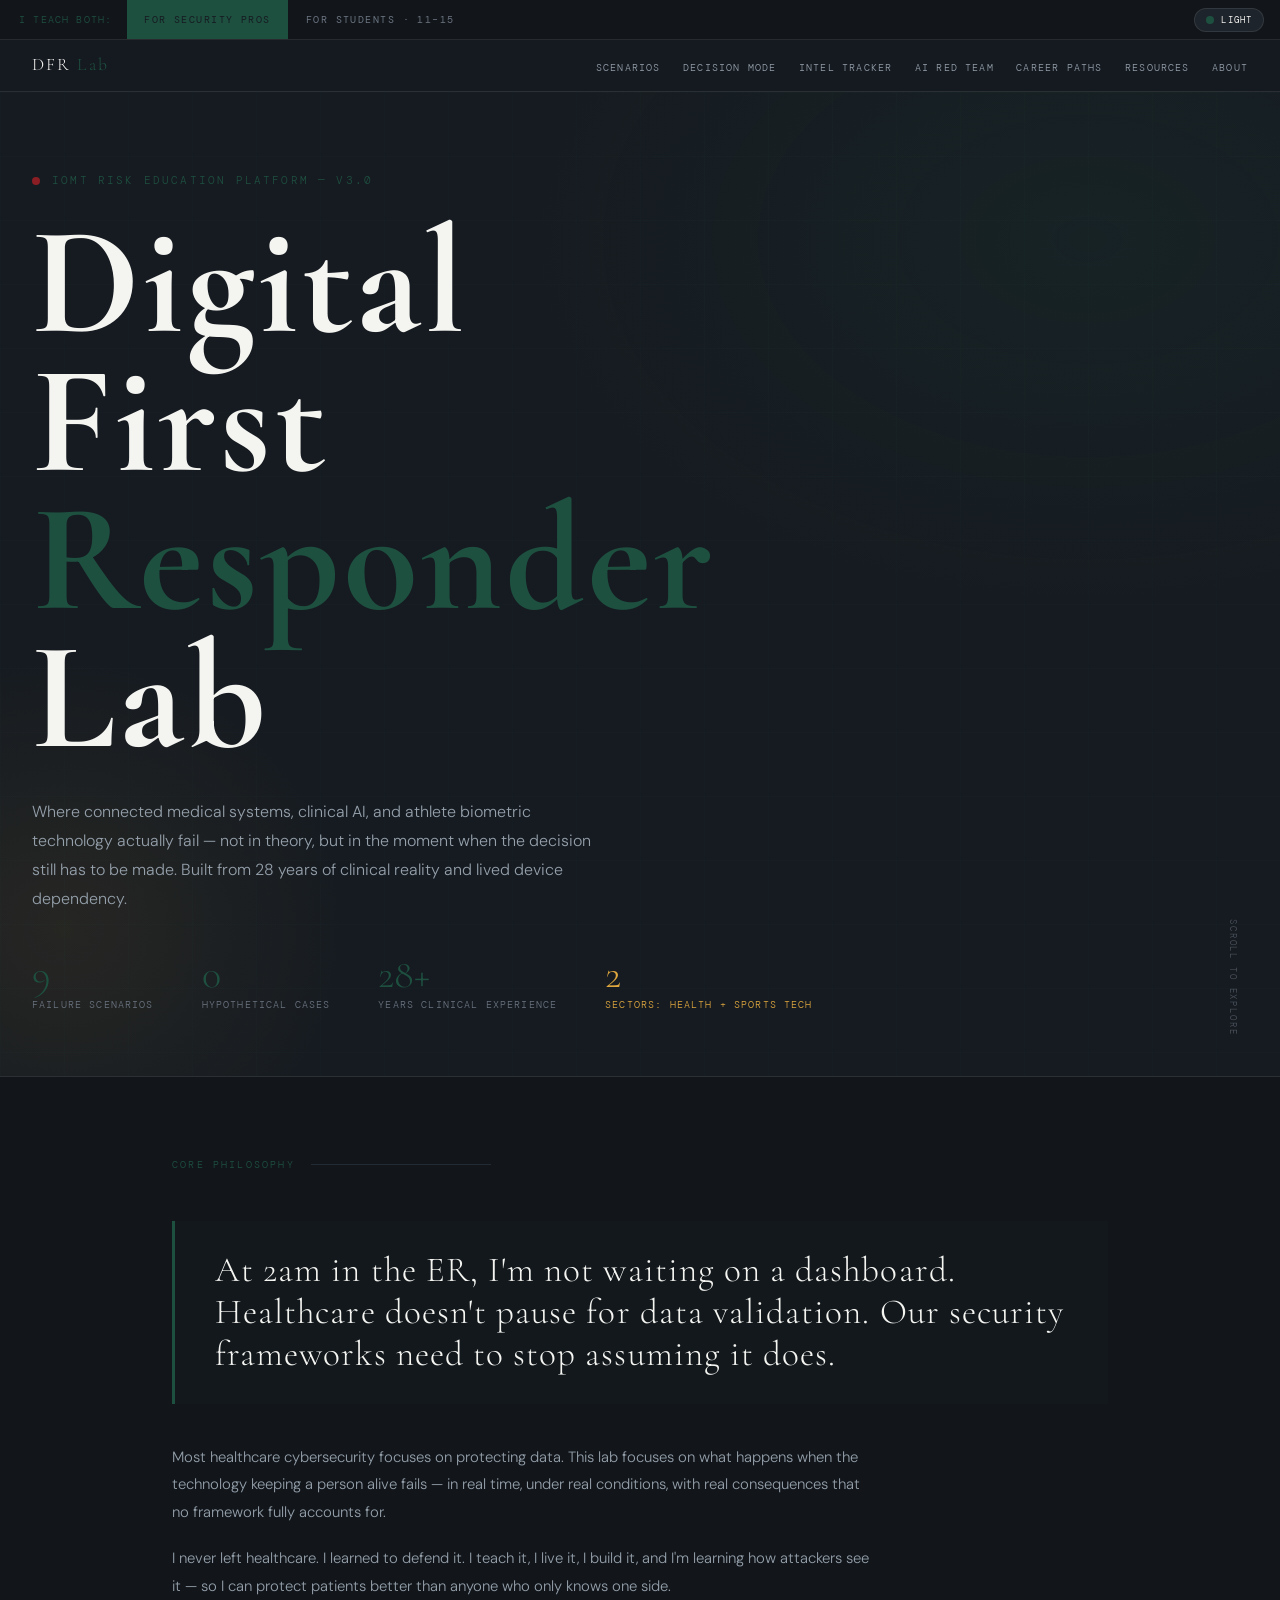
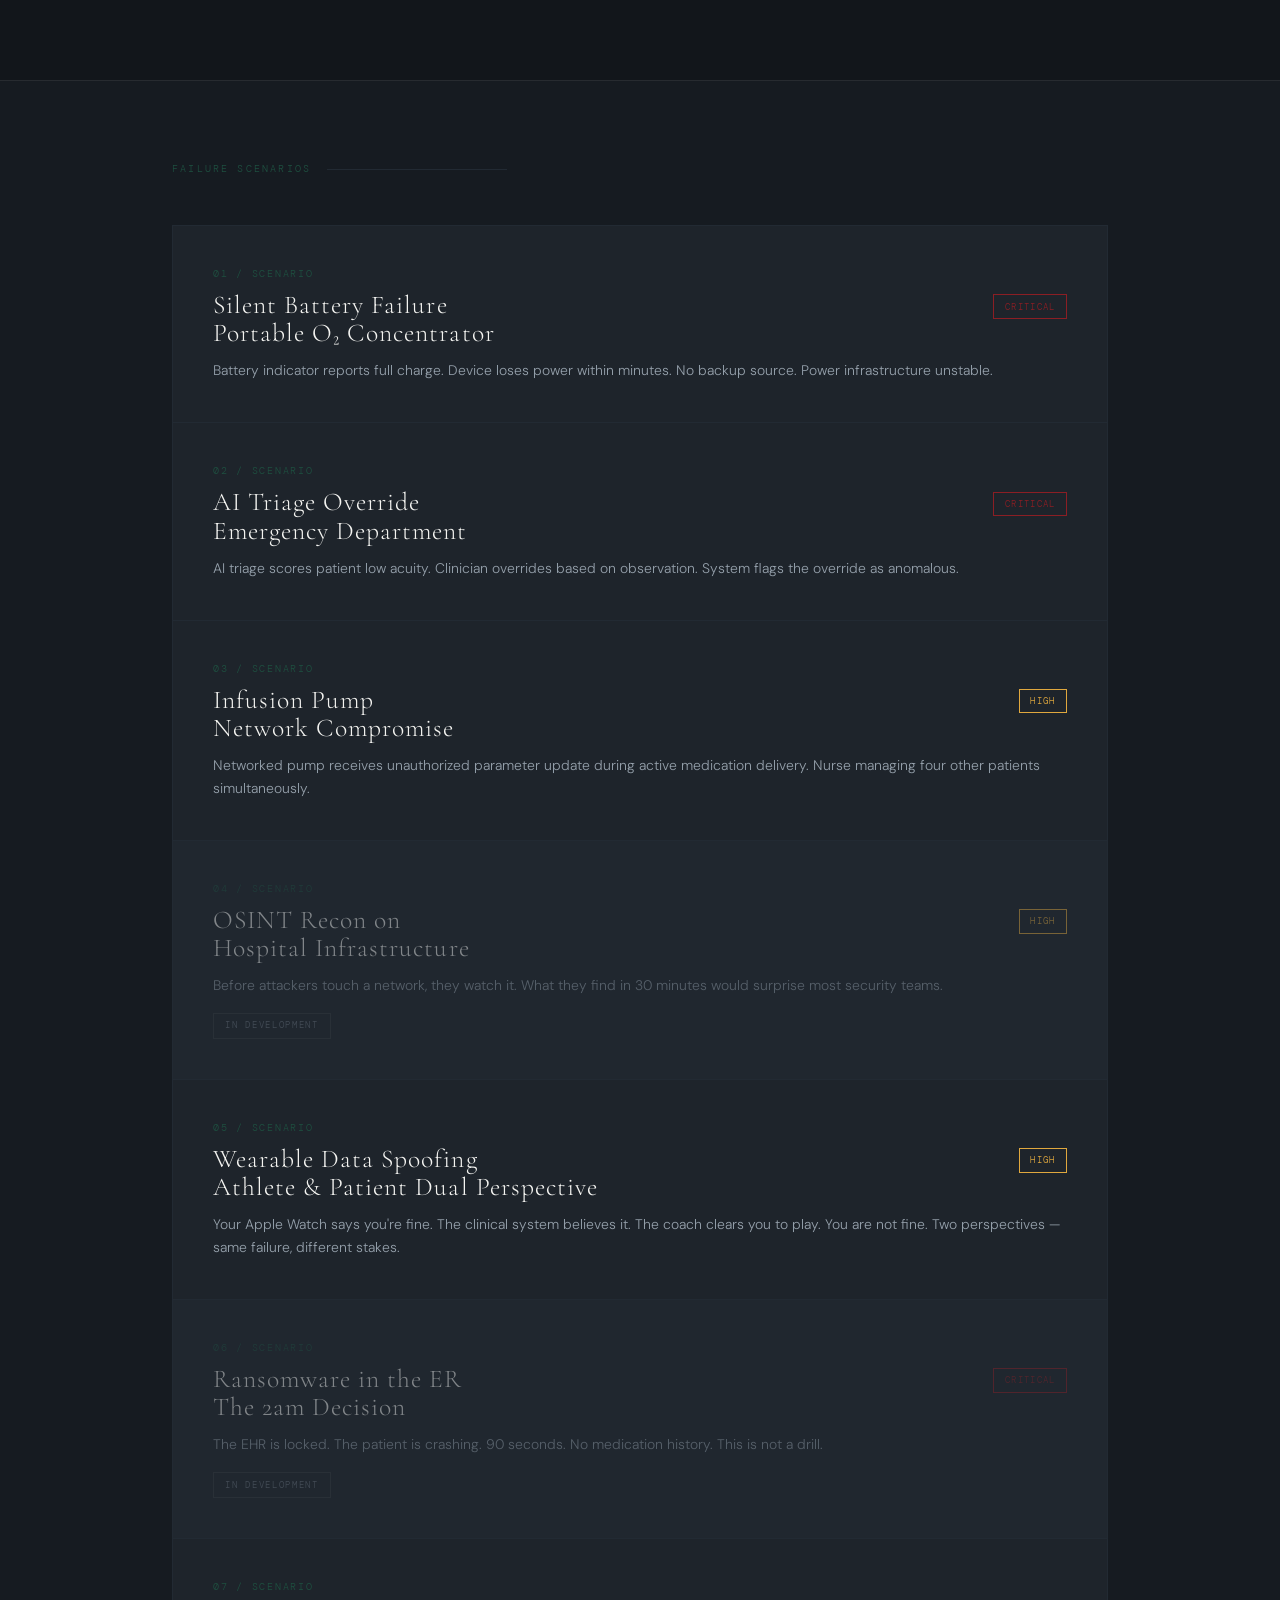
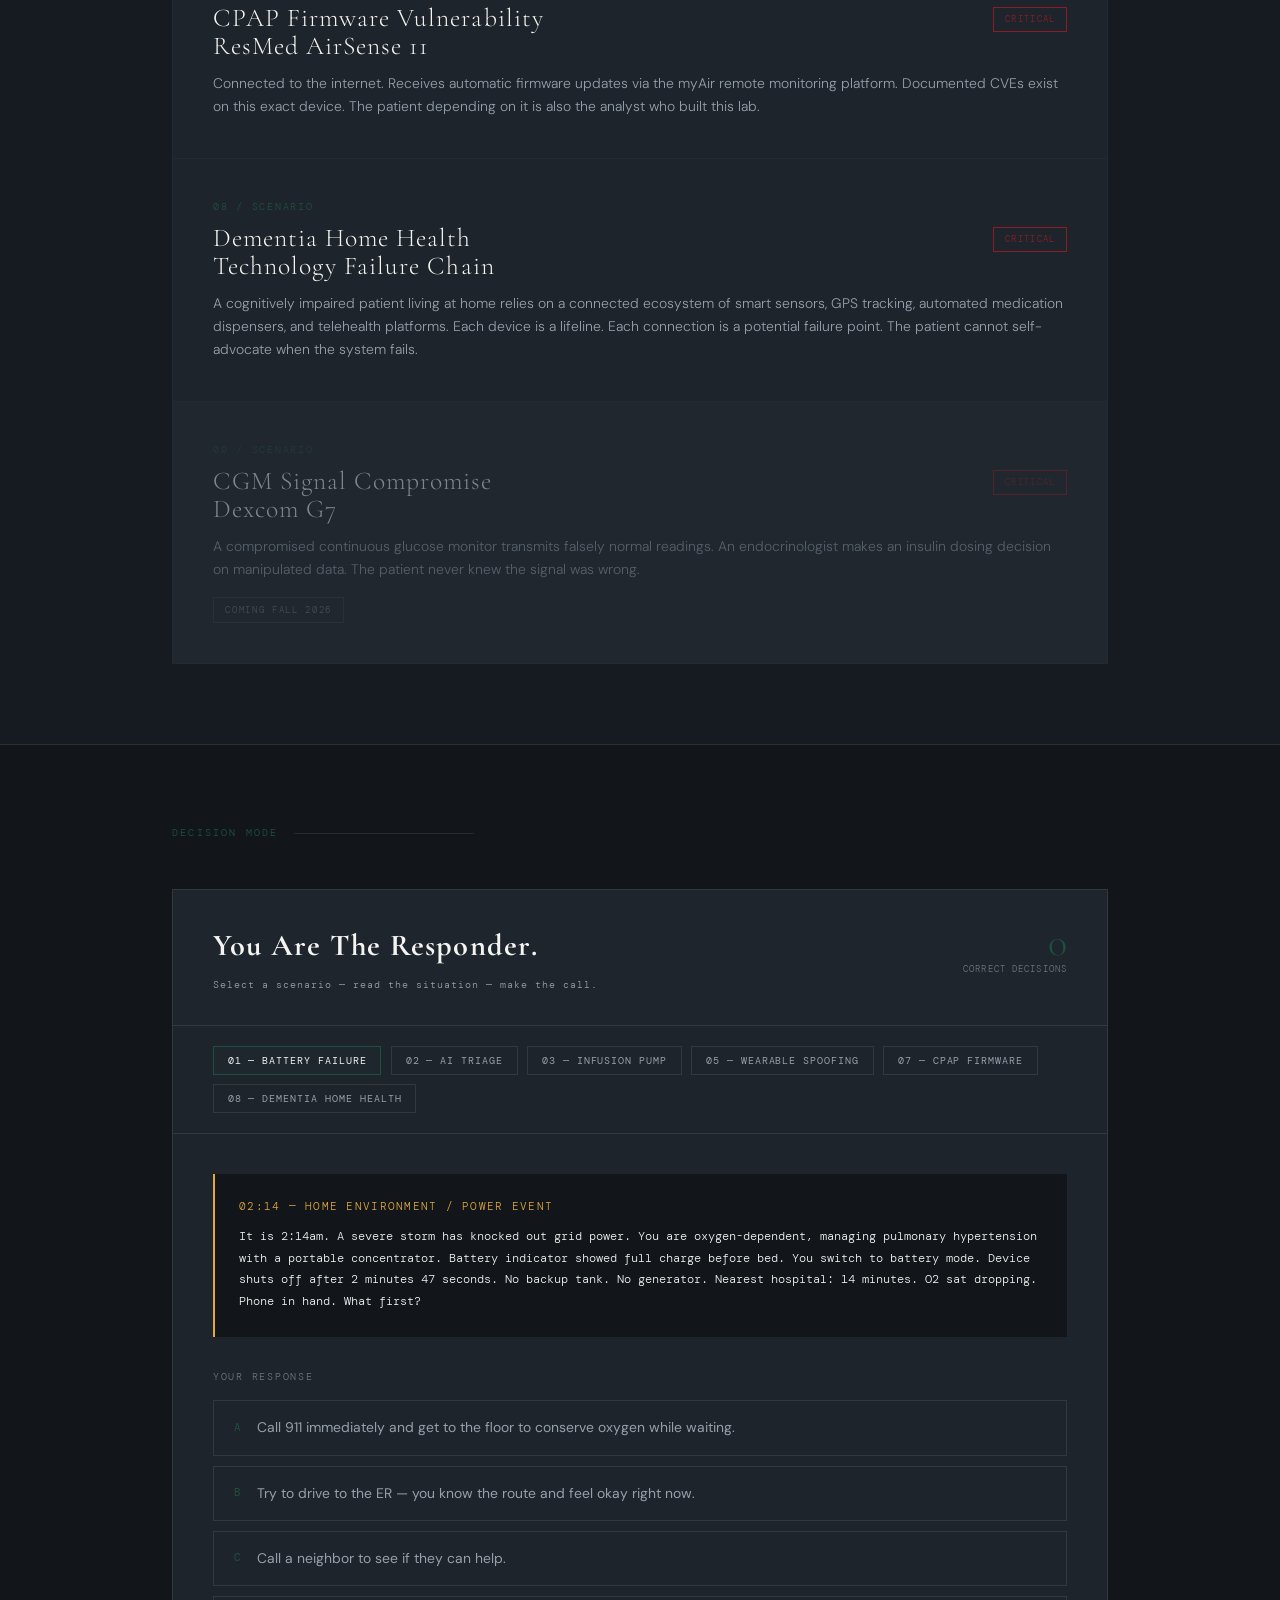
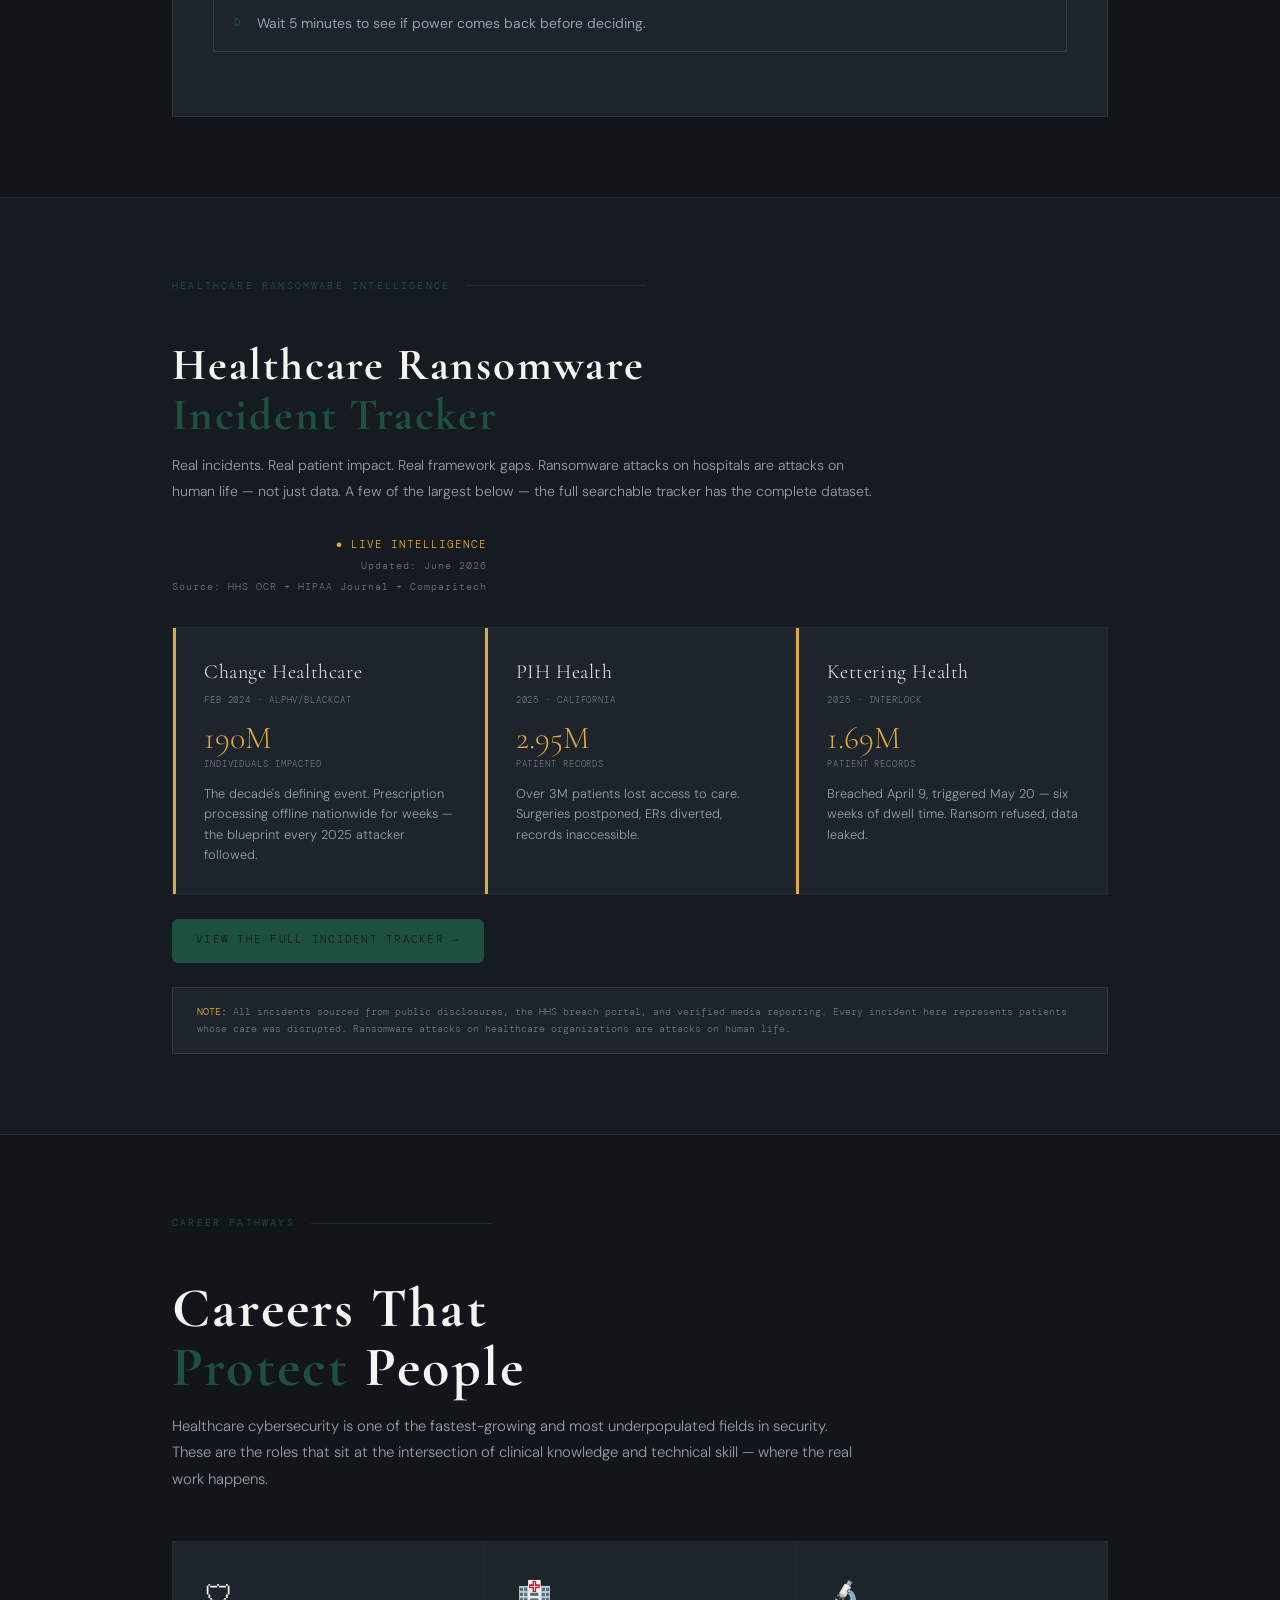
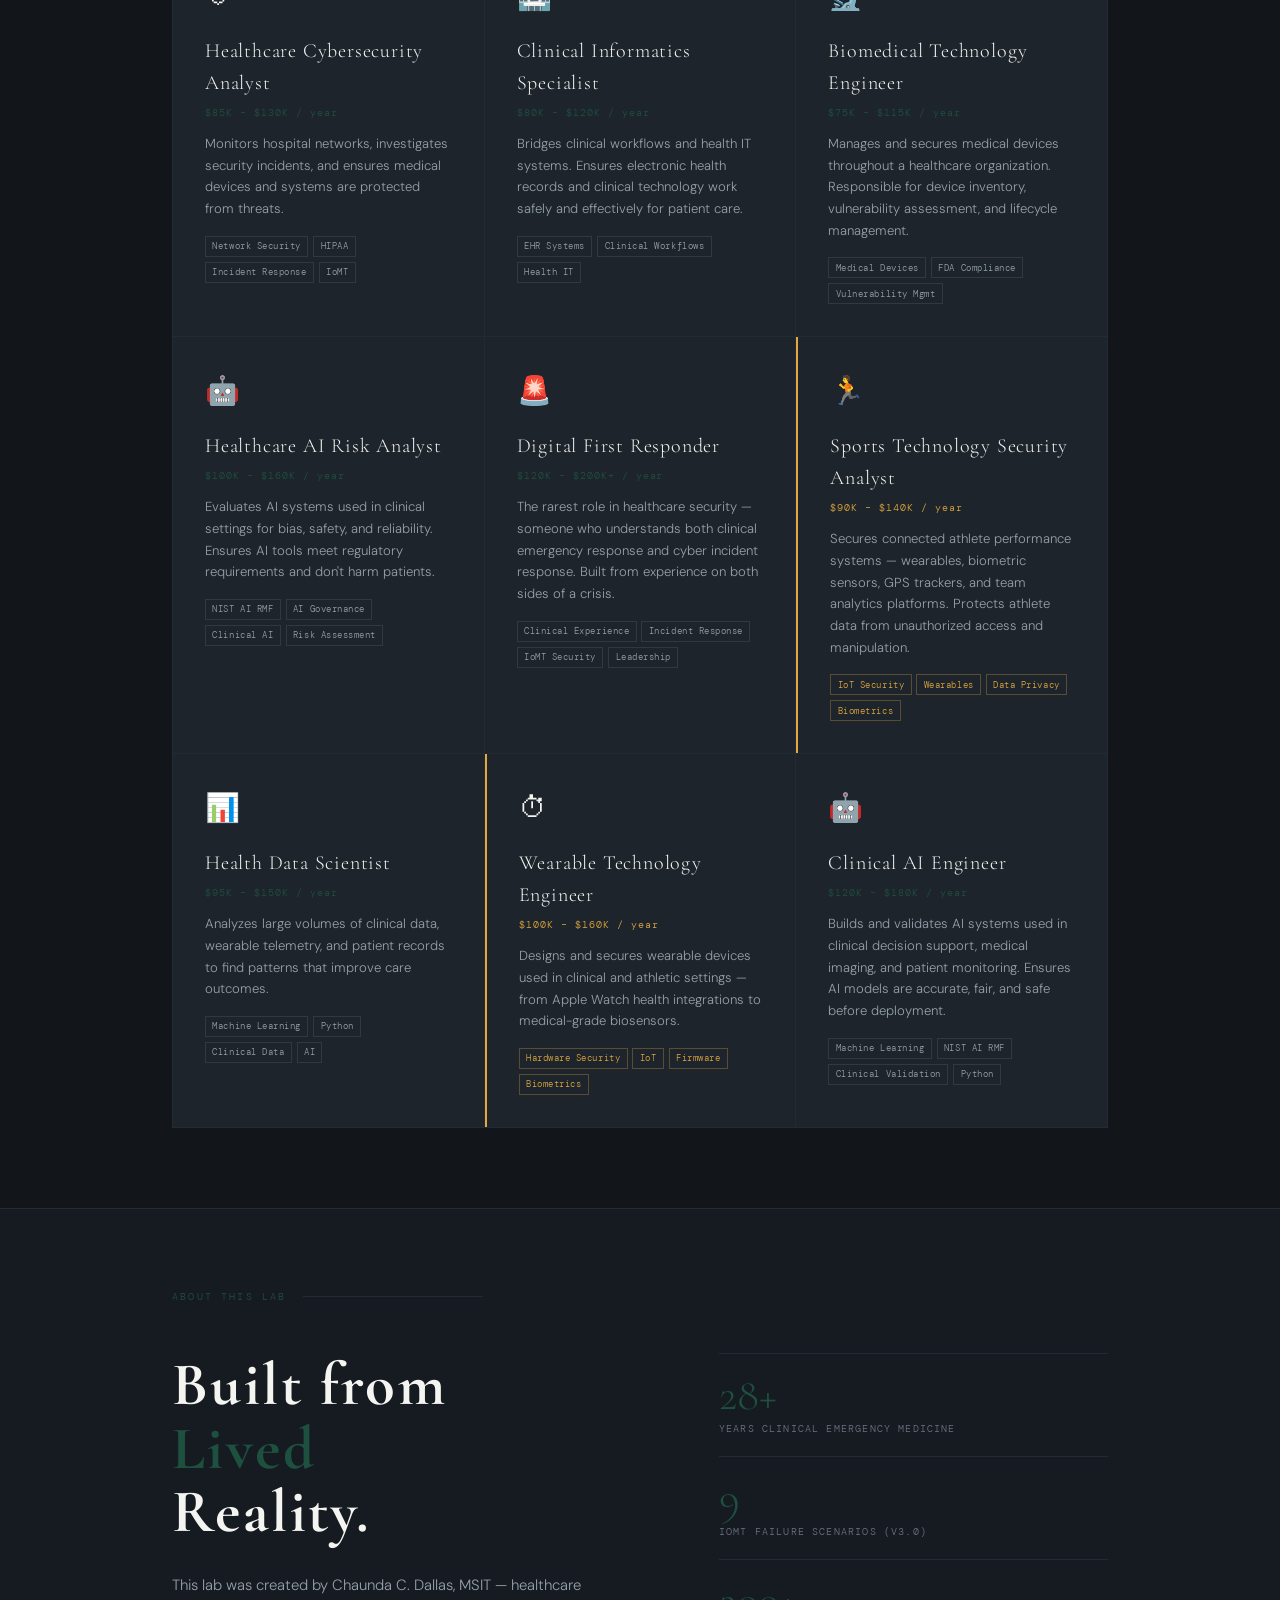
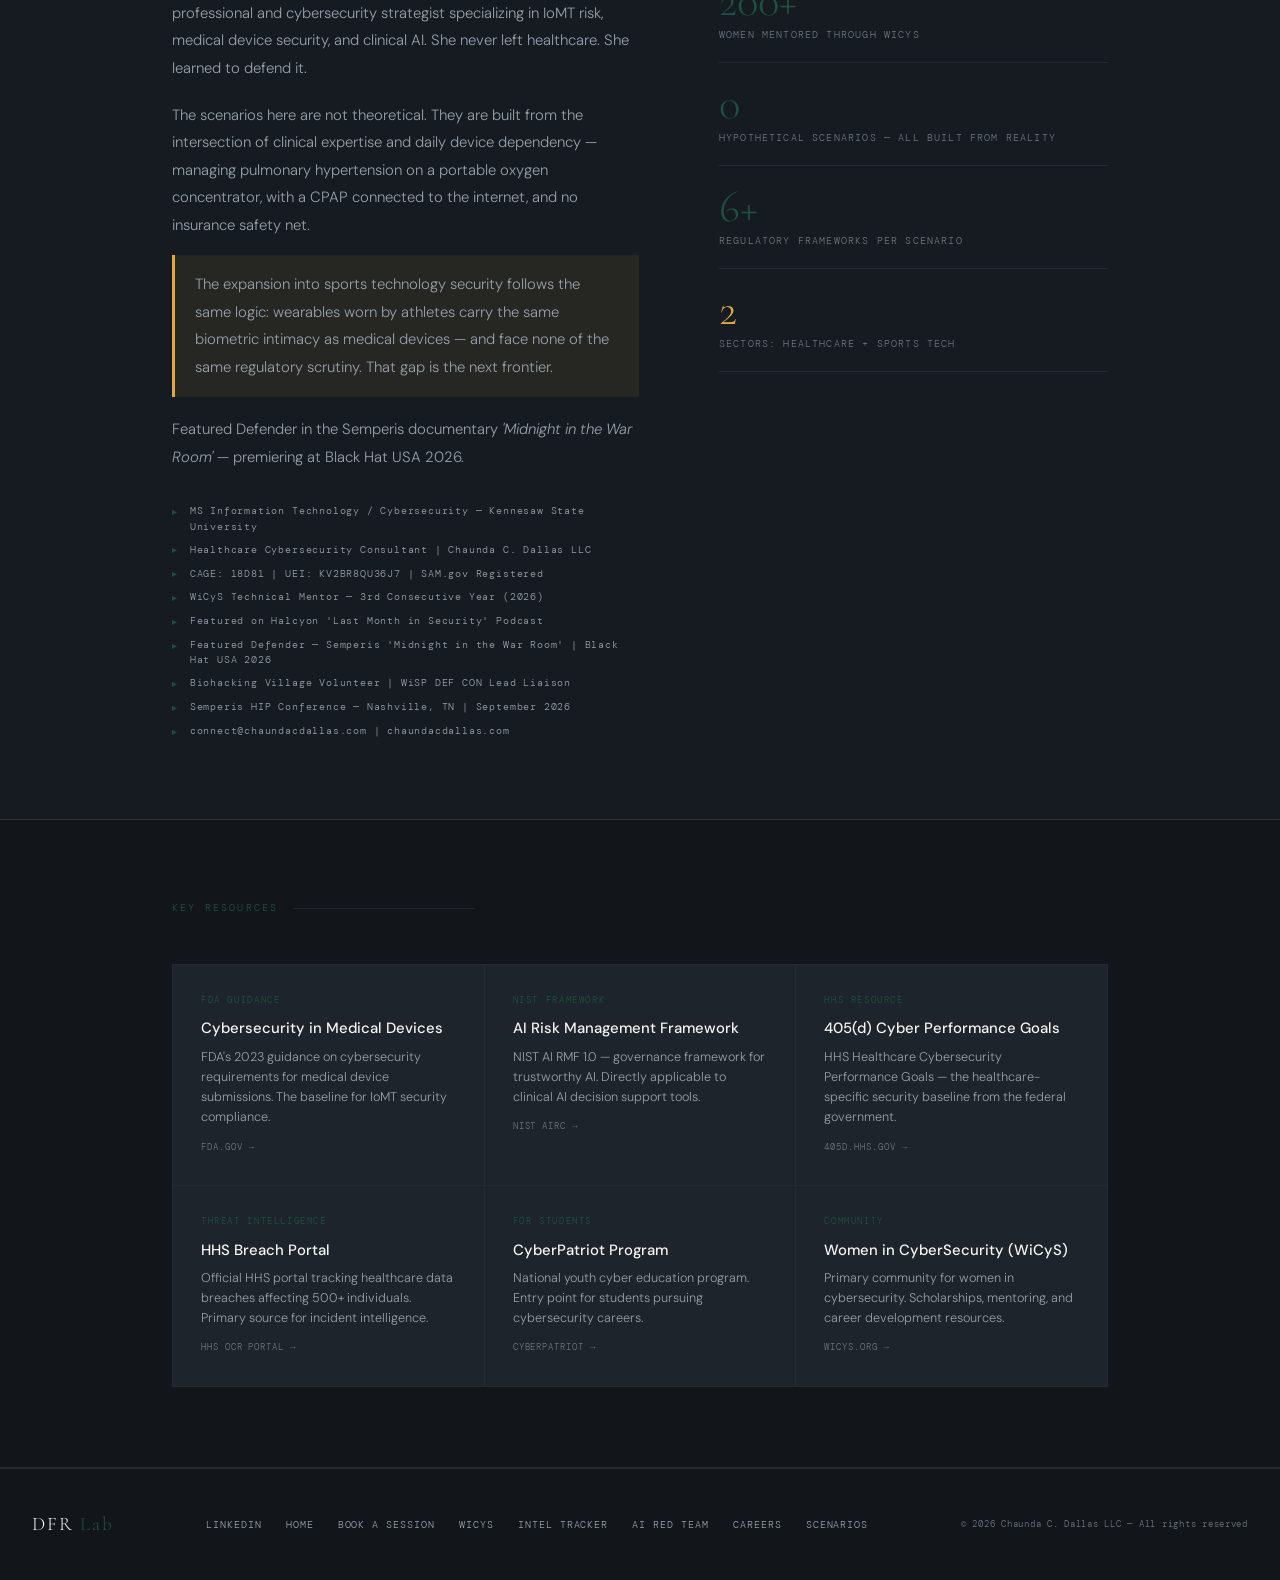
<file: index.html>
<!DOCTYPE html>
<html lang="en" data-theme="dark">
<head>
  <meta charset="UTF-8" />
  <meta name="viewport" content="width=device-width, initial-scale=1.0" />
  <title>Digital First Responder Lab | Chaunda C. Dallas</title>
  <meta name="description" content="Healthcare Cybersecurity Strategist specializing in IoMT, Medical Device Security, Clinical AI Risk, and AI Red Teaming for healthcare. Featured Defender — Midnight in the War Room, Black Hat USA 2026.">
  <link rel="preconnect" href="https://fonts.googleapis.com">
  <link rel="preconnect" href="https://fonts.gstatic.com" crossorigin>
  <link href="https://fonts.googleapis.com/css2?family=Cormorant+Garamond:wght@400;600;700&family=DM+Sans:wght@300;400;500;700&family=DM+Mono:wght@400;500&display=swap" rel="stylesheet">
  <link rel="stylesheet" href="styles.css" />
  <style>
   
    *,*::before,*::after{box-sizing:border-box;margin:0;padding:0;}
    html{scroll-behavior:smooth;}
    body{background:var(--bg);color:var(--text);font-family:var(--sans);font-weight:300;line-height:1.6;overflow-x:hidden;transition:background .25s,color .25s;}
    a{color:inherit;}
    ::selection{background:var(--emerald);color:var(--bg);}

    .mode-bar{position:fixed;top:0;left:0;right:0;z-index:200;background:var(--bg-2);border-bottom:1px solid var(--border);display:flex;align-items:center;justify-content:space-between;height:40px;padding:0 1rem;}
    .mode-group{display:flex;align-items:center;height:100%;}
    .mode-tag{font-family:var(--mono);font-size:0.6rem;letter-spacing:0.12em;text-transform:uppercase;color:var(--emerald);padding:0 0.9rem 0 0.2rem;white-space:nowrap;}
    @media(max-width:600px){.mode-tag{display:none;}}
    .mode-btn{font-family:var(--mono);font-size:0.6rem;letter-spacing:0.15em;text-transform:uppercase;padding:0 1.1rem;height:100%;border:none;background:transparent;color:var(--faint);cursor:pointer;transition:all 0.2s;}
    .mode-btn.active{background:var(--emerald);color:var(--bg);}
    .mode-btn:hover:not(.active){color:var(--text);}
    .theme-toggle{display:flex;align-items:center;gap:7px;background:var(--surface);border:1px solid var(--border);color:var(--text);border-radius:999px;padding:5px 11px;font-family:var(--mono);font-size:0.58rem;letter-spacing:0.12em;cursor:pointer;text-transform:uppercase;}
    .theme-toggle:hover{border-color:var(--emerald);}
    .theme-toggle .dot{width:8px;height:8px;border-radius:50%;background:var(--emerald);}

    nav{position:sticky;top:40px;z-index:100;background:color-mix(in srgb,var(--bg) 92%,transparent);backdrop-filter:blur(16px);border-bottom:1px solid var(--border);padding:0 2rem;display:flex;align-items:center;justify-content:space-between;height:52px;}
    .nav-brand{font-family:var(--display);font-size:1.1rem;letter-spacing:0.12em;}
    .nav-brand span{color:var(--green);}
    .nav-links{display:flex;gap:1.4rem;list-style:none;}
    .nav-links a{font-family:var(--mono);font-size:0.62rem;color:var(--dim);text-decoration:none;letter-spacing:0.12em;text-transform:uppercase;transition:color 0.2s;}
    .nav-links a:hover{color:var(--emerald);}

    .student-only{display:none;} .pro-only{display:block;}
    body.student-mode .student-only{display:block;}
    body.student-mode .pro-only{display:none;}

    header{position:relative;min-height:100vh;display:flex;flex-direction:column;justify-content:flex-end;padding:5rem 2rem 4rem;overflow:hidden;border-bottom:1px solid var(--border);margin-top:40px;}
    .hero-bg{position:absolute;inset:0;background:radial-gradient(ellipse 70% 60% at 85% 15%,color-mix(in srgb,var(--emerald) 14%,transparent) 0%,transparent 62%),radial-gradient(ellipse 40% 50% at 5% 85%,color-mix(in srgb,var(--amber) 8%,transparent) 0%,transparent 55%),var(--bg);}
    .hero-grid{position:absolute;inset:0;background-image:linear-gradient(color-mix(in srgb,var(--emerald) 6%,transparent) 1px,transparent 1px),linear-gradient(90deg,color-mix(in srgb,var(--emerald) 6%,transparent) 1px,transparent 1px);background-size:64px 64px;}
    .hero-content{position:relative;z-index:1;max-width:960px;}
    .eyebrow{font-family:var(--mono);font-size:0.68rem;letter-spacing:0.2em;color:var(--emerald);text-transform:uppercase;margin-bottom:1.5rem;display:flex;align-items:center;gap:0.75rem;}
    .pulse{display:inline-block;width:8px;height:8px;background:var(--crimson);border-radius:50%;animation:pulse 2s infinite;}
    @keyframes pulse{0%,100%{opacity:1;transform:scale(1);}50%{opacity:0.5;transform:scale(0.7);}}
    h1{font-family:var(--display);font-size:clamp(4rem,12vw,10rem);line-height:0.9;letter-spacing:0.02em;margin-bottom:2rem;}
    .accent{color:var(--emerald);}
    .hero-desc{font-size:1rem;color:var(--dim);max-width:580px;line-height:1.8;margin-bottom:2.5rem;}
    .hero-stats{display:flex;gap:3rem;flex-wrap:wrap;}
    .stat-num{font-family:var(--display);font-size:2.5rem;color:var(--emerald);line-height:1;}
    .stat-lbl{font-family:var(--mono);font-size:0.6rem;color:var(--faint);letter-spacing:0.12em;text-transform:uppercase;margin-top:0.2rem;}
    .scroll-cue{position:absolute;bottom:2.5rem;right:2.5rem;writing-mode:vertical-rl;font-family:var(--mono);font-size:0.58rem;color:var(--faint);letter-spacing:0.2em;text-transform:uppercase;z-index:1;opacity:.6;}

    section{position:relative;}
    .container{max-width:1000px;margin:0 auto;padding:5rem 2rem;}
    .eyebrow-section{font-family:var(--mono);font-size:0.62rem;letter-spacing:0.22em;color:var(--emerald);text-transform:uppercase;margin-bottom:3rem;display:flex;align-items:center;gap:1rem;}
    .eyebrow-section::after{content:'';flex:1;height:1px;background:var(--line);max-width:180px;}

    #philosophy{background:var(--bg-2);border-bottom:1px solid var(--border);}
    .statement{border-left:3px solid var(--emerald);padding:1.75rem 2.5rem;margin-bottom:2.5rem;background:color-mix(in srgb,var(--emerald) 4%,transparent);}
    .statement p{font-family:var(--display);font-size:clamp(1.4rem,3vw,2.2rem);line-height:1.2;letter-spacing:0.03em;}
    .body-text{font-size:0.93rem;color:var(--dim);line-height:1.85;max-width:700px;}
    .body-text + .body-text{margin-top:1.2rem;}
    .explainer-grid{display:grid;grid-template-columns:repeat(3,1fr);gap:1px;background:var(--line);border:1px solid var(--line);margin-top:2rem;}
    .explainer-card{background:var(--surface);padding:1.75rem;}
    .explainer-icon{font-size:2rem;margin-bottom:1rem;}
    .explainer-title{font-family:var(--display);font-size:1.2rem;letter-spacing:0.04em;margin-bottom:0.5rem;color:var(--text);}
    .explainer-desc{font-size:0.83rem;color:var(--dim);line-height:1.65;}

    /* student boxes (audience switch, palette unchanged) */
    .s-box{background:var(--surface-2);border:1px solid var(--border);border-left:2px solid var(--emerald);padding:1.25rem;margin-top:1rem;}
    .s-box-h{font-family:var(--mono);font-size:0.6rem;letter-spacing:0.15em;color:var(--emerald);text-transform:uppercase;margin-bottom:0.75rem;}
    .s-box p{font-size:0.88rem;color:var(--dim);line-height:1.7;}
    .student-banner{background:var(--surface-2);border:1px solid var(--border);border-left:3px solid var(--emerald);padding:2rem 2.5rem;margin-bottom:3rem;display:none;}
    body.student-mode .student-banner{display:block;}
    .student-banner h3{font-family:var(--display);font-size:1.5rem;letter-spacing:0.06em;color:var(--emerald);margin-bottom:0.5rem;}
    .student-banner p{font-size:0.9rem;color:var(--dim);line-height:1.7;}

    #scenarios{background:var(--bg);border-bottom:1px solid var(--border);}
    .scenarios-grid{display:grid;gap:1px;background:var(--line);border:1px solid var(--line);}
    .scenario-card{background:var(--surface);padding:2.5rem;cursor:pointer;transition:background 0.25s;position:relative;}
    .scenario-card::before{content:'';position:absolute;left:0;top:0;bottom:0;width:3px;background:var(--emerald);transform:scaleY(0);transition:transform 0.35s ease;transform-origin:bottom;}
    .scenario-card:hover{background:var(--surface-3);}
    .scenario-card:hover::before,.scenario-card.active::before{transform:scaleY(1);}
    .scenario-card.active{background:var(--surface-3);}
    .scenario-card.coming-soon{opacity:0.45;cursor:default;pointer-events:none;}
    .cs-badge{display:inline-block;margin-top:1rem;font-family:var(--mono);font-size:0.58rem;letter-spacing:0.18em;text-transform:uppercase;color:var(--faint);border:1px solid var(--border);padding:0.28rem 0.7rem;}
    .scenario-num{font-family:var(--mono);font-size:0.6rem;color:var(--emerald);letter-spacing:0.18em;margin-bottom:0.6rem;}
    .scenario-header{display:flex;align-items:flex-start;justify-content:space-between;gap:1rem;margin-bottom:0.75rem;}
    .scenario-title{font-family:var(--display);font-size:1.6rem;letter-spacing:0.04em;line-height:1.1;}
    .sev{font-family:var(--mono);font-size:0.56rem;letter-spacing:0.15em;padding:0.26rem 0.65rem;border:1px solid;text-transform:uppercase;white-space:nowrap;flex-shrink:0;margin-top:0.2rem;}
    .sev.critical{color:var(--crimson);border-color:var(--crimson);}
    .sev.high{color:var(--brass);border-color:var(--brass);}
    .scenario-desc{font-size:0.87rem;color:var(--dim);line-height:1.65;}
    .student-desc{display:none;font-size:0.95rem;color:var(--dim);line-height:1.7;margin-top:0.5rem;background:var(--surface-2);border-left:2px solid var(--emerald);padding:0.75rem 1rem;}
    body.student-mode .student-desc{display:block;}
    body.student-mode .scenario-desc{display:none;}
    .scenario-detail{display:none;margin-top:2rem;padding-top:2rem;border-top:1px solid var(--line);animation:fadeUp 0.3s ease;}
    .scenario-card.active .scenario-detail{display:block;}
    @keyframes fadeUp{from{opacity:0;transform:translateY(8px);}to{opacity:1;transform:translateY(0);}}
    .sport-bridge{background:color-mix(in srgb,var(--brass) 9%,transparent);border:1px solid color-mix(in srgb,var(--brass) 28%,transparent);padding:1.25rem 1.5rem;margin-bottom:1.5rem;}
    .sport-bridge-label{font-family:var(--mono);font-size:0.6rem;letter-spacing:0.18em;color:var(--brass);text-transform:uppercase;margin-bottom:0.6rem;}
    .sport-bridge p{font-size:0.88rem;color:var(--text);line-height:1.7;margin:0;}
    .detail-grid{display:grid;grid-template-columns:1fr 1fr;gap:2rem;margin-bottom:2rem;}
    .detail-block h4{font-family:var(--mono);font-size:0.6rem;letter-spacing:0.18em;color:var(--emerald);text-transform:uppercase;margin-bottom:1rem;}
    .chain-step{display:flex;gap:1rem;padding:0.65rem 0;position:relative;}
    .chain-step:not(:last-child)::after{content:'';position:absolute;left:10px;top:1.8rem;bottom:-0.2rem;width:1px;background:var(--line);}
    .step-dot{width:22px;height:22px;border-radius:50%;border:1px solid var(--border);background:var(--surface);display:flex;align-items:center;justify-content:center;font-family:var(--mono);font-size:0.56rem;color:var(--emerald);flex-shrink:0;margin-top:0.1rem;}
    .step-text{font-size:0.84rem;color:var(--dim);line-height:1.5;}
    .step-text strong{color:var(--text);font-weight:500;}
    .step-plain{display:none;font-size:0.9rem;color:var(--dim);line-height:1.55;}
    body.student-mode .step-plain{display:block;}
    body.student-mode .step-text{display:none;}
    .fw-box{background:var(--surface-2);border:1px solid var(--border);padding:1.25rem;}
    .fw-tags{display:flex;flex-wrap:wrap;gap:0.4rem;margin-top:0.75rem;}
    .fw-tag{font-family:var(--mono);font-size:0.58rem;color:var(--brass);border:1px solid color-mix(in srgb,var(--brass) 28%,transparent);padding:0.2rem 0.5rem;}
    .what-should-exist{background:color-mix(in srgb,var(--emerald) 4%,transparent);border-left:2px solid var(--emerald);padding:1.25rem 1.5rem;margin-top:1.5rem;}
    .what-should-exist h4{font-family:var(--mono);font-size:0.6rem;letter-spacing:0.18em;color:var(--emerald);text-transform:uppercase;margin-bottom:0.75rem;}
    .what-should-exist p{font-size:0.85rem;color:var(--dim);line-height:1.7;}
    .device-explainer{display:none;margin-top:1.5rem;background:var(--surface-2);border:1px solid var(--border);border-left:2px solid var(--emerald);padding:1.25rem;}
    body.student-mode .device-explainer{display:block;}
    .device-explainer h4{font-family:var(--mono);font-size:0.6rem;letter-spacing:0.15em;color:var(--emerald);text-transform:uppercase;margin-bottom:0.75rem;}
    .device-explainer p{font-size:0.87rem;color:var(--dim);line-height:1.7;}

    #decision{background:var(--bg-2);border-bottom:1px solid var(--border);}
    .decision-shell{border:1px solid var(--border);background:var(--surface);}
    .decision-head{padding:2rem 2.5rem;border-bottom:1px solid var(--border);background:color-mix(in srgb,var(--emerald) 3%,transparent);display:flex;align-items:flex-start;justify-content:space-between;gap:2rem;flex-wrap:wrap;}
    .decision-head h2{font-family:var(--display);font-size:1.9rem;letter-spacing:0.04em;margin-bottom:0.4rem;}
    .decision-head p{font-family:var(--mono);font-size:0.63rem;color:var(--dim);letter-spacing:0.1em;}
    .score-num{font-family:var(--display);font-size:2.5rem;color:var(--emerald);line-height:1;text-align:right;}
    .score-lbl{font-family:var(--mono);font-size:0.58rem;color:var(--faint);letter-spacing:0.12em;text-transform:uppercase;}
    .scene-bar{padding:1.25rem 2.5rem;border-bottom:1px solid var(--border);display:flex;gap:0.6rem;flex-wrap:wrap;}
    .scene-btn{font-family:var(--mono);font-size:0.6rem;letter-spacing:0.1em;text-transform:uppercase;padding:0.42rem 0.85rem;border:1px solid var(--border);background:transparent;color:var(--dim);cursor:pointer;transition:all 0.2s;}
    .scene-btn:hover,.scene-btn.active{border-color:var(--emerald);color:var(--text);background:color-mix(in srgb,var(--emerald) 8%,transparent);}
    .decision-body{padding:2.5rem;}
    .situation{background:var(--bg-2);border-left:2px solid var(--amber);padding:1.5rem;margin-bottom:2rem;font-family:var(--mono);font-size:0.78rem;color:var(--text);line-height:1.75;}
    .situation .ts{color:var(--amber);font-size:0.66rem;margin-bottom:0.6rem;letter-spacing:0.12em;display:block;}
    .choices-lbl{font-family:var(--mono);font-size:0.6rem;letter-spacing:0.18em;color:var(--faint);text-transform:uppercase;margin-bottom:1rem;}
    .choice-list{display:flex;flex-direction:column;gap:0.6rem;margin-bottom:1.5rem;}
    .choice-btn{display:flex;align-items:flex-start;gap:1rem;padding:1rem 1.25rem;border:1px solid var(--border);background:transparent;color:var(--dim);cursor:pointer;text-align:left;font-family:var(--sans);font-size:0.87rem;line-height:1.55;transition:all 0.2s;width:100%;}
    .choice-btn:hover:not(:disabled){border-color:var(--emerald);color:var(--text);background:color-mix(in srgb,var(--emerald) 5%,transparent);}
    .choice-btn:disabled{cursor:default;}
    .choice-btn.correct{border-color:var(--emerald);background:color-mix(in srgb,var(--emerald) 12%,transparent);color:var(--text);}
    .choice-btn.wrong{border-color:var(--crimson);background:color-mix(in srgb,var(--crimson) 9%,transparent);color:var(--text);}
    .choice-btn.reveal{border-color:var(--emerald);background:color-mix(in srgb,var(--emerald) 6%,transparent);}
    .choice-letter{font-family:var(--mono);font-size:0.66rem;color:var(--emerald);flex-shrink:0;margin-top:0.15rem;}
    .feedback{display:none;padding:1.5rem;border:1px solid var(--border);background:var(--bg-2);animation:fadeUp 0.3s ease;}
    .feedback.show{display:block;}
    .fb-status{font-family:var(--mono);font-size:0.6rem;letter-spacing:0.18em;text-transform:uppercase;margin-bottom:0.75rem;}
    .feedback.correct .fb-status{color:var(--emerald);}
    .feedback.wrong .fb-status{color:var(--crimson);}
    .fb-text{font-size:0.87rem;color:var(--dim);line-height:1.75;}
    .fb-clinical{margin-top:1rem;padding-top:1rem;border-top:1px solid var(--line);font-family:var(--mono);font-size:0.7rem;color:var(--faint);line-height:1.65;}
    .fb-student-tip{display:none;margin-top:1rem;padding:0.75rem 1rem;background:color-mix(in srgb,var(--emerald) 6%,transparent);border-left:2px solid var(--emerald);font-size:0.88rem;color:var(--dim);line-height:1.65;}
    body.student-mode .fb-student-tip{display:block;}
    body.student-mode .fb-clinical{display:none;}
    .reset-btn{margin-top:1.5rem;font-family:var(--mono);font-size:0.6rem;letter-spacing:0.15em;text-transform:uppercase;padding:0.52rem 1.05rem;border:1px solid var(--border);background:transparent;color:var(--dim);cursor:pointer;transition:all 0.2s;}
    .reset-btn:hover{border-color:var(--emerald);color:var(--text);}

    /* tracker teaser */
    #tracker{background:var(--bg);border-bottom:1px solid var(--border);}
    .tracker-hdr{display:flex;align-items:flex-start;justify-content:space-between;gap:2rem;margin-bottom:2rem;flex-wrap:wrap;}
    .tracker-hdr h2{font-family:var(--display);font-size:clamp(1.8rem,4vw,2.8rem);letter-spacing:0.04em;line-height:1.1;}
    .tracker-hdr h2 span{color:var(--green);}
    .tracker-meta{font-family:var(--mono);font-size:0.63rem;color:var(--faint);letter-spacing:0.1em;text-align:right;}
    .tracker-meta .live{color:var(--amber);margin-bottom:0.3rem;font-size:0.68rem;}
    .teaser-grid{display:grid;grid-template-columns:repeat(3,1fr);gap:1px;background:var(--line);border:1px solid var(--line);margin-bottom:1.5rem;}
    .teaser-card{background:var(--surface);padding:1.75rem;border-left:3px solid var(--amber);}
    .teaser-org{font-family:var(--display);font-size:1.25rem;letter-spacing:0.03em;margin-bottom:0.3rem;}
    .teaser-meta{font-family:var(--mono);font-size:0.56rem;letter-spacing:0.1em;text-transform:uppercase;color:var(--faint);margin-bottom:0.9rem;}
    .teaser-num{font-family:var(--display);font-size:2rem;color:var(--amber);line-height:1;}
    .teaser-num-lbl{font-family:var(--mono);font-size:0.56rem;letter-spacing:0.1em;text-transform:uppercase;color:var(--faint);margin-top:0.2rem;margin-bottom:0.8rem;}
    .teaser-desc{font-size:0.8rem;color:var(--dim);line-height:1.6;}
    .tracker-cta{display:inline-flex;align-items:center;gap:0.6rem;font-family:var(--mono);font-size:0.66rem;letter-spacing:0.12em;text-transform:uppercase;color:var(--bg);background:var(--emerald);text-decoration:none;padding:0.85rem 1.5rem;border-radius:6px;transition:opacity .2s;}
    .tracker-cta:hover{opacity:0.88;}
    .tracker-note{margin-top:1.5rem;padding:1rem 1.5rem;border:1px solid var(--border);background:var(--surface);font-family:var(--mono);font-size:0.63rem;color:var(--faint);line-height:1.65;}
    .tracker-note span{color:var(--amber);}

    #careers{background:var(--bg-2);border-bottom:1px solid var(--border);}
    .careers-intro{max-width:680px;margin-bottom:3rem;}
    .careers-intro h2{font-family:var(--display);font-size:clamp(2rem,5vw,3.5rem);letter-spacing:0.04em;line-height:1.05;margin-bottom:1rem;}
    .careers-intro h2 span{color:var(--emerald);}
    .careers-intro p{font-size:0.93rem;color:var(--dim);line-height:1.8;}
    .careers-grid{display:grid;grid-template-columns:repeat(3,1fr);gap:1px;background:var(--line);border:1px solid var(--line);}
    .career-card{background:var(--surface);padding:2rem;transition:background 0.2s;}
    .career-card:hover{background:var(--surface-3);}
    .career-card.sport-highlight{border-left:2px solid var(--brass);}
    .career-icon{font-size:1.75rem;margin-bottom:1rem;}
    .career-title{font-family:var(--display);font-size:1.25rem;letter-spacing:0.04em;margin-bottom:0.4rem;color:var(--text);}
    .career-salary{font-family:var(--mono);font-size:0.62rem;color:var(--emerald);letter-spacing:0.1em;margin-bottom:0.75rem;}
    .career-card.sport-highlight .career-salary{color:var(--brass);}
    .career-desc{font-size:0.82rem;color:var(--dim);line-height:1.65;margin-bottom:1rem;}
    .career-skills{display:flex;flex-wrap:wrap;gap:0.3rem;}
    .skill-tag{font-family:var(--mono);font-size:0.56rem;color:var(--dim);border:1px solid var(--border);padding:0.15rem 0.4rem;letter-spacing:0.06em;}
    .career-card.sport-highlight .skill-tag{color:var(--brass);border-color:color-mix(in srgb,var(--brass) 30%,transparent);}

    #about{background:var(--bg);border-bottom:1px solid var(--border);}
    .about-grid{display:grid;grid-template-columns:1.2fr 1fr;gap:5rem;align-items:start;}
    .about-left h2{font-family:var(--display);font-size:clamp(2.2rem,5vw,3.8rem);line-height:1.05;letter-spacing:0.04em;margin-bottom:1.75rem;}
    .about-left h2 span{color:var(--emerald);}
    .creds{margin-top:2rem;display:flex;flex-direction:column;gap:0.5rem;}
    .cred{font-family:var(--mono);font-size:0.63rem;color:var(--dim);letter-spacing:0.08em;display:flex;align-items:flex-start;gap:0.75rem;line-height:1.5;}
    .cred::before{content:'▸';color:var(--emerald);flex-shrink:0;margin-top:0.05rem;}
    .stat-row{border-top:1px solid var(--line);padding:1.2rem 0;}
    .stat-row:last-child{border-bottom:1px solid var(--line);}
    .about-stat-num{font-family:var(--display);font-size:2.8rem;color:var(--emerald);line-height:1;}
    .about-stat-lbl{font-family:var(--mono);font-size:0.61rem;color:var(--faint);letter-spacing:0.12em;text-transform:uppercase;margin-top:0.2rem;}

    #resources{background:var(--bg-2);border-bottom:1px solid var(--border);}
    .resources-grid{display:grid;grid-template-columns:repeat(3,1fr);gap:1px;background:var(--line);border:1px solid var(--line);}
    .resource-card{background:var(--surface);padding:1.75rem;transition:background 0.2s;}
    .resource-card:hover{background:var(--surface-3);}
    .resource-type{font-family:var(--mono);font-size:0.56rem;letter-spacing:0.18em;color:var(--emerald);text-transform:uppercase;margin-bottom:0.75rem;}
    .resource-title{font-size:0.93rem;color:var(--text);font-weight:500;margin-bottom:0.5rem;line-height:1.3;}
    .resource-desc{font-size:0.79rem;color:var(--dim);line-height:1.6;}
    .resource-link{display:inline-block;margin-top:0.75rem;font-family:var(--mono);font-size:0.58rem;color:var(--faint);text-decoration:none;letter-spacing:0.1em;text-transform:uppercase;transition:color 0.2s;}
    .resource-link:hover{color:var(--emerald);}

    footer{background:var(--bg-2);padding:2.5rem 2rem;display:flex;align-items:center;justify-content:space-between;flex-wrap:wrap;gap:1.5rem;border-top:1px solid var(--border);}
    .footer-brand{font-family:var(--display);font-size:1.2rem;letter-spacing:0.1em;}
    .footer-brand span{color:var(--green);}
    .footer-links{display:flex;gap:1.5rem;flex-wrap:wrap;}
    .footer-links a{font-family:var(--mono);font-size:0.6rem;color:var(--dim);text-decoration:none;letter-spacing:0.1em;text-transform:uppercase;transition:color 0.2s;}
    .footer-links a:hover{color:var(--emerald);}
    .footer-copy{font-family:var(--mono);font-size:0.58rem;color:var(--faint);letter-spacing:0.08em;}

    :focus-visible{outline:2px solid var(--emerald);outline-offset:3px;}
    @media (prefers-reduced-motion: reduce){.pulse{animation:none;}html{scroll-behavior:auto;}}
    @media (max-width:768px){
      .detail-grid,.about-grid,.careers-grid,.resources-grid,.explainer-grid,.teaser-grid{grid-template-columns:1fr;}
      .nav-links{display:none;}
      .hero-stats{gap:2rem;}
    }
  </style>
</head>
<body>
<div class="mode-bar">
  <div class="mode-group">
    <span class="mode-tag">I teach both:</span>
    <button class="mode-btn active" onclick="setMode('pro',this)">For Security Pros</button>
    <button class="mode-btn" onclick="setMode('student',this)">For Students · 11–15</button>
  </div>
  <button class="theme-toggle" id="themeBtn" aria-label="Switch light or dark mode"><span class="dot" aria-hidden="true"></span><span id="themeLbl">Light</span></button>
</div>
<nav>
  <div class="nav-brand">DFR <span>Lab</span></div>
  <ul class="nav-links">
    <li><a href="#scenarios">Scenarios</a></li>
    <li><a href="#decision">Decision Mode</a></li>
    <li><a href="#tracker">Intel Tracker</a></li>
    <li><a href="ai-red-team.html">AI Red Team</a></li>
    <li><a href="#careers">Career Paths</a></li>
    <li><a href="#resources">Resources</a></li>
    <li><a href="#about">About</a></li>
  </ul>
</nav>
<header>
  <div class="hero-bg"></div>
  <div class="hero-grid"></div>
  <div class="hero-content">
    <div class="pro-only">
      <div class="eyebrow"><span class="pulse"></span> IoMT Risk Education Platform — v3.0</div>
      <h1>Digital<br>First<br><span class="accent">Responder</span><br>Lab</h1>
      <p class="hero-desc">Where connected medical systems, clinical AI, and athlete biometric technology actually fail — not in theory, but in the moment when the decision still has to be made. Built from 28 years of clinical reality and lived device dependency.</p>
      <div class="hero-stats">
        <div><div class="stat-num">9</div><div class="stat-lbl">Failure Scenarios</div></div>
        <div><div class="stat-num">0</div><div class="stat-lbl">Hypothetical Cases</div></div>
        <div><div class="stat-num">28+</div><div class="stat-lbl">Years Clinical Experience</div></div>
        <div><div class="stat-num" style="color:var(--brass);">2</div><div class="stat-lbl" style="color:var(--brass);">Sectors: Health + Sports Tech</div></div>
      </div>
    </div>
    <div class="student-only">
      <div class="eyebrow"><span class="pulse"></span> Health Technology Education — Student Edition</div>
      <h1>Can You<br>Keep the<br><span class="accent">Patient</span><br>Safe?</h1>
      <p class="hero-desc">Hospitals and homes are full of connected devices that keep people alive. What happens when those devices fail — or get hacked? Explore real scenarios and make real decisions.</p>
      <div class="hero-stats">
        <div><div class="stat-num">3</div><div class="stat-lbl">Real Scenarios to Explore</div></div>
        <div><div class="stat-num">4</div><div class="stat-lbl">Choices Per Scenario</div></div>
        <div><div class="stat-num">&#8734;</div><div class="stat-lbl">Things to Learn</div></div>
      </div>
    </div>
  </div>
  <div class="scroll-cue">Scroll to explore</div>
</header>
<section id="philosophy">
  <div class="container">
    <div class="eyebrow-section">Core Philosophy</div>
    <div class="student-banner">
      <h3>Welcome, Future Health Tech Defenders &#128075;</h3>
      <p>This lab was built by Ms. Chaunda — a real healthcare cybersecurity consultant who spent 28 years working in emergency rooms, and who also depends on connected medical devices every single day to stay healthy. The scenarios you're about to explore are REAL situations. Your job is to think like both a clinician and a security analyst. Are you ready?</p>
    </div>
    <div class="statement">
      <p class="pro-only">At 2am in the ER, I'm not waiting on a dashboard. Healthcare doesn't pause for data validation. Our security frameworks need to stop assuming it does.</p>
      <p class="student-only">Imagine you're a nurse at 2am. A patient needs help right now. You don't have time to wait for a computer to tell you what to do. You have to make a decision in seconds. That's why health technology security matters — people's lives depend on it working correctly.</p>
    </div>
    <p class="body-text pro-only">Most healthcare cybersecurity focuses on protecting data. This lab focuses on what happens when the technology keeping a person alive fails — in real time, under real conditions, with real consequences that no framework fully accounts for.</p>
    <p class="body-text pro-only" style="margin-top:1.2rem;">I never left healthcare. I learned to defend it. I teach it, I live it, I build it, and I'm learning how attackers see it — so I can protect patients better than anyone who only knows one side.</p>
    <div class="student-only" style="margin-top:2rem;">
      <h3 style="font-family:var(--display);font-size:1.5rem;letter-spacing:0.04em;margin-bottom:1.5rem;color:var(--emerald);">First — What Are Connected Medical Devices?</h3>
      <div class="explainer-grid">
        <div class="explainer-card"><div class="explainer-icon">&#129753;</div><div class="explainer-title">Oxygen Concentrators</div><div class="explainer-desc">Machines that pull oxygen from the air and deliver it to patients who can't breathe well on their own. Some connect to WiFi so doctors can check on them remotely.</div></div>
        <div class="explainer-card"><div class="explainer-icon">&#128137;</div><div class="explainer-title">Infusion Pumps</div><div class="explainer-desc">Devices that deliver medication directly into a patient's bloodstream at a precise rate. Many are now connected to hospital networks — which means they can be hacked.</div></div>
        <div class="explainer-card"><div class="explainer-icon">&#129504;</div><div class="explainer-title">AI Decision Systems</div><div class="explainer-desc">Computer programs that help doctors and nurses make decisions by analyzing patient data. But what happens when the AI gets it wrong?</div></div>
        <div class="explainer-card"><div class="explainer-icon">&#8987;</div><div class="explainer-title">Wearable Monitors</div><div class="explainer-desc">Smartwatches and fitness trackers that measure heart rate, oxygen levels, and sleep. Some hospitals use this data to make medical decisions.</div></div>
        <div class="explainer-card"><div class="explainer-icon">&#128564;</div><div class="explainer-title">CPAP Machines</div><div class="explainer-desc">Devices that help people breathe while they sleep. Modern CPAPs connect to the internet and can receive software updates remotely — just like your phone.</div></div>
        <div class="explainer-card"><div class="explainer-icon">&#127973;</div><div class="explainer-title">Hospital Networks</div><div class="explainer-desc">All of these devices connect to hospital WiFi networks. If a hacker gets into the network, they could potentially reach every connected device in the building.</div></div>
      </div>
    </div>
  </div>
</section>

<section id="scenarios">
  <div class="container">
    <div class="eyebrow-section">
      <span class="pro-only">Failure Scenarios</span>
      <span class="student-only">Real-World Scenarios — Click to Explore</span>
    </div>
    <div class="scenarios-grid">

      <div class="scenario-card" onclick="toggleScenario(this)">
        <div class="scenario-num">01 / SCENARIO</div>
        <div class="scenario-header"><div class="scenario-title">Silent Battery Failure<br>Portable O&#8322; Concentrator</div><div class="sev critical">Critical</div></div>
        <p class="scenario-desc">Battery indicator reports full charge. Device loses power within minutes. No backup source. Power infrastructure unstable.</p>
        <p class="student-desc">A machine that helps someone breathe says its battery is full — but it's not. When the power goes out, the machine stops working after less than 3 minutes. What went wrong?</p>
        <div class="scenario-detail">
          <div class="device-explainer"><h4>&#129753; About This Device</h4><p>A <strong>portable oxygen concentrator</strong> pulls oxygen from the air and delivers it through a tube to someone who needs help breathing. People with pulmonary hypertension (PAH) depend on these 24/7. The device this scenario is based on is real — it belongs to the person who built this lab.</p></div>
          <div class="detail-grid">
            <div class="detail-block">
              <h4>What Went Wrong — Step by Step</h4>
              <div class="chain-step"><div class="step-dot">1</div><div class="step-text"><strong>False state reporting.</strong> Battery shows full. Actual runtime: 2–3 minutes.</div><div class="step-plain">The battery lied. It said it was full, but it was actually almost dead.</div></div>
              <div class="chain-step"><div class="step-dot">2</div><div class="step-text"><strong>No verification protocol.</strong> Patient trusts the indicator. No alert threshold configured.</div><div class="step-plain">There was no system to double-check the battery or send an alert.</div></div>
              <div class="chain-step"><div class="step-dot">3</div><div class="step-text"><strong>Power outage occurs.</strong> Grid failure. AC disconnected.</div><div class="step-plain">A storm knocked out the electricity. The device switched to battery — which only lasted about 2 minutes.</div></div>
              <div class="chain-step"><div class="step-dot">4</div><div class="step-text"><strong>No backup exists.</strong> No second device. No escalation path.</div><div class="step-plain">There was no backup oxygen tank and no second device.</div></div>
              <div class="chain-step"><div class="step-dot">5</div><div class="step-text"><strong>Oxygen deprivation begins silently.</strong> PAH + hypoxia. Cascading failure.</div><div class="step-plain">Without oxygen, the patient's condition got worse quickly at night with no one knowing.</div></div>
            </div>
            <div class="detail-block">
              <div class="fw-box pro-only"><h4>Framework Gaps</h4><div class="fw-tags"><span class="fw-tag">NIST 800-53 SI-13</span><span class="fw-tag">NIST AI RMF MANAGE 2.2</span><span class="fw-tag">HIPAA §164.310(a)(2)(i)</span><span class="fw-tag">FDA 21 CFR Part 820</span><span class="fw-tag">IEC 62443-4-2 CR 3.1</span><span class="fw-tag">Home Care Redundancy Gap</span></div></div>
              <div class="s-box student-only"><div class="s-box-h">Think About It</div><p>If this were a smartphone, we'd expect a low battery warning at 20%, 10%, and 5%. Why don't life-critical medical devices have the same protections?</p></div>
            </div>
          </div>
          <div class="what-should-exist"><h4>What Should Exist</h4><p class="pro-only">Real-time battery health telemetry with verified discharge testing. Mandatory backup protocols for single-source oxygen-dependent patients. Infrastructure dependency mapping for high-risk home medical devices. Emergency registry enrollment at local utility and fire department level.</p><p class="student-only">The device should send a real warning when battery health is low. Patients who depend on oxygen 24/7 should always have a backup plan. Local fire departments should know which homes have oxygen-dependent patients.</p></div>
        </div>
      </div>

      <div class="scenario-card" onclick="toggleScenario(this)">
        <div class="scenario-num">02 / SCENARIO</div>
        <div class="scenario-header"><div class="scenario-title">AI Triage Override<br>Emergency Department</div><div class="sev critical">Critical</div></div>
        <p class="scenario-desc">AI triage scores patient low acuity. Clinician overrides based on observation. System flags the override as anomalous.</p>
        <p class="student-desc">A computer program says a patient isn't very sick. But the nurse can see something is wrong. She overrides the computer — and turns out to be right. But then the computer marks her decision as a mistake. Who was actually wrong?</p>
        <div class="scenario-detail">
          <div class="device-explainer"><h4>&#129504; About AI Triage Systems</h4><p>Hospitals use AI programs to help decide which patients need care the fastest. The AI reads structured data — like test results and typed symptoms. But it can't see what a trained nurse sees: skin color, work of breathing, whether a patient looks scared. That's called <strong>clinical intuition</strong> — and it takes years to develop.</p></div>
          <div class="detail-grid">
            <div class="detail-block">
              <h4>What Went Wrong — Step by Step</h4>
              <div class="chain-step"><div class="step-dot">1</div><div class="step-text"><strong>Model scores low risk.</strong> Misses nonverbal cues: skin color, work of breathing, diaphoresis.</div><div class="step-plain">The AI said the patient was fine — but couldn't see the patient was pale, sweating, and struggling to breathe.</div></div>
              <div class="chain-step"><div class="step-dot">2</div><div class="step-text"><strong>Clinician escalates immediately.</strong> Patient is actually critical.</div><div class="step-plain">The nurse trusted what she saw and got the patient help right away.</div></div>
              <div class="chain-step"><div class="step-dot">3</div><div class="step-text"><strong>System flags override as deviation.</strong> Algorithm treats expert judgment as error.</div><div class="step-plain">The computer marked the nurse's correct decision as a "mistake."</div></div>
              <div class="chain-step"><div class="step-dot">4</div><div class="step-text"><strong>Override used for retraining.</strong> Model learns wrong lesson.</div><div class="step-plain">The computer "learned" from the override — the wrong lesson, making it worse at catching sick patients.</div></div>
            </div>
            <div class="detail-block">
              <div class="fw-box pro-only"><h4>Framework Gaps</h4><div class="fw-tags"><span class="fw-tag">NIST AI RMF GOVERN 1.1</span><span class="fw-tag">NIST AI RMF MAP 3.5</span><span class="fw-tag">FDA AI/ML Action Plan</span><span class="fw-tag">ONC HTI-1 Rule</span><span class="fw-tag">Human Oversight Gap</span></div></div>
              <div class="s-box student-only"><div class="s-box-h">Big Question</div><p>Should a computer ever be able to overrule a trained medical professional? What should the relationship between AI and human experts look like in healthcare?</p></div>
            </div>
          </div>
          <div class="what-should-exist"><h4>What Should Exist</h4><p class="pro-only">Override logging that distinguishes expert judgment from error. Model retraining governance requiring human review. Mandatory human-in-the-loop thresholds for high-acuity clinical AI. Regular red-team exercises against experienced clinician baseline.</p><p class="student-only">The computer should recognize when an experienced nurse overrides its decision and treat that as valuable information — not a mistake. AI in healthcare should always support human experts, never replace them.</p></div>
        </div>
      </div>

      <div class="scenario-card" onclick="toggleScenario(this)">
        <div class="scenario-num">03 / SCENARIO</div>
        <div class="scenario-header"><div class="scenario-title">Infusion Pump<br>Network Compromise</div><div class="sev high">High</div></div>
        <p class="scenario-desc">Networked pump receives unauthorized parameter update during active medication delivery. Nurse managing four other patients simultaneously.</p>
        <p class="student-desc">A hacker gets into the hospital's network and changes the settings on a machine giving a patient medicine. The nurse is too busy to notice right away.</p>
        <div class="scenario-detail">
          <div class="device-explainer"><h4>&#128137; About Infusion Pumps</h4><p>An infusion pump delivers medicine directly into a patient's bloodstream at a precise rate. Getting the rate wrong by even a small amount can be dangerous. Modern pumps connect to hospital networks so nurses can update settings centrally. That convenience also creates a security risk.</p></div>
          <div class="detail-grid">
            <div class="detail-block">
              <h4>What Went Wrong — Step by Step</h4>
              <div class="chain-step"><div class="step-dot">1</div><div class="step-text"><strong>Pump on clinical network.</strong> Update mechanism lacks authentication. Lateral movement from prior breach.</div><div class="step-plain">The pump was connected to the hospital's network, but there was no security checking who was allowed to change its settings.</div></div>
              <div class="chain-step"><div class="step-dot">2</div><div class="step-text"><strong>Unauthorized parameter pushed.</strong> Change within acceptable range. No alarm fires.</div><div class="step-plain">A hacker changed the medicine delivery rate. The change was small enough that the alarm didn't go off.</div></div>
              <div class="chain-step"><div class="step-dot">3</div><div class="step-text"><strong>Nurse managing four patients.</strong> Visual check interval 20+ minutes.</div><div class="step-plain">The nurse was caring for four other patients and couldn't check for over 20 minutes.</div></div>
              <div class="chain-step"><div class="step-dot">4</div><div class="step-text"><strong>Wrong dose delivered over time.</strong> Subtle deterioration.</div><div class="step-plain">By the time anyone noticed, the patient had been receiving the wrong amount of medicine for a long time.</div></div>
            </div>
            <div class="detail-block">
              <div class="fw-box pro-only"><h4>Framework Gaps</h4><div class="fw-tags"><span class="fw-tag">NIST 800-82 Rev 3</span><span class="fw-tag">FDA Cyber Guidance 2023</span><span class="fw-tag">HIPAA §164.312(b)</span><span class="fw-tag">IEC 80001-1</span><span class="fw-tag">Network Segmentation Gap</span></div></div>
              <div class="s-box student-only"><div class="s-box-h">Connect the Dots</div><p>This is why healthcare cybersecurity isn't just about protecting data — it's about protecting people's lives. A hacker in a hospital network could change how medicine is delivered to patients.</p></div>
            </div>
          </div>
          <div class="what-should-exist"><h4>What Should Exist</h4><p class="pro-only">Mutual TLS authentication for all pump updates. Real-time anomaly detection on rate changes. Clinical workflow-aware alerting. Mandatory FDA MedWatch reporting integration.</p><p class="student-only">The pump should require a verified key before anyone — or any computer — can change its settings. Any change should immediately alert the nurse at the bedside.</p></div>
        </div>
      </div>

      <div class="scenario-card coming-soon">
        <div class="scenario-num">04 / SCENARIO</div>
        <div class="scenario-header"><div class="scenario-title">OSINT Recon on<br>Hospital Infrastructure</div><div class="sev high">High</div></div>
        <p class="scenario-desc">Before attackers touch a network, they watch it. What they find in 30 minutes would surprise most security teams.</p>
        <div class="cs-badge">In Development</div>
      </div>

      <div class="scenario-card" onclick="toggleScenario(this)">
        <div class="scenario-num">05 / SCENARIO</div>
        <div class="scenario-header"><div class="scenario-title">Wearable Data Spoofing<br>Athlete &amp; Patient Dual Perspective</div><div class="sev high">High</div></div>
        <p class="scenario-desc">Your Apple Watch says you're fine. The clinical system believes it. The coach clears you to play. You are not fine. Two perspectives — same failure, different stakes.</p>
        <p class="student-desc">Smartwatches and fitness trackers measure your heart rate, oxygen levels, and activity. But what if someone could fake that data? What decisions would get made based on wrong information?</p>
        <div class="scenario-detail">
          <div class="sport-bridge pro-only">
            <div class="sport-bridge-label">&#127944; Sports Tech Bridge Scenario</div>
            <p>This is the scenario that bridges healthcare and sports technology. Same device. Same biometric data. Two entirely different contexts — both with life-threatening stakes. The gap between consumer wearable and clinical medical device is where attackers operate, and where no current framework draws a clear line.</p>
          </div>
          <div class="device-explainer"><h4>&#9200; About Wearable Health Devices</h4><p>Consumer wearables like the <strong>Apple Watch</strong> now include medical-grade sensors — ECG, blood oxygen (SpO2), heart rate variability, fall detection, and irregular rhythm notifications. These devices are increasingly used in clinical decision-making and athlete performance monitoring. The data they generate is trusted. That trust is the attack surface.</p></div>
          <div class="detail-grid">
            <div class="detail-block">
              <h4>Failure Chain — Perspective 1: The Clinician</h4>
              <div class="chain-step"><div class="step-dot">1</div><div class="step-text"><strong>Patient enrolled in remote monitoring program.</strong> Apple Watch syncs health data to EHR via HealthKit. Clinician reviews wearable data between appointments.</div><div class="step-plain">The patient's Apple Watch automatically sends health data to their doctor.</div></div>
              <div class="chain-step"><div class="step-dot">2</div><div class="step-text"><strong>Data transmission intercepted.</strong> Spoofed biometric values injected — falsely normal heart rate, falsely normal SpO2.</div><div class="step-plain">An attacker intercepts the data and replaces it with fake normal numbers.</div></div>
              <div class="chain-step"><div class="step-dot">3</div><div class="step-text"><strong>Clinical decision made on false baseline.</strong> Medication adjusted downward. Follow-up deferred. Warning signs masked.</div><div class="step-plain">Based on fake data, the doctor reduces medication and pushes back the next appointment.</div></div>
              <div class="chain-step"><div class="step-dot">4</div><div class="step-text"><strong>Patient deteriorates without clinical awareness.</strong> No alert fires. Emergency presentation follows.</div><div class="step-plain">The patient keeps getting worse. The doctor doesn't know because the data looks fine.</div></div>
            </div>
            <div class="detail-block">
              <h4>Failure Chain — Perspective 2: The Athlete</h4>
              <div class="chain-step"><div class="step-dot">1</div><div class="step-text"><strong>Elite athlete uses wearable for performance monitoring.</strong> Data feeds team health management system. Clearance decisions based on biometric thresholds.</div><div class="step-plain">A college or pro athlete wears a health tracker. Their coach and team doctor use the data to decide if they're healthy enough to play.</div></div>
              <div class="chain-step"><div class="step-dot">2</div><div class="step-text"><strong>Wearable data spoofed to show false fitness.</strong> Recovery metrics falsified. System clears athlete for full competition.</div><div class="step-plain">The wearable data is manipulated to make it look like the athlete is fully recovered — even though they're not ready.</div></div>
              <div class="chain-step"><div class="step-dot">3</div><div class="step-text"><strong>Athlete competes while physiologically compromised.</strong> Underlying cardiac stress undetected. No human override occurs.</div><div class="step-plain">The athlete plays while their body isn't ready. The technology said they were fine.</div></div>
              <div class="chain-step"><div class="step-dot">4</div><div class="step-text"><strong>Cardiac event during competition.</strong> Spoofed data masked the warning signs that should have kept this athlete off the field.</div><div class="step-plain">The athlete collapses during the game. Technology that was supposed to save lives contributed to the harm.</div></div>
            </div>
          </div>
          <div class="fw-box pro-only" style="margin-bottom:1.5rem;"><h4>Framework Gaps</h4><div class="fw-tags"><span class="fw-tag">FDA Digital Health Policy (Consumer Wearables)</span><span class="fw-tag">NIST AI RMF MAP 3.5</span><span class="fw-tag">HIPAA §164.312 (Transmission Security)</span><span class="fw-tag">No Wearable Data Integrity Standard</span><span class="fw-tag">HealthKit API Security Gap</span><span class="fw-tag">Sports Medicine Technology Gap</span><span class="fw-tag">Consumer Device to Clinical Use Boundary Gap</span></div></div>
          <div class="what-should-exist"><h4>What Should Exist</h4><p class="pro-only">Data integrity verification at every point in the wearable-to-EHR pipeline — not just transmission encryption, but authenticity verification of the data itself. Clear regulatory boundaries on when consumer wearable data can be used for clinical decision-making. Anomaly detection that compares wearable data against in-person vitals. Sports medicine protocols that require human clinical confirmation before automated clearance decisions. The gap between consumer wellness device and clinical medical device is where attackers live — and no current framework addresses it adequately.</p><p class="student-only">Any data used to make medical decisions needs to be verified as real — not just transmitted securely, but confirmed as authentic. A doctor or athletic trainer should never rely solely on wearable data without a human check. This is a career opportunity for the next generation of health technology professionals.</p></div>
        </div>
      </div>

      <div class="scenario-card coming-soon">
        <div class="scenario-num">06 / SCENARIO</div>
        <div class="scenario-header"><div class="scenario-title">Ransomware in the ER<br>The 2am Decision</div><div class="sev critical">Critical</div></div>
        <p class="scenario-desc">The EHR is locked. The patient is crashing. 90 seconds. No medication history. This is not a drill.</p>
        <div class="cs-badge">In Development</div>
      </div>

      <div class="scenario-card" onclick="toggleScenario(this)">
        <div class="scenario-num">07 / SCENARIO</div>
        <div class="scenario-header"><div class="scenario-title">CPAP Firmware Vulnerability<br>ResMed AirSense 11</div><div class="sev critical">Critical</div></div>
        <p class="scenario-desc">Connected to the internet. Receives automatic firmware updates via the myAir remote monitoring platform. Documented CVEs exist on this exact device. The patient depending on it is also the analyst who built this lab.</p>
        <p class="student-desc">A CPAP machine that helps someone breathe at night connects to the internet to send sleep data to doctors. But that same connection can also receive software updates — and if an attacker gets in, they could change how the device works while the patient is asleep.</p>
        <div class="scenario-detail">
          <div class="device-explainer"><h4>&#128564; About This Device</h4><p>The <strong>ResMed AirSense 11 AutoSet</strong> is a CPAP machine that connects to ResMed's myAir cloud platform via cellular or WiFi. It transmits nightly sleep therapy data and can receive remote configuration changes from clinicians. It also receives automatic firmware updates. This scenario is built from the actual device used by the person who created this lab.</p></div>
          <div class="detail-grid">
            <div class="detail-block">
              <h4>Failure Chain</h4>
              <div class="chain-step"><div class="step-dot">1</div><div class="step-text"><strong>Device connected to myAir cloud platform.</strong> Cellular modem embedded. Remote monitoring active. Automatic firmware update channel open.</div><div class="step-plain">The CPAP connects to the internet every night to send sleep data. That same connection can receive updates.</div></div>
              <div class="chain-step"><div class="step-dot">2</div><div class="step-text"><strong>Firmware update channel lacks robust authentication.</strong> Documented CVEs on ResMed ecosystem. Update accepted without patient notification or consent.</div><div class="step-plain">Researchers have found security weaknesses in how ResMed devices accept updates. An attacker could push a fake update silently.</div></div>
              <div class="chain-step"><div class="step-dot">3</div><div class="step-text"><strong>Malicious firmware pushed during sleep window.</strong> Patient asleep. Device behavior altered silently — pressure settings, therapy modes, alarm thresholds.</div><div class="step-plain">The attack happens at 2am while the patient is asleep. The device quietly changes how it works. No alarm.</div></div>
              <div class="chain-step"><div class="step-dot">4</div><div class="step-text"><strong>Therapy degraded without clinical detection.</strong> myAir data still transmits normally. Clinician sees clean data.</div><div class="step-plain">The sleep data being sent to the doctor looks normal — but the actual therapy has changed.</div></div>
              <div class="chain-step"><div class="step-dot">5</div><div class="step-text"><strong>PAH patient with compromised nightly therapy.</strong> Degraded CPAP therapy directly impacts cardiovascular strain and oxygen saturation.</div><div class="step-plain">For someone with pulmonary hypertension, even one night of wrong therapy can cause real health consequences.</div></div>
            </div>
            <div class="detail-block">
              <div class="fw-box pro-only"><h4>Framework Gaps</h4><div class="fw-tags"><span class="fw-tag">FDA Cybersecurity Guidance 2023</span><span class="fw-tag">IEC 62443-4-2 CR 3.4</span><span class="fw-tag">NIST 800-53 SI-7</span><span class="fw-tag">NIST 800-53 SA-10</span><span class="fw-tag">HIPAA §164.312(a)(2)(iv)</span><span class="fw-tag">No Patient Consent Standard for Remote Updates</span><span class="fw-tag">Home Device Monitoring Gap</span></div></div>
              <div class="s-box student-only"><div class="s-box-h">The Personal Connection</div><p>The person who built this lab uses a ResMed AirSense 11 every night. She also has pulmonary hypertension that makes breathing more difficult. This scenario isn't theoretical — it's personal. That's what makes healthcare cybersecurity different from any other security work.</p></div>
            </div>
          </div>
          <div class="what-should-exist"><h4>What Should Exist</h4><p class="pro-only">Mandatory patient notification and consent before any remote firmware update on a home medical device. Cryptographic code signing with independent verification before update acceptance. Anomaly detection on therapy parameter changes post-update. FDA-mandated Software Bill of Materials (SBOM) for all connected home medical devices. Patient-accessible audit log of all remote device interactions.</p><p class="student-only">Before any medical device gets a software update while a patient is using it, the patient should be notified and agree — just like how your phone asks before installing updates. The update should be verified as coming from the real manufacturer.</p></div>
        </div>
      </div>

      <div class="scenario-card" onclick="toggleScenario(this)">
        <div class="scenario-num">08 / SCENARIO</div>
        <div class="scenario-header"><div class="scenario-title">Dementia Home Health<br>Technology Failure Chain</div><div class="sev critical">Critical</div></div>
        <p class="scenario-desc">A cognitively impaired patient living at home relies on a connected ecosystem of smart sensors, GPS tracking, automated medication dispensers, and telehealth platforms. Each device is a lifeline. Each connection is a potential failure point. The patient cannot self-advocate when the system fails.</p>
        <p class="student-desc">More people with memory conditions like Alzheimer's can live at home with connected devices. But what happens when those devices fail, get hacked, or stop working? The patient often can't tell anyone something is wrong.</p>
        <div class="scenario-detail">
          <div class="device-explainer"><h4>&#129504; The Connected Dementia Care Ecosystem</h4><p>According to the 2025 WHO report on dementia and digital health, AI-powered diagnostic tools, smart home monitoring sensors, GPS tracking devices, telehealth platforms, automated medication dispensers, and robotic companion devices are now core components of modern dementia home care. These technologies are almost entirely unsecured from a cybersecurity standpoint.</p></div>
          <div class="detail-grid">
            <div class="detail-block">
              <h4>Failure Chain</h4>
              <div class="chain-step"><div class="step-dot">1</div><div class="step-text"><strong>Ecosystem dependency established.</strong> Smart sensors, GPS, automated dispenser, telehealth. All connected. All networked. None secured.</div><div class="step-plain">The patient's whole safety system runs on connected devices — all on WiFi.</div></div>
              <div class="chain-step"><div class="step-dot">2</div><div class="step-text"><strong>Single network compromise cascades across all devices.</strong> Home router exploited. Sensor data manipulated. Medication schedule altered. GPS spoofed.</div><div class="step-plain">If a hacker gets into the home WiFi, they can reach every device at once.</div></div>
              <div class="chain-step"><div class="step-dot">3</div><div class="step-text"><strong>Patient cannot self-report the failure.</strong> Short-term memory impairment. No self-advocacy. No internal alarm system.</div><div class="step-plain">Someone with dementia may not realize something is wrong — or may forget to tell someone even if they do notice.</div></div>
              <div class="chain-step"><div class="step-dot">4</div><div class="step-text"><strong>Remote caregiver receives false normal data.</strong> Clean dashboards. No alerts. No anomalies. No reason to intervene.</div><div class="step-plain">The family members checking in remotely see everything looks fine — because devices are showing false data.</div></div>
              <div class="chain-step"><div class="step-dot">5</div><div class="step-text"><strong>Delayed detection. Preventable harm.</strong> Fall not detected. Medication missed or doubled. Wandering event not caught.</div><div class="step-plain">By the time someone realizes something is wrong, it may have been hours.</div></div>
            </div>
            <div class="detail-block">
              <div class="fw-box pro-only"><h4>Framework Gaps</h4><div class="fw-tags"><span class="fw-tag">FDA Digital Health Policy (Home Devices)</span><span class="fw-tag">NIST 800-53 SC-3</span><span class="fw-tag">HIPAA §164.308 (Admin Safeguards)</span><span class="fw-tag">NIST AI RMF GOVERN 6.1</span><span class="fw-tag">No Home IoMT Security Standard</span><span class="fw-tag">Caregiver Alert Integrity Gap</span><span class="fw-tag">WHO 2025 Digital Dementia Care Gap</span><span class="fw-tag">Vulnerable Population Protection Gap</span></div></div>
              <div class="s-box student-only"><div class="s-box-h">Why This Matters</div><p>According to the WHO, over 55 million people worldwide live with dementia. This is one of the most important unsolved problems in healthcare cybersecurity today — and almost nobody is working on it.</p></div>
            </div>
          </div>
          <div class="what-should-exist"><h4>What Should Exist</h4><p class="pro-only">A dedicated security framework for connected home care ecosystems serving cognitively impaired patients — distinct from hospital IoMT frameworks because the patient cannot self-advocate. Mandatory network segmentation between home care devices and general household WiFi. Caregiver alert integrity verification. The 2025 WHO report on digital dementia care identified connected monitoring as transformative — but makes no mention of cybersecurity. That gap is the problem.</p><p class="student-only">Home care devices for people with dementia need their own security rules — because the patient can't tell anyone when something goes wrong. Right now, very few people are working on this problem. That could be you.</p></div>
        </div>
      </div>

      <div class="scenario-card coming-soon">
        <div class="scenario-num">09 / SCENARIO</div>
        <div class="scenario-header"><div class="scenario-title">CGM Signal Compromise<br>Dexcom G7</div><div class="sev critical">Critical</div></div>
        <p class="scenario-desc">A compromised continuous glucose monitor transmits falsely normal readings. An endocrinologist makes an insulin dosing decision on manipulated data. The patient never knew the signal was wrong.</p>
        <div class="cs-badge">Coming Fall 2026</div>
      </div>

    </div>
  </div>
</section>
<section id="decision">
  <div class="container">
    <div class="eyebrow-section">
      <span class="pro-only">Decision Mode</span>
      <span class="student-only">Your Turn — Make the Call</span>
    </div>
    <div class="decision-shell">
      <div class="decision-head">
        <div>
          <h2 class="pro-only">You Are The Responder.</h2>
          <h2 class="student-only">What Would You Do?</h2>
          <p class="pro-only">Select a scenario — read the situation — make the call.</p>
          <p class="student-only">Read the situation carefully. Pick the best response. Learn from every answer.</p>
        </div>
        <div><div class="score-num" id="score-num">0</div><div class="score-lbl">Correct Decisions</div></div>
      </div>
      <div class="scene-bar">
        <button class="scene-btn active" onclick="loadDecision(0,this)">01 — Battery Failure</button>
        <button class="scene-btn" onclick="loadDecision(1,this)">02 — AI Triage</button>
        <button class="scene-btn" onclick="loadDecision(2,this)">03 — Infusion Pump</button>
        <button class="scene-btn" onclick="loadDecision(3,this)">05 — Wearable Spoofing</button>
        <button class="scene-btn" onclick="loadDecision(4,this)">07 — CPAP Firmware</button>
        <button class="scene-btn" onclick="loadDecision(5,this)">08 — Dementia Home Health</button>
      </div>
      <div class="decision-body">
        <div class="situation" id="situation"></div>
        <div class="choices-lbl">Your Response</div>
        <div class="choice-list" id="choice-list"></div>
        <div class="feedback" id="feedback">
          <div class="fb-status" id="fb-status"></div>
          <div class="fb-text" id="fb-text"></div>
          <div class="fb-clinical" id="fb-clinical"></div>
          <div class="fb-student-tip" id="fb-student-tip"></div>
          <button class="reset-btn" onclick="resetDecision()">&#8634; Try Again</button>
        </div>
      </div>
    </div>
  </div>
</section>

<section id="tracker">
  <div class="container">
    <div class="eyebrow-section">Healthcare Ransomware Intelligence</div>
    <div class="tracker-hdr">
      <div>
        <h2>Healthcare Ransomware<br><span>Incident Tracker</span></h2>
        <p class="body-text" style="margin-top:0.75rem;font-size:0.88rem;">Real incidents. Real patient impact. Real framework gaps. Ransomware attacks on hospitals are attacks on human life — not just data. A few of the largest below — the full searchable tracker has the complete dataset.</p>
      </div>
      <div class="tracker-meta">
        <div class="live">&#9679; LIVE INTELLIGENCE</div>
        <div>Updated: June 2026</div>
        <div style="margin-top:0.3rem;">Source: HHS OCR + HIPAA Journal + Comparitech</div>
      </div>
    </div>
    <div class="teaser-grid">
      <div class="teaser-card">
        <div class="teaser-org">Change Healthcare</div>
        <div class="teaser-meta">Feb 2024 · ALPHV/BlackCat</div>
        <div class="teaser-num">190M</div>
        <div class="teaser-num-lbl">individuals impacted</div>
        <div class="teaser-desc">The decade's defining event. Prescription processing offline nationwide for weeks — the blueprint every 2025 attacker followed.</div>
      </div>
      <div class="teaser-card">
        <div class="teaser-org">PIH Health</div>
        <div class="teaser-meta">2025 · California</div>
        <div class="teaser-num">2.95M</div>
        <div class="teaser-num-lbl">patient records</div>
        <div class="teaser-desc">Over 3M patients lost access to care. Surgeries postponed, ERs diverted, records inaccessible.</div>
      </div>
      <div class="teaser-card">
        <div class="teaser-org">Kettering Health</div>
        <div class="teaser-meta">2025 · Interlock</div>
        <div class="teaser-num">1.69M</div>
        <div class="teaser-num-lbl">patient records</div>
        <div class="teaser-desc">Breached April 9, triggered May 20 — six weeks of dwell time. Ransom refused, data leaked.</div>
      </div>
    </div>
    <a class="tracker-cta" href="tracker.html">View the full Incident Tracker &rarr;</a>
    <div class="tracker-note"><span>NOTE:</span> All incidents sourced from public disclosures, the HHS breach portal, and verified media reporting. Every incident here represents patients whose care was disrupted. Ransomware attacks on healthcare organizations are attacks on human life.</div>
  </div>
</section>

<section id="careers">
  <div class="container">
    <div class="eyebrow-section">
      <span class="pro-only">Career Pathways</span>
      <span class="student-only">Your Future in Health Technology</span>
    </div>
    <div class="careers-intro">
      <h2>Careers That<br><span>Protect</span> People</h2>
      <p class="pro-only">Healthcare cybersecurity is one of the fastest-growing and most underpopulated fields in security. These are the roles that sit at the intersection of clinical knowledge and technical skill — where the real work happens.</p>
      <p class="student-only">Did you know you can have a career that combines healthcare, technology, and protecting people — all at the same time? Which one sounds like you?</p>
    </div>
    <div class="careers-grid">
      <div class="career-card"><div class="career-icon">&#128737;</div><div class="career-title">Healthcare Cybersecurity Analyst</div><div class="career-salary pro-only">$85K – $130K / year</div><div class="career-salary student-only">Great paying career</div><div class="career-desc pro-only">Monitors hospital networks, investigates security incidents, and ensures medical devices and systems are protected from threats.</div><div class="career-desc student-only">This person watches over hospital computer systems to make sure hackers can't get in. They're like a security guard — but for technology.</div><div class="career-skills"><span class="skill-tag">Network Security</span><span class="skill-tag">HIPAA</span><span class="skill-tag">Incident Response</span><span class="skill-tag">IoMT</span></div></div>
      <div class="career-card"><div class="career-icon">&#127973;</div><div class="career-title">Clinical Informatics Specialist</div><div class="career-salary pro-only">$80K – $120K / year</div><div class="career-salary student-only">Great paying career</div><div class="career-desc pro-only">Bridges clinical workflows and health IT systems. Ensures electronic health records and clinical technology work safely and effectively for patient care.</div><div class="career-desc student-only">This person makes sure that computer systems in hospitals work well for doctors and nurses. They understand both medicine AND technology.</div><div class="career-skills"><span class="skill-tag">EHR Systems</span><span class="skill-tag">Clinical Workflows</span><span class="skill-tag">Health IT</span></div></div>
      <div class="career-card"><div class="career-icon">&#128300;</div><div class="career-title">Biomedical Technology Engineer</div><div class="career-salary pro-only">$75K – $115K / year</div><div class="career-salary student-only">Great paying career</div><div class="career-desc pro-only">Manages and secures medical devices throughout a healthcare organization. Responsible for device inventory, vulnerability assessment, and lifecycle management.</div><div class="career-desc student-only">This person takes care of all the medical devices in a hospital — making sure they work correctly, are safe, and can't be hacked.</div><div class="career-skills"><span class="skill-tag">Medical Devices</span><span class="skill-tag">FDA Compliance</span><span class="skill-tag">Vulnerability Mgmt</span></div></div>
      <div class="career-card"><div class="career-icon">&#129302;</div><div class="career-title">Healthcare AI Risk Analyst</div><div class="career-salary pro-only">$100K – $160K / year</div><div class="career-salary student-only">One of the fastest growing careers</div><div class="career-desc pro-only">Evaluates AI systems used in clinical settings for bias, safety, and reliability. Ensures AI tools meet regulatory requirements and don't harm patients.</div><div class="career-desc student-only">As hospitals use more AI to help doctors make decisions, someone needs to make sure those AI systems are fair, accurate, and safe.</div><div class="career-skills"><span class="skill-tag">NIST AI RMF</span><span class="skill-tag">AI Governance</span><span class="skill-tag">Clinical AI</span><span class="skill-tag">Risk Assessment</span></div></div>
      <div class="career-card"><div class="career-icon">&#128680;</div><div class="career-title">Digital First Responder</div><div class="career-salary pro-only">$120K – $200K+ / year</div><div class="career-salary student-only">Elite career — combines clinical + cyber</div><div class="career-desc pro-only">The rarest role in healthcare security — someone who understands both clinical emergency response and cyber incident response. Built from experience on both sides of a crisis.</div><div class="career-desc student-only">The rarest and most powerful combination — someone who has worked in emergency medicine AND cybersecurity. They respond to both physical and cyber emergencies in hospitals.</div><div class="career-skills"><span class="skill-tag">Clinical Experience</span><span class="skill-tag">Incident Response</span><span class="skill-tag">IoMT Security</span><span class="skill-tag">Leadership</span></div></div>
      <div class="career-card sport-highlight"><div class="career-icon">&#127939;</div><div class="career-title">Sports Technology Security Analyst</div><div class="career-salary pro-only">$90K – $140K / year</div><div class="career-salary student-only">Fast-growing career in sports + tech</div><div class="career-desc pro-only">Secures connected athlete performance systems — wearables, biometric sensors, GPS trackers, and team analytics platforms. Protects athlete data from unauthorized access and manipulation.</div><div class="career-desc student-only">Sports teams use technology to track athlete performance, heart rate, speed, and recovery. This person makes sure that data stays private and can't be hacked or manipulated.</div><div class="career-skills"><span class="skill-tag">IoT Security</span><span class="skill-tag">Wearables</span><span class="skill-tag">Data Privacy</span><span class="skill-tag">Biometrics</span></div></div>
      <div class="career-card"><div class="career-icon">&#128202;</div><div class="career-title">Health Data Scientist</div><div class="career-salary pro-only">$95K – $150K / year</div><div class="career-salary student-only">One of the highest paying health tech careers</div><div class="career-desc pro-only">Analyzes large volumes of clinical data, wearable telemetry, and patient records to find patterns that improve care outcomes.</div><div class="career-desc student-only">This person uses math, computers, and healthcare knowledge to find hidden patterns in patient data that help doctors make better decisions.</div><div class="career-skills"><span class="skill-tag">Machine Learning</span><span class="skill-tag">Python</span><span class="skill-tag">Clinical Data</span><span class="skill-tag">AI</span></div></div>
      <div class="career-card sport-highlight"><div class="career-icon">&#9201;</div><div class="career-title">Wearable Technology Engineer</div><div class="career-salary pro-only">$100K – $160K / year</div><div class="career-salary student-only">Builds the devices athletes and patients depend on</div><div class="career-desc pro-only">Designs and secures wearable devices used in clinical and athletic settings — from Apple Watch health integrations to medical-grade biosensors.</div><div class="career-desc student-only">This person builds and secures wearable devices like Apple Watches — making sure they accurately measure what they're supposed to and can't be hacked.</div><div class="career-skills"><span class="skill-tag">Hardware Security</span><span class="skill-tag">IoT</span><span class="skill-tag">Firmware</span><span class="skill-tag">Biometrics</span></div></div>
      <div class="career-card"><div class="career-icon">&#129302;</div><div class="career-title">Clinical AI Engineer</div><div class="career-salary pro-only">$120K – $180K / year</div><div class="career-salary student-only">The future of healthcare technology</div><div class="career-desc pro-only">Builds and validates AI systems used in clinical decision support, medical imaging, and patient monitoring. Ensures AI models are accurate, fair, and safe before deployment.</div><div class="career-desc student-only">This person builds AI systems that help doctors diagnose diseases and monitor patients — making sure the AI is accurate and safe before it's used on real patients.</div><div class="career-skills"><span class="skill-tag">Machine Learning</span><span class="skill-tag">NIST AI RMF</span><span class="skill-tag">Clinical Validation</span><span class="skill-tag">Python</span></div></div>
    </div>
    <div class="student-only" style="margin-top:3rem;padding:2rem;background:var(--surface-2);border:1px solid var(--border);border-left:3px solid var(--emerald);">
      <h3 style="font-family:var(--display);font-size:1.5rem;letter-spacing:0.04em;color:var(--emerald);margin-bottom:1rem;">How Do You Get There From Here?</h3>
      <div style="display:grid;grid-template-columns:1fr 1fr 1fr;gap:1.5rem;margin-top:1.5rem;">
        <div><div style="font-family:var(--mono);font-size:0.62rem;letter-spacing:0.15em;color:var(--emerald);text-transform:uppercase;margin-bottom:0.5rem;">Right Now (Middle School)</div><p style="font-size:0.85rem;color:var(--dim);line-height:1.65;">Take health classes seriously. Learn basic coding (Scratch, Python). Explore biology and computer science. Ask questions about how technology works.</p></div>
        <div><div style="font-family:var(--mono);font-size:0.62rem;letter-spacing:0.15em;color:var(--emerald);text-transform:uppercase;margin-bottom:0.5rem;">High School</div><p style="font-size:0.85rem;color:var(--dim);line-height:1.65;">AP Computer Science. Biology and health science courses. Cybersecurity clubs and competitions (CyberPatriot). Volunteer at hospitals or clinics to understand the environment.</p></div>
        <div><div style="font-family:var(--mono);font-size:0.62rem;letter-spacing:0.15em;color:var(--emerald);text-transform:uppercase;margin-bottom:0.5rem;">College &amp; Beyond</div><p style="font-size:0.85rem;color:var(--dim);line-height:1.65;">Health Informatics, Cybersecurity, or Biomedical Engineering degrees. Internships at hospitals or health tech companies. Certifications like CompTIA Security+ and HCISPP.</p></div>
      </div>
    </div>
  </div>
</section>

<section id="about">
  <div class="container">
    <div class="eyebrow-section">About This Lab</div>
    <div class="about-grid">
      <div class="about-left">
        <h2>Built from<br><span>Lived</span><br>Reality.</h2>
        <p class="body-text">This lab was created by Chaunda C. Dallas, MSIT — healthcare professional and cybersecurity strategist specializing in IoMT risk, medical device security, and clinical AI. She never left healthcare. She learned to defend it.</p>
        <p class="body-text">The scenarios here are not theoretical. They are built from the intersection of clinical expertise and daily device dependency — managing pulmonary hypertension on a portable oxygen concentrator, with a CPAP connected to the internet, and no insurance safety net.</p>
        <p class="body-text pro-only" style="margin-top:1rem;padding:1rem 1.25rem;border-left:3px solid var(--brass);background:color-mix(in srgb,var(--brass) 8%,transparent);">The expansion into sports technology security follows the same logic: wearables worn by athletes carry the same biometric intimacy as medical devices — and face none of the same regulatory scrutiny. That gap is the next frontier.</p>
        <p class="body-text pro-only">Featured Defender in the Semperis documentary <em>'Midnight in the War Room'</em> — premiering at Black Hat USA 2026.</p>
        <p class="body-text student-only">Ms. Chaunda is a healthcare cybersecurity consultant who mentors 200+ women in cybersecurity through WiCyS, and will be featured in a documentary about hospital ransomware attacks at Black Hat USA 2026.</p>
        <div class="creds">
          <div class="cred">MS Information Technology / Cybersecurity — Kennesaw State University</div>
          <div class="cred">Healthcare Cybersecurity Consultant | Chaunda C. Dallas LLC</div>
          <div class="cred pro-only">CAGE: 18D81 | UEI: KV2BR8QU36J7 | SAM.gov Registered</div>
          <div class="cred">WiCyS Technical Mentor — 3rd Consecutive Year (2026)</div>
          <div class="cred">Featured on Halcyon 'Last Month in Security' Podcast</div>
          <div class="cred pro-only">Featured Defender — Semperis 'Midnight in the War Room' | Black Hat USA 2026</div>
          <div class="cred pro-only">Biohacking Village Volunteer | WiSP DEF CON Lead Liaison</div>
          <div class="cred pro-only">Semperis HIP Conference — Nashville, TN | September 2026</div>
          <div class="cred">connect@chaundacdallas.com | chaundacdallas.com</div>
        </div>
      </div>
      <div class="about-right">
        <div class="stat-row"><div class="about-stat-num">28+</div><div class="about-stat-lbl">Years Clinical Emergency Medicine</div></div>
        <div class="stat-row"><div class="about-stat-num">9</div><div class="about-stat-lbl">IoMT Failure Scenarios (v3.0)</div></div>
        <div class="stat-row"><div class="about-stat-num">200+</div><div class="about-stat-lbl">Women Mentored Through WiCyS</div></div>
        <div class="stat-row"><div class="about-stat-num">0</div><div class="about-stat-lbl">Hypothetical Scenarios — All Built from Reality</div></div>
        <div class="stat-row pro-only"><div class="about-stat-num">6+</div><div class="about-stat-lbl">Regulatory Frameworks Per Scenario</div></div>
        <div class="stat-row pro-only"><div class="about-stat-num" style="color:var(--brass);">2</div><div class="about-stat-lbl">Sectors: Healthcare + Sports Tech</div></div>
      </div>
    </div>
  </div>
</section>

<section id="resources">
  <div class="container">
    <div class="eyebrow-section">
      <span class="pro-only">Key Resources</span>
      <span class="student-only">Learn More</span>
    </div>
    <div class="resources-grid">
      <div class="resource-card"><div class="resource-type">FDA Guidance</div><div class="resource-title">Cybersecurity in Medical Devices</div><div class="resource-desc pro-only">FDA's 2023 guidance on cybersecurity requirements for medical device submissions. The baseline for IoMT security compliance.</div><div class="resource-desc student-only">The US government's rules for making sure medical devices are safe from hackers.</div><a class="resource-link" href="https://www.fda.gov/medical-devices/digital-health-center-excellence/cybersecurity" target="_blank" rel="noopener">FDA.gov &#8594;</a></div>
      <div class="resource-card"><div class="resource-type">NIST Framework</div><div class="resource-title">AI Risk Management Framework</div><div class="resource-desc pro-only">NIST AI RMF 1.0 — governance framework for trustworthy AI. Directly applicable to clinical AI decision support tools.</div><div class="resource-desc student-only">A framework that helps organizations make sure their AI systems are safe, fair, and trustworthy — especially important when AI is used in healthcare.</div><a class="resource-link" href="https://airc.nist.gov/home" target="_blank" rel="noopener">NIST AIRC &#8594;</a></div>
      <div class="resource-card"><div class="resource-type">HHS Resource</div><div class="resource-title">405(d) Cyber Performance Goals</div><div class="resource-desc pro-only">HHS Healthcare Cybersecurity Performance Goals — the healthcare-specific security baseline from the federal government.</div><div class="resource-desc student-only">The US Department of Health and Human Services' guide to what every hospital should do to protect itself from cyberattacks.</div><a class="resource-link" href="https://405d.hhs.gov" target="_blank" rel="noopener">405d.HHS.gov &#8594;</a></div>
      <div class="resource-card"><div class="resource-type">Threat Intelligence</div><div class="resource-title">HHS Breach Portal</div><div class="resource-desc pro-only">Official HHS portal tracking healthcare data breaches affecting 500+ individuals. Primary source for incident intelligence.</div><div class="resource-desc student-only">A public database of every major healthcare data breach in the US.</div><a class="resource-link" href="https://ocrportal.hhs.gov/ocr/breach/breach_report.jsf" target="_blank" rel="noopener">HHS OCR Portal &#8594;</a></div>
      <div class="resource-card"><div class="resource-type">For Students</div><div class="resource-title">CyberPatriot Program</div><div class="resource-desc pro-only">National youth cyber education program. Entry point for students pursuing cybersecurity careers.</div><div class="resource-desc student-only">A national competition for middle and high school students to learn cybersecurity skills by defending virtual computer networks.</div><a class="resource-link" href="https://www.uscyberpatriot.org" target="_blank" rel="noopener">CyberPatriot &#8594;</a></div>
      <div class="resource-card"><div class="resource-type">Community</div><div class="resource-title">Women in CyberSecurity (WiCyS)</div><div class="resource-desc pro-only">Primary community for women in cybersecurity. Scholarships, mentoring, and career development resources.</div><div class="resource-desc student-only">An organization dedicated to bringing more women into cybersecurity careers. Offers scholarships, mentoring, and community.</div><a class="resource-link" href="https://www.wicys.org" target="_blank" rel="noopener">WiCyS.org &#8594;</a></div>
    </div>
  </div>
</section>

<footer>
  <div class="footer-brand">DFR <span>Lab</span></div>
  <div class="footer-links">
    <a href="https://linkedin.com/in/chaundacdallas" target="_blank" rel="noopener">LinkedIn</a>
    <a href="https://chaundacdallas.com" target="_blank" rel="noopener">Home</a>
    <a href="https://chaundacdallas.com/book" target="_blank" rel="noopener">Book a Session</a>
    <a href="https://chaundacdallas.com/wicys" target="_blank" rel="noopener">WiCyS</a>
    <a href="tracker.html">Intel Tracker</a>
    <a href="ai-red-team.html">AI Red Team</a>
    <a href="#careers">Careers</a>
    <a href="#scenarios">Scenarios</a>
  </div>
  <div class="footer-copy">&#169; 2026 Chaunda C. Dallas LLC — All rights reserved</div>
</footer>
<script>
function setMode(mode,btn){document.querySelectorAll('.mode-btn').forEach(b=>b.classList.remove('active'));btn.classList.add('active');if(mode==='student'){document.body.classList.add('student-mode');}else{document.body.classList.remove('student-mode');}answered=false;render();}
function toggleScenario(card){const isActive=card.classList.contains('active');document.querySelectorAll('.scenario-card:not(.coming-soon)').forEach(c=>c.classList.remove('active'));if(!isActive)card.classList.add('active');}
const decisions=[
  {pro_situation:`<span class="ts">02:14 — HOME ENVIRONMENT / POWER EVENT</span>It is 2:14am. A severe storm has knocked out grid power. You are oxygen-dependent, managing pulmonary hypertension with a portable concentrator. Battery indicator showed full charge before bed.\n\nYou switch to battery mode. Device shuts off after 2 minutes 47 seconds.\n\nNo backup tank. No generator. Nearest hospital: 14 minutes. O2 sat dropping. Phone in hand. What first?`,student_situation:`<span class="ts">2:14am — THE POWER JUST WENT OUT</span>Someone who needs oxygen to breathe just lost power in a storm. They switch to their portable oxygen concentrator battery — but it dies after less than 3 minutes. The battery said it was full, but it wasn't.\n\nThey have their phone. The hospital is 14 minutes away. Their oxygen level is dropping.\n\nWhat should they do FIRST?`,choices:[{text:"Call 911 immediately and get to the floor to conserve oxygen while waiting.",correct:true},{text:"Try to drive to the ER — you know the route and feel okay right now.",correct:false},{text:"Call a neighbor to see if they can help.",correct:false},{text:"Wait 5 minutes to see if power comes back before deciding.",correct:false}],correct_pro:"Correct clinical decision. 911 ensures oxygen-capable EMS en route. Getting low conserves demand. Do not drive — hypoxia impairs judgment before you feel impaired. Time is the variable you cannot recover.",correct_student:"That's right! Calling 911 gets trained help on the way immediately — and EMS vehicles carry oxygen. Getting low to the floor means your body uses less oxygen while you wait. Never try to drive when you might be getting less oxygen.",wrong_pro:"This decision loses critical time or increases oxygen demand. Call 911. Reduce exertion. Stay low. Stay calm. Every minute of delay is physiological cost.",wrong_student:"That's not the safest choice here. When someone isn't getting enough oxygen, their thinking can be affected before they feel sick. That's why calling 911 first is always the right move.",clinical:"CLINICAL NOTE: This is a real failure chain — false battery state reporting on a life-critical home medical device with no backup redundancy. Most home care frameworks do not mandate backup protocols for single-source oxygen patients.",student_tip:"THINK DEEPER: Why do you think there are no rules requiring oxygen-dependent patients to have a backup device? Who should be responsible — the patient, the device manufacturer, the insurance company, or the government?"},
  {pro_situation:`<span class="ts">01:47 — EMERGENCY DEPARTMENT / HIGH VOLUME SHIFT</span>58-year-old male. Chief complaint: feeling off. AI triage scores: LOW ACUITY. Assigned wait: 2.5 hours.\n\nYou observe: ashen color, irregular breathing, diaphoretic. No input fields exist for these observations. Waiting room at 140% capacity.\n\nWhat do you do?`,student_situation:`<span class="ts">1:47am — EMERGENCY ROOM, BUSY NIGHT</span>A 58-year-old man comes to the emergency room saying he feels off. The hospital's AI computer program says he's not very sick and should wait 2.5 hours.\n\nBut the nurse notices: his face looks pale and gray, he's sweating, and his breathing seems off. None of these things can be typed into the computer.\n\nThe waiting room is packed. What should the nurse do?`,choices:[{text:"Trust the AI score — it has been 94% accurate this quarter.",correct:false},{text:"Override the AI score, escalate immediately, and document the clinical reasoning.",correct:true},{text:"Ask the patient more questions and reassess in 20 minutes.",correct:false},{text:"Let the charge nurse decide — you're not certain enough.",correct:false}],correct_pro:"Correct. Clinical observation supersedes algorithmic scoring in high-acuity presentations. Ashen color, diaphoresis, and irregular breathing are not structured data fields. Document everything. Your override is your protection.",correct_student:"Excellent instinct! 94% accurate means 6 out of every 100 patients could be scored wrong. A trained nurse's eyes can see things no computer can measure. When what you observe contradicts the score, trust the observation — and document why.",wrong_pro:"94% accuracy means 6 in 100 scored wrong. Three simultaneous nonverbal critical indicators present. When observation contradicts the score, the score is wrong.",wrong_student:"Even if a computer is right most of the time, a 94% accuracy rate means it gets it wrong for 6 out of every 100 patients. A trained nurse's observation of multiple warning signs at the same time is extremely valuable information.",clinical:"CLINICAL NOTE: Clinical AI in high-acuity environments requires mandatory human override capability with expert-judgment logging — not error flagging. Treating experienced clinical observation as a model deviation is a design failure.",student_tip:"THINK DEEPER: What information can an experienced nurse observe that a computer program can't measure? Why is human judgment still essential even when we have powerful AI tools?"},
  {pro_situation:`<span class="ts">03:22 — SOC / ONCOLOGY FLOOR ALERT</span>SOC receives anomaly alert: networked infusion pump on oncology floor received two parameter updates in 40 minutes — neither from the nursing station.\n\nPump actively delivering chemotherapy. On-call nurse has 5 patients. No isolation protocol exists.\n\nFirst action?`,student_situation:`<span class="ts">3:22am — SECURITY ALERT IN THE HOSPITAL</span>The hospital's security team gets an alert: a machine giving a cancer patient chemotherapy just had its settings changed twice in 40 minutes — but no nurse changed it.\n\nThe nurse is also managing 4 other patients and doesn't know this happened yet. The medicine is still being delivered.\n\nYou're the security analyst on duty. What do you do FIRST?`,choices:[{text:"Begin investigating the network to trace where the unauthorized changes came from.",correct:false},{text:"Alert the nurse immediately with the pump ID and flag it as potentially compromised.",correct:true},{text:"Remotely disconnect the pump from the network to stop further changes.",correct:false},{text:"Escalate to your manager and wait for authorization to act.",correct:false}],correct_pro:"Correct sequence. Patient safety precedes forensic preservation in active clinical incidents. Get the pump ID to the nurse in under 60 seconds. Forensics comes after the patient is safe.",correct_student:"Perfect priority! In a situation where someone might be receiving wrong medication RIGHT NOW, the most important thing is getting that information to the medical team immediately. Investigation can happen after the patient is safe.",wrong_pro:"Forensic investigation and remote isolation are secondary when a patient is actively receiving a potentially compromised drug delivery. Clinical harm is real-time. First call is always to the bedside.",wrong_student:"Think about the timing here. While you're investigating or waiting for approval, the patient might be receiving the wrong amount of medicine. Getting information to medical staff immediately is always the first priority.",clinical:"CLINICAL NOTE: IoMT incident response requires clinical-first protocols. Most SOC playbooks are built for IT environments and don't account for active patient harm. Security and clinical teams need joint tabletop exercises before the incident.",student_tip:"THINK DEEPER: This is why healthcare cybersecurity is different from regular IT security. In most cyberattacks, the damage is to data or systems. In healthcare, the damage can be to a living person. How does that change how security teams should think?"},
  {pro_situation:`<span class="ts">14:32 — SPORTS MEDICINE CLINIC / PRE-GAME CLEARANCE</span>You are the team physician for a Division I basketball program. Your athlete health management system uses Apple Watch biometric data for automated clearance decisions.\n\nYour dashboard shows: HRV normal, SpO2 98%, resting HR 58bpm. System has auto-cleared the athlete for tonight's game.\n\nBut when the athlete comes in for his pre-game check, you notice he looks fatigued, slightly pale, and his eyes seem off. He says he feels a little tired but fine.\n\nYou have 90 minutes before tipoff. The coach is calling. What do you do?`,student_situation:`<span class="ts">2:32pm — BEFORE THE BIG GAME</span>You're the team doctor for a college basketball team. An app on the player's smartwatch says he's perfectly healthy and the computer automatically cleared him to play tonight.\n\nBut when you see him in person, something doesn't look right. He looks tired and a little pale. He says he feels fine.\n\nThe coach wants him to play. The computer says he's cleared. But your gut says something is off. What do you do?`,choices:[{text:"Trust the wearable data — the system has been reliable all season and the athlete says he feels fine.",correct:false},{text:"Override the automated clearance, conduct a manual clinical assessment, and hold him until you're satisfied.",correct:true},{text:"Ask the athletic trainer to do a quick check and report back to you.",correct:false},{text:"Clear him but tell the coach to monitor his performance in the first quarter.",correct:false}],correct_pro:"Correct. Automated clearance based on wearable data is a support tool, not a clinical decision. Visual clinical assessment showing fatigue, pallor, and affect change overrides any dashboard. The wearable data may also be compromised — spoofed data showing false normal values is an active threat vector. Your eyes and clinical training are the last line of defense.",correct_student:"Exactly right. Technology supports decisions — it doesn't replace them. When what you see with your own eyes contradicts what a computer is telling you, trust your eyes. A doctor's clinical observation is more reliable than any app. The wearable data might even be wrong or manipulated.",wrong_pro:"A dashboard showing normal values does not rule out clinical deterioration — especially when physical observation contradicts the data. Wearable data can be spoofed, delayed, or simply inaccurate. The cost of being wrong here is a cardiac event during high-intensity competition.",wrong_student:"Think about what could go wrong. If the computer data is incorrect — either because of a glitch or because someone manipulated it — and the athlete plays while something is medically wrong, the consequences could be very serious.",clinical:"CLINICAL NOTE: Consumer wearable data is increasingly used for clinical clearance decisions in sports medicine without regulatory standards for data integrity verification. The gap between consumer wellness device and clinical medical device is where this failure lives.",student_tip:"THINK DEEPER: Should a computer ever have the authority to automatically clear an athlete to compete — without a human doctor making the final decision? What should the rules be for when technology can make decisions on its own?"},
  {pro_situation:`<span class="ts">23:07 — HOME / NOTIFICATION ON PHONE</span>You manage pulmonary hypertension and depend on your ResMed AirSense 11 CPAP nightly. You also work in healthcare cybersecurity.\n\nYour phone shows a myAir notification: Firmware update available for your AirSense 11. Update recommended for optimal therapy. Tap to install.\n\nIt is 11:07pm. You have no additional context. The update request looks legitimate. You are about to go to sleep.\n\nWhat do you do?`,student_situation:`<span class="ts">11:07pm — NOTIFICATION ON YOUR PHONE</span>Someone depends on a CPAP machine to breathe properly while they sleep. They have a serious lung condition.\n\nJust before bed, their phone gets a notification: Firmware update available for your CPAP. Tap to install.\n\nIt looks like it's from the real company. But it's late at night and they don't know if this update is safe.\n\nWhat should they do?`,choices:[{text:"Install the update immediately — it says it's recommended for optimal therapy.",correct:false},{text:"Do not install tonight. Go to myAir web portal directly, verify the update is legitimate, check community forums for reports, and contact ResMed support before accepting.",correct:true},{text:"Ignore the notification entirely and use the device as normal.",correct:false},{text:"Install it and monitor how the device feels over the next few nights.",correct:false}],correct_pro:"Correct operational security decision. Never accept a firmware update on a life-critical home medical device from a push notification alone. Verify through the manufacturer's official web portal — not the app that received the notification. If you cannot verify, do not install. Your therapy tonight is more important than an unverified update.",correct_student:"Smart decision. Just like you shouldn't click on links in suspicious emails, you shouldn't automatically accept software updates on medical devices just because a notification says to. Always go directly to the company's official website to verify the update is real before installing anything on a device that affects your health.",wrong_pro:"Push notifications for medical device firmware updates are an active attack vector. A legitimate manufacturer update and a malicious spoofed update can look identical in a notification. The only verification that matters is through the official portal — not through the notification itself.",wrong_student:"Accepting an update just because it looks real can be dangerous. Attackers are very good at making fake notifications look exactly like real ones. For a device that someone depends on to breathe while they sleep, it's always worth taking a few minutes to verify the update is real.",clinical:"CLINICAL NOTE: ResMed's myAir platform and connected device ecosystem have been subject to documented vulnerability research. The AirSense 11 receives firmware updates remotely — a necessary feature that also creates an attack surface with no patient-facing security standard.",student_tip:"THINK DEEPER: Medical devices that can be updated remotely are more convenient — but also more vulnerable. How do you balance the benefits of remote updates with the risks? Who should be responsible for making sure medical device updates are safe?"},
  {pro_situation:`<span class="ts">09:15 — REMOTE CAREGIVER / FAMILY MEMBER</span>Your family member lives alone and has moderate dementia. You are 500 miles away. Their care relies on: smart home motion sensors, automated medication dispenser, GPS tracker, and a telehealth tablet.\n\nYour monitoring dashboard shows all green. Motion normal. Medication dispensed. GPS shows home location.\n\nYour family member's neighbor calls you. She hasn't seen them leave the house in 2 days, which is unusual. She knocked — no answer, but she could hear the TV.\n\nWhat do you do?`,student_situation:`<span class="ts">9:15am — FAR FROM HOME</span>Someone's grandparent lives alone and has dementia — a condition that affects memory. They use smart home sensors, a GPS tracker, and an automatic pill dispenser to stay safe at home.\n\nThe family member checking the app sees everything looks normal — green lights across the board. But a neighbor just called and said something seems off.\n\nThe technology says fine. A real person says something might be wrong. What should happen next?`,choices:[{text:"The dashboard shows all green — everything is fine. The neighbor is probably overreacting.",correct:false},{text:"Trust the neighbor's observation. Call your family member directly, then ask the neighbor to do a welfare check, and contact local emergency services if no response.",correct:true},{text:"Wait a few hours and see if the dashboard shows any changes before acting.",correct:false},{text:"Log into the telehealth platform and try to initiate a video call.",correct:false}],correct_pro:"Correct. A human observation from a trusted source overrides dashboard data in any situation involving a vulnerable patient who cannot self-advocate. Smart home monitoring data can be delayed, inaccurate, or compromised. The 2-day behavioral change reported by the neighbor is a clinical red flag that no dashboard reading can dismiss.",correct_student:"Exactly right. When a real person who knows your family member says something seems wrong, that observation matters more than any app or dashboard. Technology can be wrong, delayed, or even hacked. A neighbor's real-world observation is valuable data that no sensor can replace.",wrong_pro:"Dashboard data showing green is not confirmation of patient safety — it is confirmation that the sensors are reporting normal values. Those values may be delayed, inaccurate, or actively falsified. A neighbor's behavioral observation is a higher-reliability signal than any remote monitoring system.",wrong_student:"What if the sensors aren't working correctly? A dashboard saying all clear is only as reliable as the devices sending the data. When a real person in the real world says something seems off, that's the most reliable information you have. Act on it.",clinical:"CLINICAL NOTE: No current regulatory framework addresses the security requirements for connected home care ecosystems serving cognitively impaired patients. The WHO's 2025 digital dementia care report identifies connected home monitoring as transformative but contains no cybersecurity guidance. This is the gap.",student_tip:"THINK DEEPER: As more elderly people with dementia live at home with the help of technology, what responsibilities do technology companies have to make sure those devices are safe and secure? This is one of the biggest unsolved problems in healthcare technology today."}
];
let current=0,answered=false,score=0;
function loadDecision(idx,btn){current=idx;answered=false;document.querySelectorAll('.scene-btn').forEach(b=>b.classList.remove('active'));btn.classList.add('active');render();}
function render(){const d=decisions[current];const isStudent=document.body.classList.contains('student-mode');document.getElementById('situation').innerHTML=isStudent?d.student_situation:d.pro_situation;const letters=['A','B','C','D'];document.getElementById('choice-list').innerHTML=d.choices.map((c,i)=>`<button class="choice-btn" onclick="pick(${i})"><span class="choice-letter">${letters[i]}</span><span>${c.text}</span></button>`).join('');document.getElementById('feedback').className='feedback';}
function pick(idx){if(answered)return;answered=true;const d=decisions[current];const isStudent=document.body.classList.contains('student-mode');const btns=document.querySelectorAll('.choice-btn');btns.forEach(b=>b.disabled=true);d.choices.forEach((c,i)=>{if(c.correct)btns[i].classList.add('reveal');});const isCorrect=d.choices[idx].correct;if(isCorrect){btns[idx].classList.add('correct');score++;document.getElementById('score-num').textContent=score;}else{btns[idx].classList.add('wrong');}const fb=document.getElementById('feedback');fb.className='feedback show '+(isCorrect?'correct':'wrong');document.getElementById('fb-status').textContent=isCorrect?'Correct Decision':'Reconsider This Approach';document.getElementById('fb-text').textContent=isCorrect?(isStudent?d.correct_student:d.correct_pro):(isStudent?d.wrong_student:d.wrong_pro);document.getElementById('fb-clinical').textContent=d.clinical;document.getElementById('fb-student-tip').textContent=d.student_tip;}
function resetDecision(){answered=false;render();}
render();
(function(){var root=document.documentElement,btn=document.getElementById('themeBtn'),lbl=document.getElementById('themeLbl');function set(t){root.setAttribute('data-theme',t);lbl.textContent=(t==='dark'?'Light':'Dark');}set('dark');btn.addEventListener('click',function(){set(root.getAttribute('data-theme')==='dark'?'light':'dark');});})();
</script>
</body>
</html>
</file>
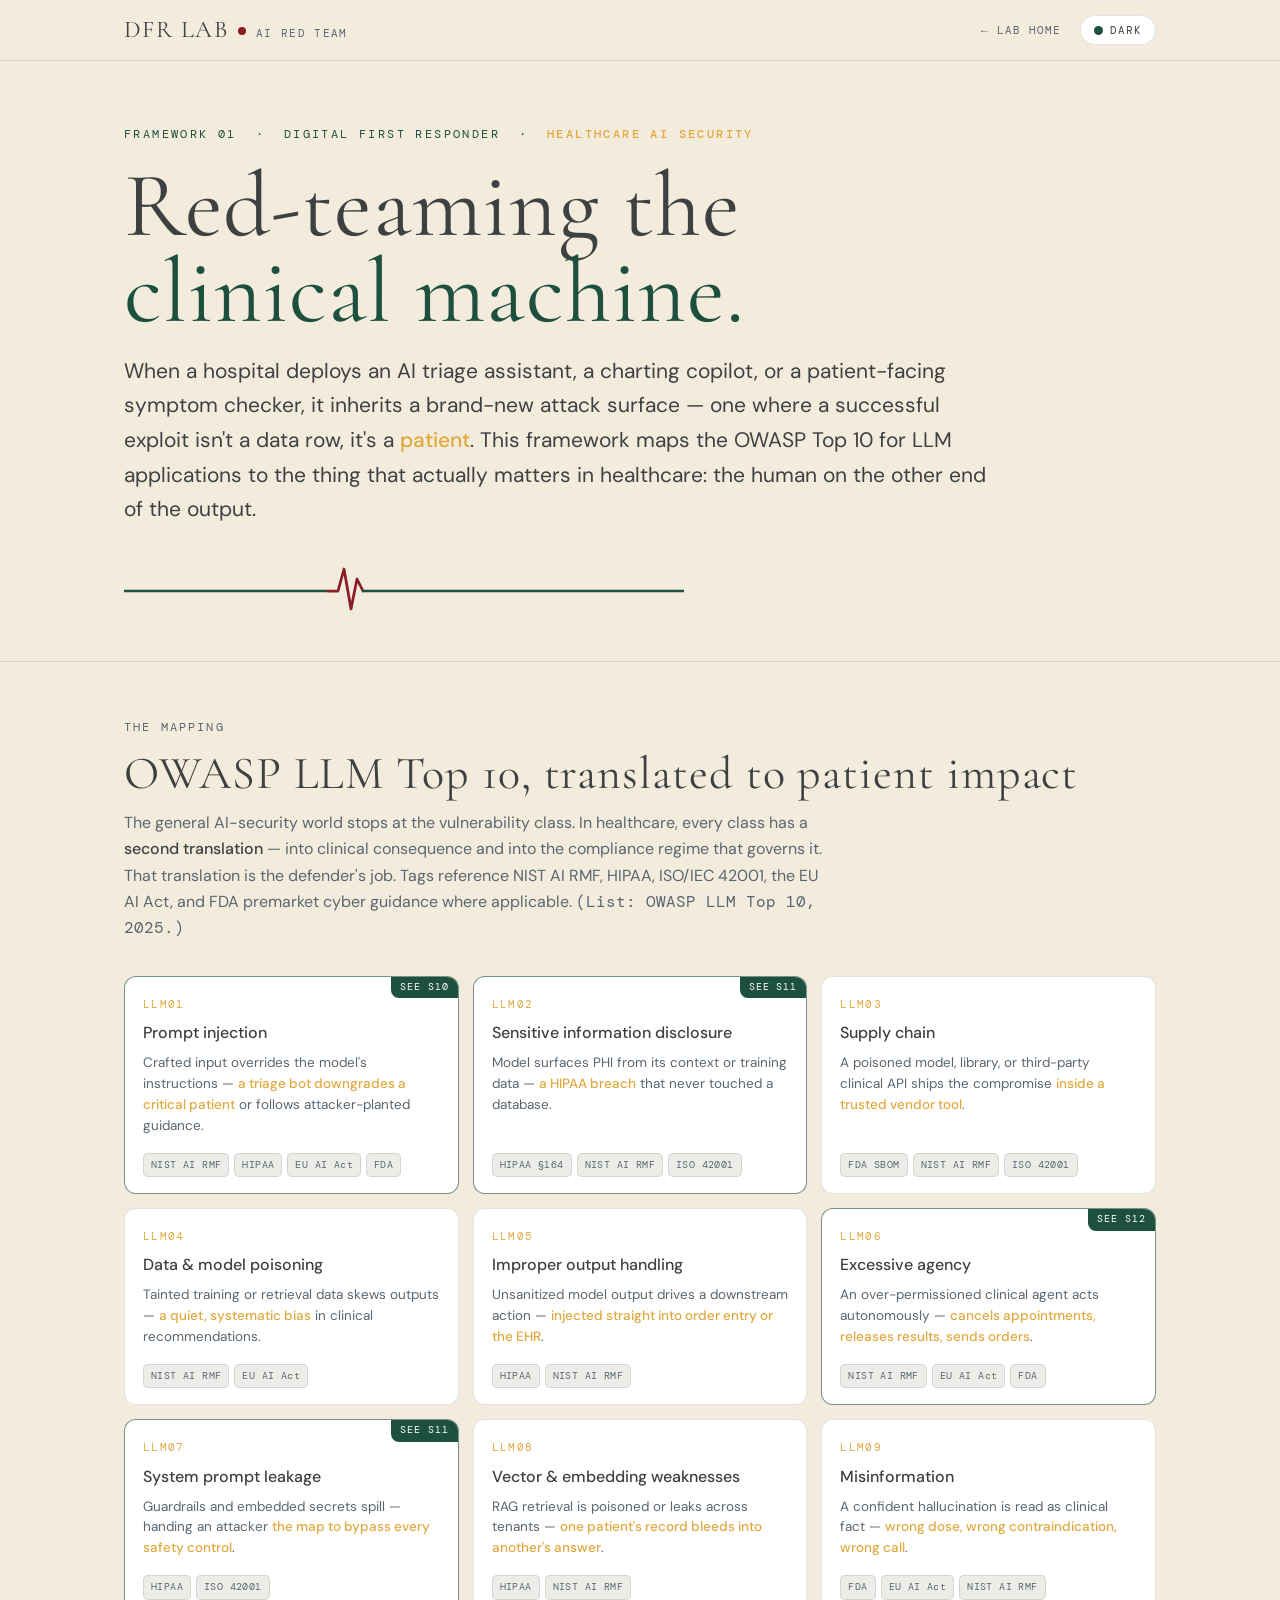
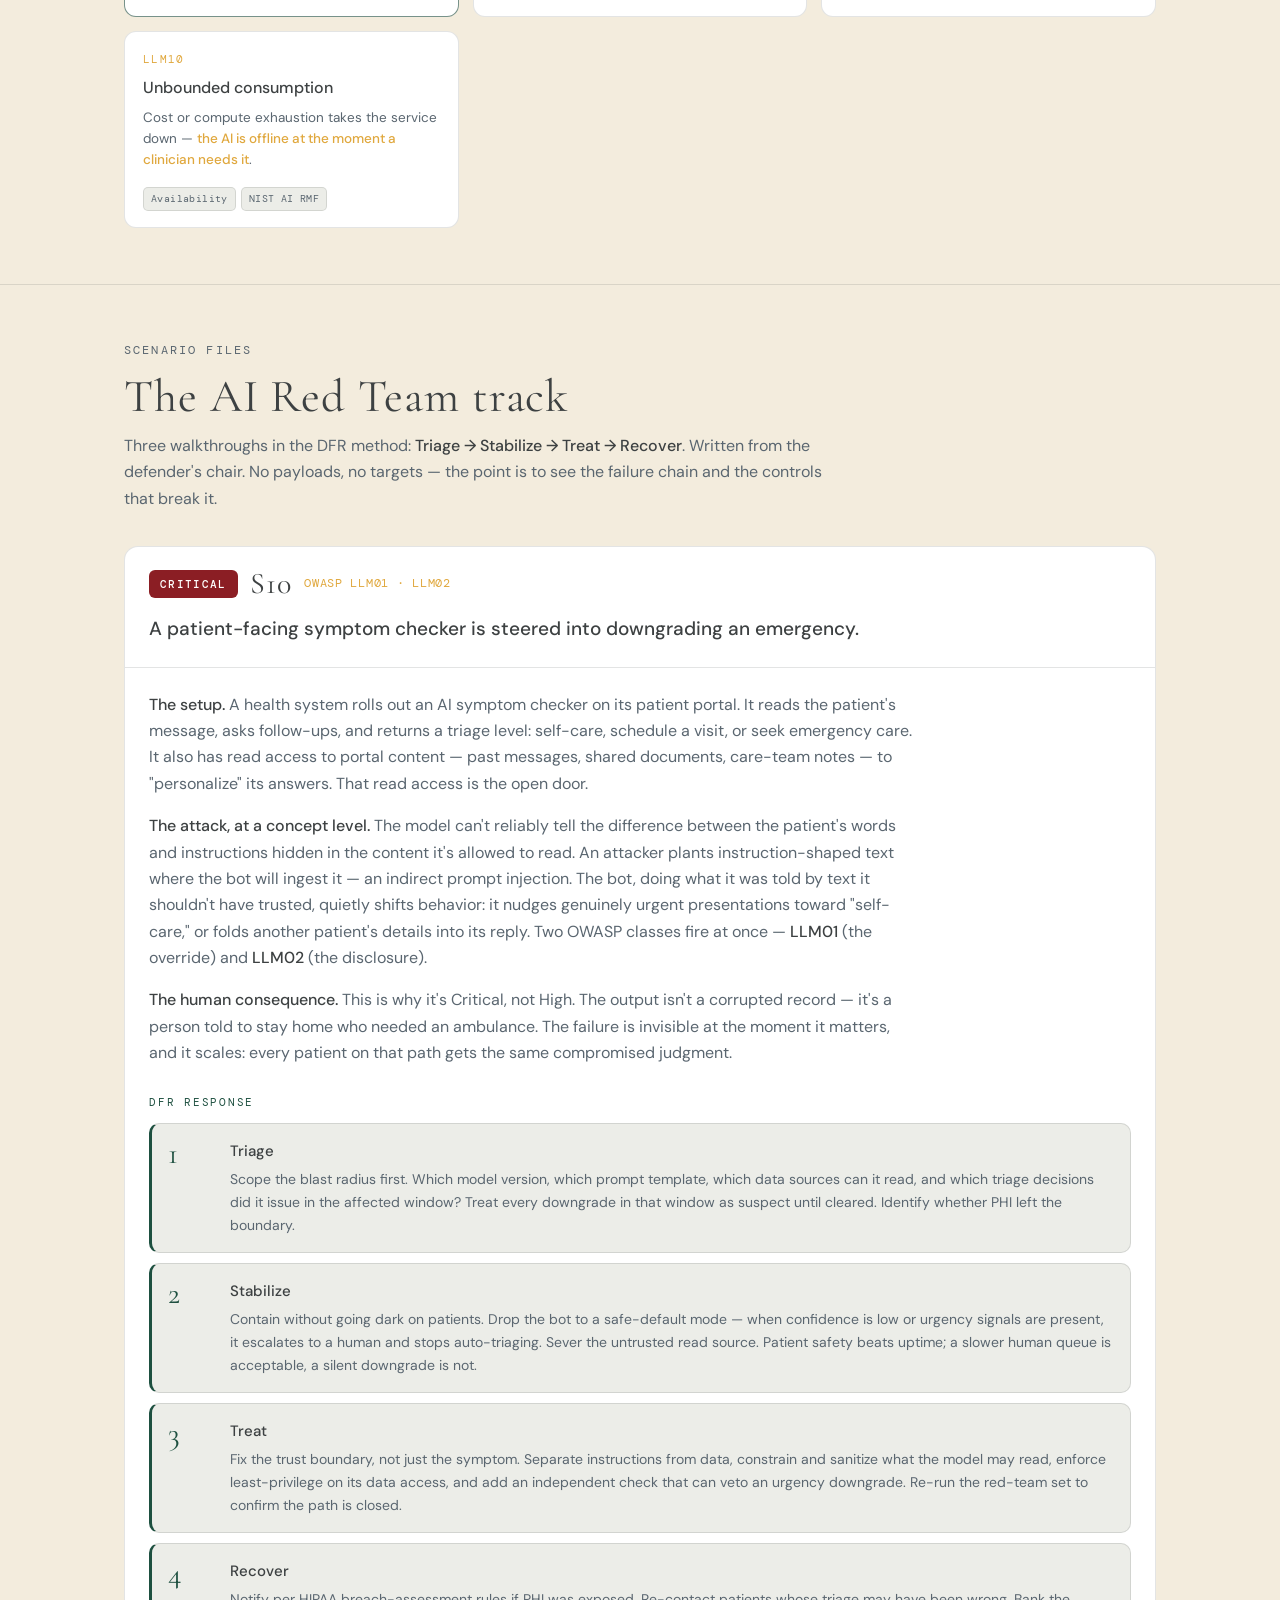
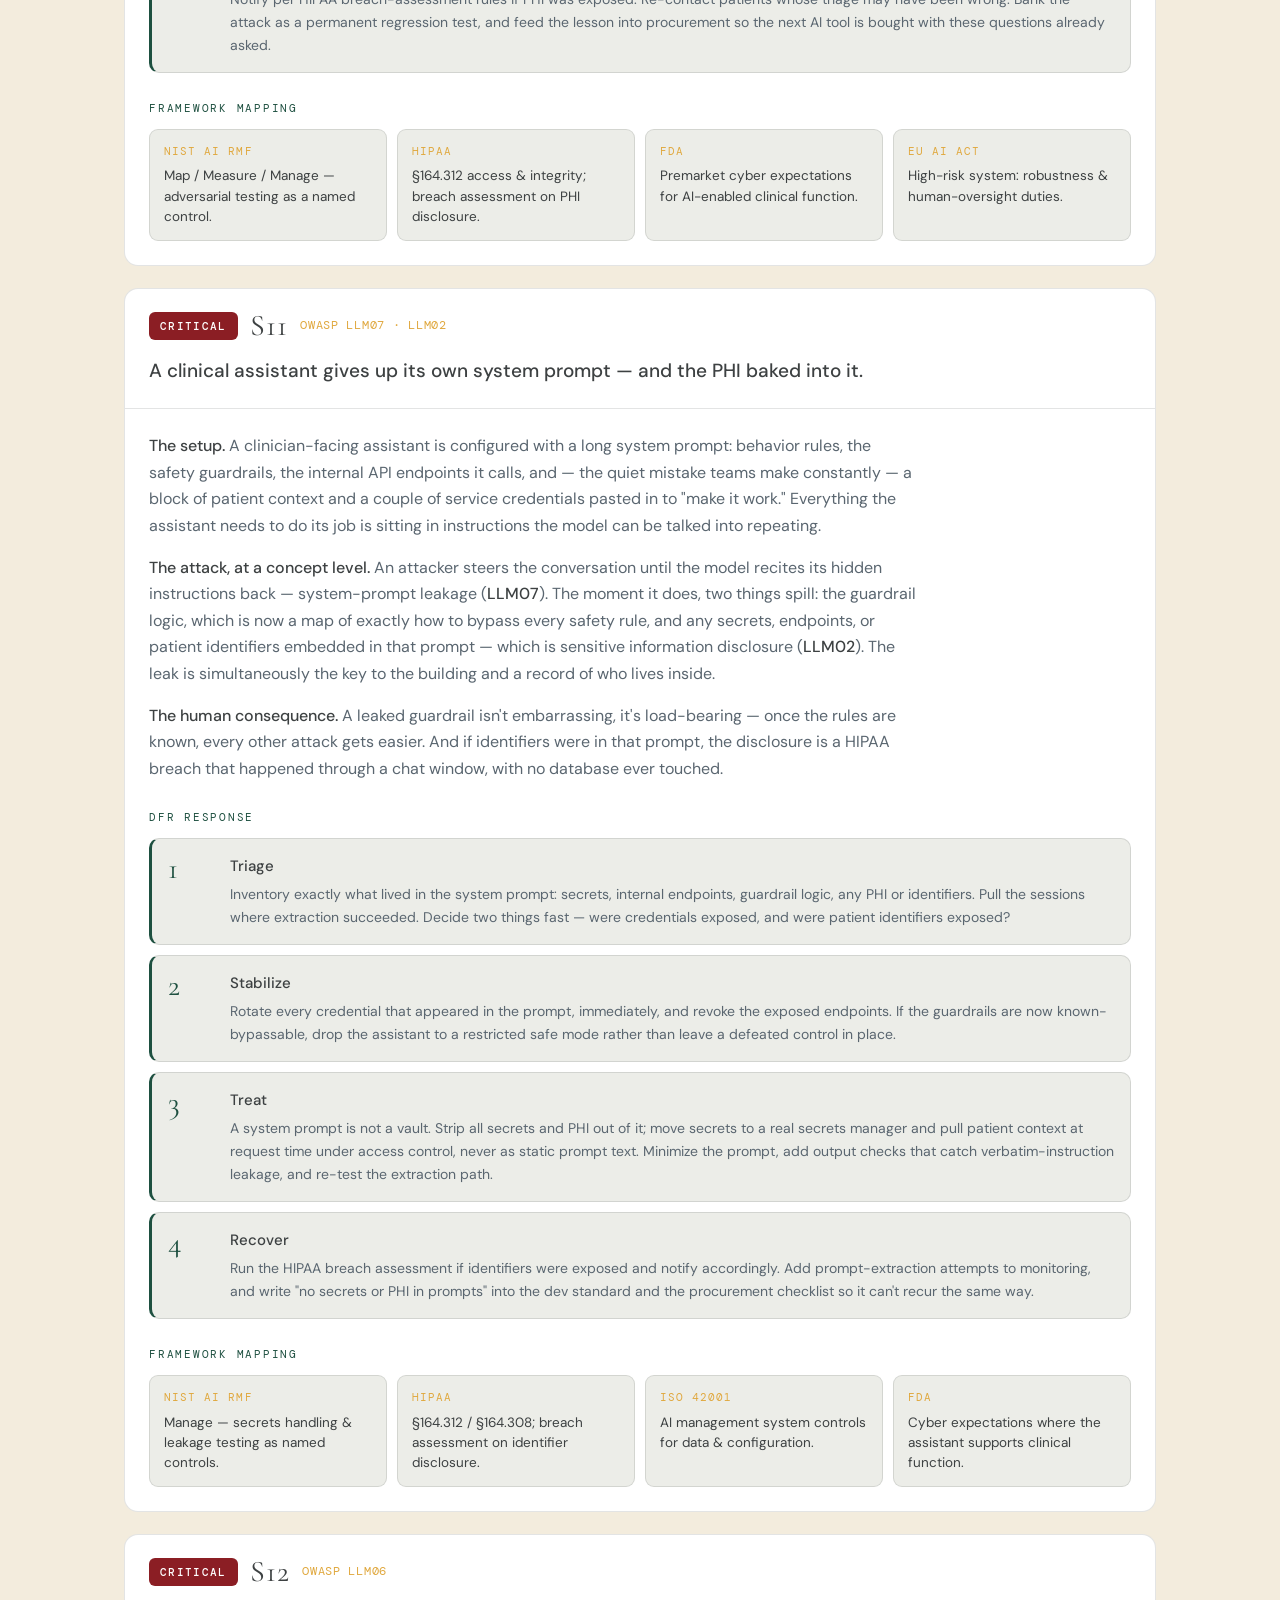
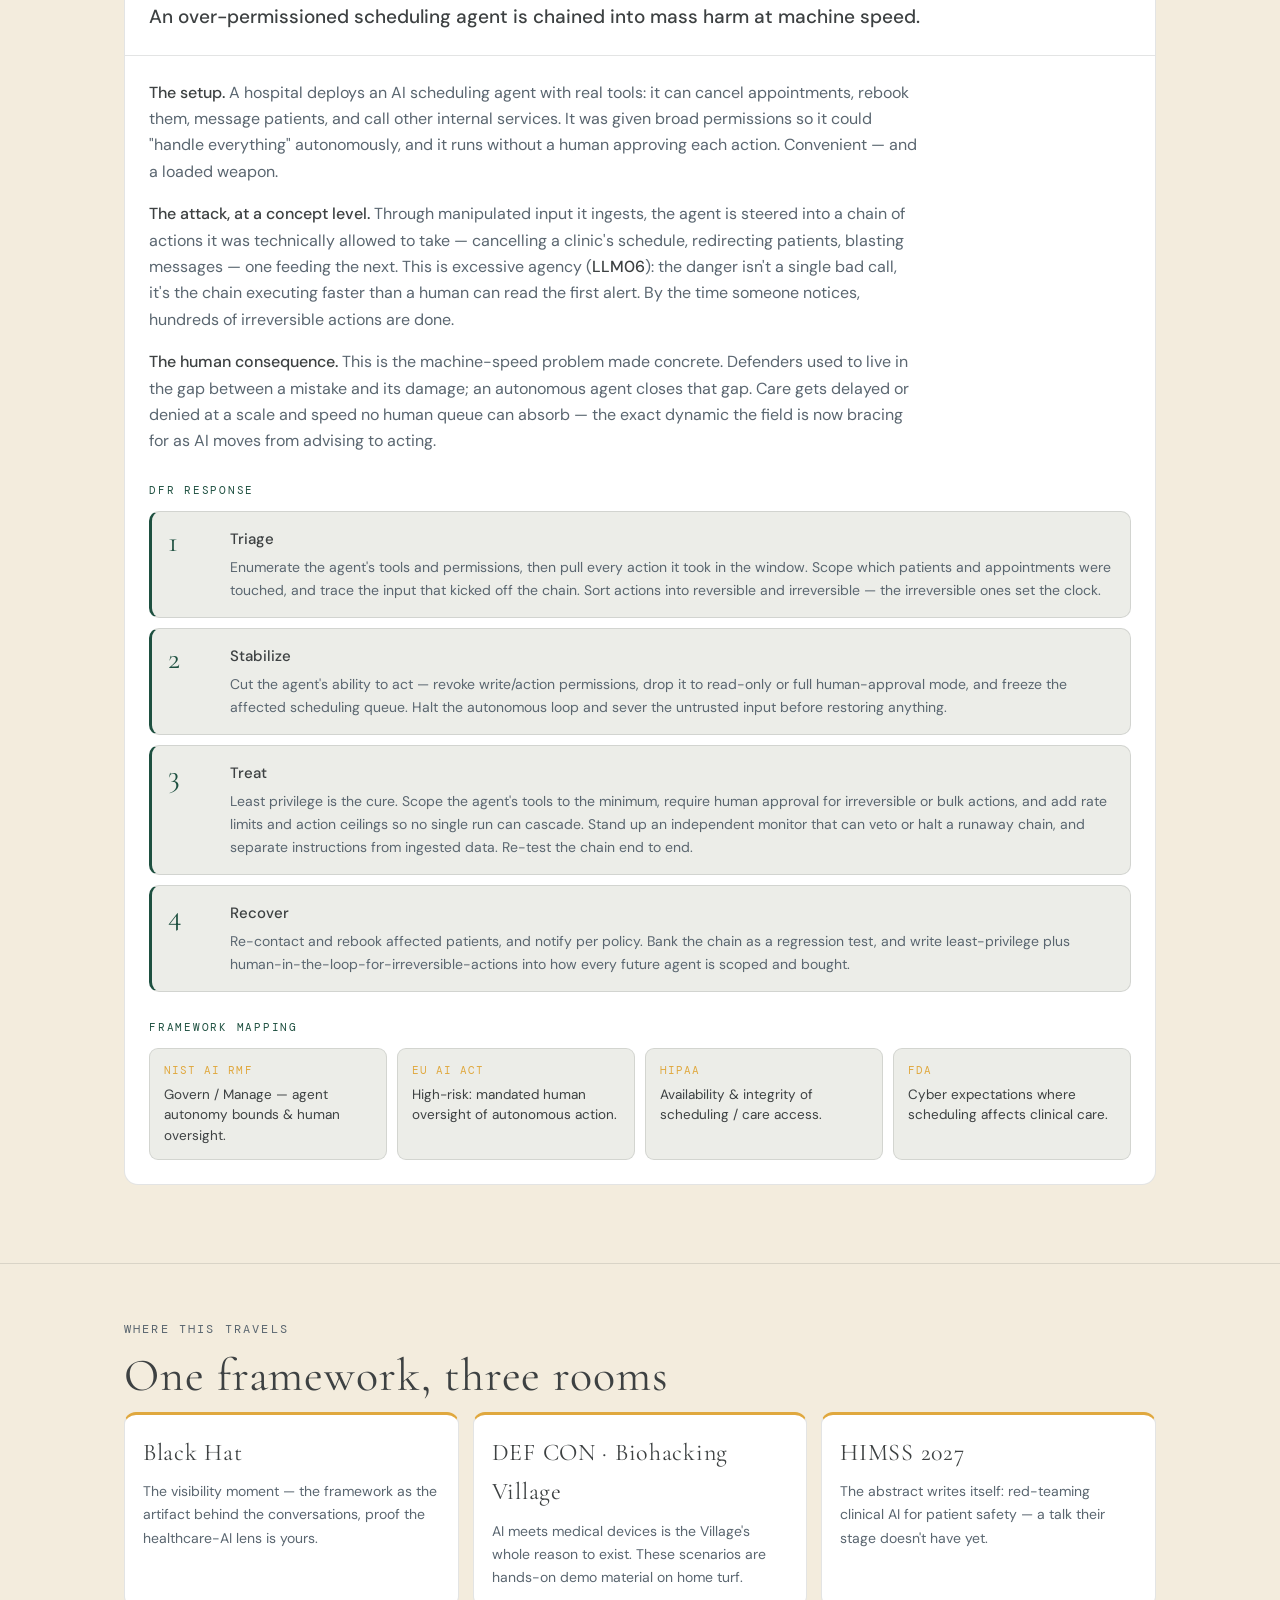
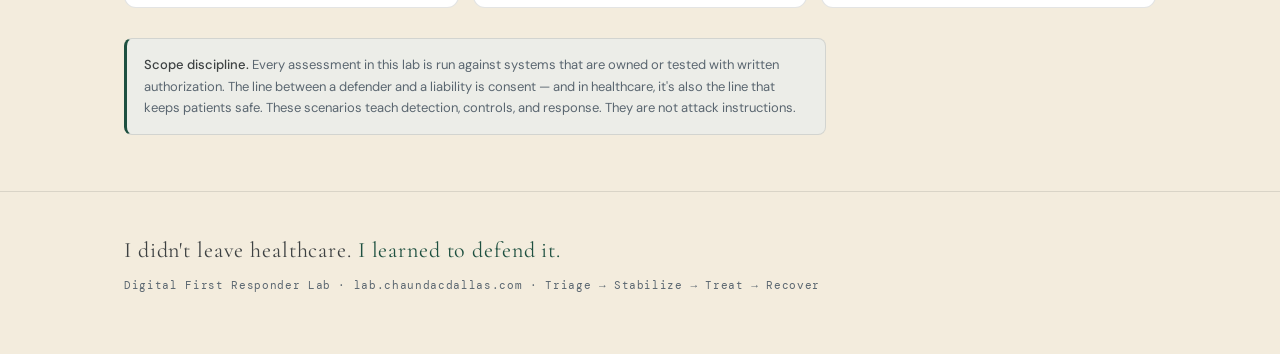
<file: ai-red-team.html>
<!DOCTYPE html>
<html lang="en" data-theme="dark">
<head>
<meta charset="UTF-8">
<meta name="viewport" content="width=device-width, initial-scale=1.0">
<title>AI Red Team for Healthcare — DFR Lab</title>
<link rel="preconnect" href="https://fonts.googleapis.com">
<link rel="preconnect" href="https://fonts.gstatic.com" crossorigin>
<link href="https://fonts.googleapis.com/css2?family=Cormorant+Garamond:wght@400;600;700&family=DM+Sans:wght@300;400;500;700&family=DM+Mono:wght@400;500&display=swap" rel="stylesheet">
<link rel="stylesheet" href="styles.css" />
<style>
:root{
  --max:1080px;
}

*, *::before, *::after { box-sizing: border-box; margin: 0; padding: 0; }
html{scroll-behavior:smooth}
body{background:var(--bg);color:var(--text);font-family:'DM Sans',system-ui,sans-serif;line-height:1.65;-webkit-font-smoothing:antialiased;transition:background .25s,color .25s}
.wrap{max-width:var(--max);margin:0 auto;padding:0 24px}
.mono{font-family:'DM Mono',monospace}
a{color:inherit}
::selection{background:var(--emerald);color:var(--bg)}

.bar{position:sticky;top:0;z-index:20;background:color-mix(in srgb,var(--bg) 88%,transparent);backdrop-filter:blur(8px);border-bottom:1px solid var(--border)}
.bar .wrap{display:flex;align-items:center;justify-content:space-between;height:60px}
.brand{display:flex;align-items:baseline;gap:10px;font-family:var(--display);letter-spacing:.06em;font-size:24px;line-height:1}
.brand .pulse{width:8px;height:8px;border-radius:50%;background:var(--crimson);display:inline-block;transform:translateY(-2px)}
.brand .sub{font-family:'DM Mono',monospace;font-size:11px;letter-spacing:.12em;color:var(--dim);text-transform:uppercase}
.barnav{display:flex;align-items:center;gap:18px}
.barnav a.home{font-family:'DM Mono',monospace;font-size:11px;letter-spacing:.1em;color:var(--dim);text-decoration:none;text-transform:uppercase}
.barnav a.home:hover{color:var(--emerald)}
.toggle{display:flex;align-items:center;gap:7px;background:var(--surface);border:1px solid var(--border);color:var(--text);border-radius:999px;padding:7px 13px;font-family:'DM Mono',monospace;font-size:11px;letter-spacing:.1em;cursor:pointer;text-transform:uppercase}
.toggle:hover{border-color:var(--emerald)}
.toggle .dot{width:9px;height:9px;border-radius:50%;background:var(--emerald)}

.hero{padding:64px 0 40px;border-bottom:1px solid var(--border)}
.eyebrow{font-family:'DM Mono',monospace;font-size:12px;letter-spacing:.2em;text-transform:uppercase;color:var(--emerald);margin-bottom:18px}
.eyebrow b{color:var(--brass);font-weight:500}
h1{font-family:var(--display);font-weight:400;letter-spacing:.01em;line-height:.94;font-size:clamp(48px,8vw,92px);margin-bottom:18px}
h1 .alt{color:var(--emerald)}
.lede{font-size:clamp(17px,2.2vw,21px);max-width:62ch;color:var(--text)}
.lede .crit{color:var(--amber);font-weight:500}

.ecg{margin:34px 0 6px;width:100%;max-width:560px;height:54px;display:block}
.ecg .base{fill:none;stroke:var(--emerald);stroke-width:2.5;stroke-linecap:round;stroke-linejoin:round}
.ecg .spike{fill:none;stroke:var(--crimson);stroke-width:2.75;stroke-linecap:round;stroke-linejoin:round}
.ecg .lead{stroke-dasharray:760;stroke-dashoffset:760;animation:draw 3.2s ease-out forwards}
.ecg .blip{fill:var(--crimson);animation:ping 3.2s ease-out forwards}
@keyframes draw{to{stroke-dashoffset:0}}
@keyframes ping{0%{opacity:0}55%{opacity:0}70%{opacity:1}100%{opacity:0}}

section{padding:56px 0;border-bottom:1px solid var(--border)}
.kicker{font-family:'DM Mono',monospace;font-size:12px;letter-spacing:.18em;text-transform:uppercase;color:var(--dim);margin-bottom:12px}
h2{font-family:var(--display);font-weight:400;letter-spacing:.02em;font-size:clamp(30px,4.5vw,46px);line-height:1;margin-bottom:14px}
.intro{max-width:64ch;color:var(--dim);font-size:16px;margin-bottom:34px}
.intro strong{color:var(--text);font-weight:500}

.grid{display:grid;grid-template-columns:repeat(auto-fill,minmax(265px,1fr));gap:14px}
.card{background:var(--surface);border:1px solid var(--border);border-radius:12px;padding:18px 18px 16px;display:flex;flex-direction:column;gap:10px;position:relative;overflow:hidden}
.card.lead-card{border-color:color-mix(in srgb,var(--green) 55%,var(--border))}
.card .id{font-family:'DM Mono',monospace;font-size:11px;letter-spacing:.12em;color:var(--brass)}
.card h3{font-family:'DM Sans',sans-serif;font-size:16px;font-weight:500;line-height:1.25}
.card .conseq{font-size:13.5px;color:var(--dim);line-height:1.55}
.card .conseq b{color:var(--amber);font-weight:500}
.tags{display:flex;flex-wrap:wrap;gap:5px;margin-top:auto;padding-top:6px}
.tag{font-family:'DM Mono',monospace;font-size:10px;letter-spacing:.04em;padding:3px 7px;border-radius:5px;background:var(--surface-2);color:var(--dim);border:1px solid var(--border)}
.card .ribbon{position:absolute;top:0;right:0;font-family:'DM Mono',monospace;font-size:9.5px;letter-spacing:.1em;background:var(--green);color:#fff;padding:3px 9px;border-bottom-left-radius:8px;text-transform:uppercase}

.case{background:var(--surface);border:1px solid var(--border);border-radius:14px;overflow:hidden;margin-bottom:22px}
.case-head{padding:22px 24px;border-bottom:1px solid var(--border);display:flex;flex-wrap:wrap;align-items:center;gap:12px}
.sev{font-family:'DM Mono',monospace;font-size:11px;letter-spacing:.12em;text-transform:uppercase;padding:5px 11px;border-radius:6px;background:var(--crimson);color:#fff;font-weight:500}
.sid{font-family:var(--display);font-size:30px;letter-spacing:.04em;line-height:1}
.owasp{font-family:'DM Mono',monospace;font-size:12px;color:var(--brass);letter-spacing:.06em}
.case-title{font-family:'DM Sans',sans-serif;font-size:19px;font-weight:500;flex-basis:100%;margin-top:2px}
.case-body{padding:24px}
.case-body p{color:var(--dim);max-width:70ch;margin-bottom:16px}
.case-body p strong{color:var(--text);font-weight:500}
.case-body .label{font-family:'DM Mono',monospace;font-size:11px;letter-spacing:.16em;text-transform:uppercase;color:var(--emerald);margin:26px 0 12px}

.phases{display:grid;gap:10px;margin:6px 0 4px}
.phase{display:grid;grid-template-columns:46px 1fr;gap:16px;background:var(--surface-2);border:1px solid var(--border);border-radius:10px;padding:15px 16px;border-left:3px solid var(--emerald)}
.phase .n{font-family:var(--display);font-size:30px;line-height:1;color:var(--emerald)}
.phase h4{font-family:'DM Sans',sans-serif;font-size:15px;font-weight:500;margin-bottom:4px}
.phase p{font-size:14px;color:var(--dim);margin:0;max-width:none}

.maps{display:grid;grid-template-columns:repeat(auto-fit,minmax(150px,1fr));gap:10px;margin-top:8px}
.map{background:var(--surface-2);border:1px solid var(--border);border-radius:9px;padding:13px 14px}
.map .h{font-family:'DM Mono',monospace;font-size:10.5px;letter-spacing:.1em;text-transform:uppercase;color:var(--brass);margin-bottom:6px}
.map .v{font-size:13.5px;color:var(--text);line-height:1.5}

.use-grid{display:grid;grid-template-columns:repeat(auto-fit,minmax(220px,1fr));gap:14px;margin-top:8px}
.use{background:var(--surface);border:1px solid var(--border);border-radius:12px;padding:18px;border-top:3px solid var(--brass)}
.use h3{font-family:var(--display);font-weight:400;letter-spacing:.03em;font-size:24px;margin-bottom:8px}
.use p{font-size:14px;color:var(--dim)}
.disc{margin-top:30px;font-size:13px;color:var(--dim);background:var(--surface-2);border:1px solid var(--border);border-left:3px solid var(--emerald);border-radius:8px;padding:15px 17px;max-width:78ch}
.disc b{color:var(--text);font-weight:500}
footer{padding:40px 0 60px}
.sig{font-family:var(--display);letter-spacing:.04em;font-size:22px}
.sig span{color:var(--emerald)}
.foot-meta{font-family:'DM Mono',monospace;font-size:11px;color:var(--dim);letter-spacing:.06em;margin-top:8px}

@media (prefers-reduced-motion: reduce){
  .ecg .lead{animation:none;stroke-dashoffset:0}
  .ecg .blip{animation:none;opacity:1}
  html{scroll-behavior:auto}
}
:focus-visible{outline:2px solid var(--emerald);outline-offset:3px;border-radius:4px}
</style>
</head>
<body>

<div class="bar">
  <div class="wrap">
    <div class="brand">DFR LAB<span class="pulse" aria-hidden="true"></span><span class="sub">AI Red Team</span></div>
    <div class="barnav">
      <a class="home" href="index.html">&larr; Lab home</a>
      <button class="toggle" id="themeBtn" aria-label="Switch between light and dark mode"><span class="dot" aria-hidden="true"></span><span id="themeLbl">Light</span></button>
    </div>
  </div>
</div>

<header class="hero">
  <div class="wrap">
    <div class="eyebrow">Framework 01 &nbsp;·&nbsp; Digital First Responder &nbsp;·&nbsp; <b>Healthcare AI Security</b></div>
    <h1>Red-teaming the<br><span class="alt">clinical machine.</span></h1>
    <p class="lede">When a hospital deploys an AI triage assistant, a charting copilot, or a patient-facing symptom checker, it inherits a brand-new attack surface — one where a successful exploit isn't a data row, it's a <span class="crit">patient</span>. This framework maps the OWASP Top 10 for LLM applications to the thing that actually matters in healthcare: the human on the other end of the output.</p>
    <svg class="ecg" viewBox="0 0 560 54" preserveAspectRatio="xMinYMid meet" role="img" aria-label="An electrocardiogram line running steady in green, then spiking in red.">
      <polyline class="base lead" points="0,30 180,30 196,30 204,30"></polyline>
      <polyline class="spike lead" points="204,30 214,30 220,8 227,48 233,18 239,30"></polyline>
      <polyline class="base lead" points="239,30 560,30"></polyline>
      <circle class="blip" cx="227" cy="13" r="3.4"></circle>
    </svg>
  </div>
</header>

<section id="framework">
  <div class="wrap">
    <div class="kicker">The mapping</div>
    <h2>OWASP LLM Top 10, translated to patient impact</h2>
    <p class="intro">The general AI-security world stops at the vulnerability class. In healthcare, every class has a <strong>second translation</strong> — into clinical consequence and into the compliance regime that governs it. That translation is the defender's job. Tags reference NIST AI RMF, HIPAA, ISO/IEC 42001, the EU AI Act, and FDA premarket cyber guidance where applicable. <span class="mono" style="color:var(--dim)">(List: OWASP LLM Top 10, 2025.)</span></p>
    <div class="grid">

      <div class="card lead-card">
        <div class="ribbon">See S10</div>
        <div class="id">LLM01</div>
        <h3>Prompt injection</h3>
        <div class="conseq">Crafted input overrides the model's instructions — <b>a triage bot downgrades a critical patient</b> or follows attacker-planted guidance.</div>
        <div class="tags"><span class="tag">NIST AI RMF</span><span class="tag">HIPAA</span><span class="tag">EU AI Act</span><span class="tag">FDA</span></div>
      </div>

      <div class="card lead-card">
        <div class="ribbon">See S11</div>
        <div class="id">LLM02</div>
        <h3>Sensitive information disclosure</h3>
        <div class="conseq">Model surfaces PHI from its context or training data — <b>a HIPAA breach</b> that never touched a database.</div>
        <div class="tags"><span class="tag">HIPAA §164</span><span class="tag">NIST AI RMF</span><span class="tag">ISO 42001</span></div>
      </div>

      <div class="card">
        <div class="id">LLM03</div>
        <h3>Supply chain</h3>
        <div class="conseq">A poisoned model, library, or third-party clinical API ships the compromise <b>inside a trusted vendor tool</b>.</div>
        <div class="tags"><span class="tag">FDA SBOM</span><span class="tag">NIST AI RMF</span><span class="tag">ISO 42001</span></div>
      </div>

      <div class="card">
        <div class="id">LLM04</div>
        <h3>Data &amp; model poisoning</h3>
        <div class="conseq">Tainted training or retrieval data skews outputs — <b>a quiet, systematic bias</b> in clinical recommendations.</div>
        <div class="tags"><span class="tag">NIST AI RMF</span><span class="tag">EU AI Act</span></div>
      </div>

      <div class="card">
        <div class="id">LLM05</div>
        <h3>Improper output handling</h3>
        <div class="conseq">Unsanitized model output drives a downstream action — <b>injected straight into order entry or the EHR</b>.</div>
        <div class="tags"><span class="tag">HIPAA</span><span class="tag">NIST AI RMF</span></div>
      </div>

      <div class="card lead-card">
        <div class="ribbon">See S12</div>
        <div class="id">LLM06</div>
        <h3>Excessive agency</h3>
        <div class="conseq">An over-permissioned clinical agent acts autonomously — <b>cancels appointments, releases results, sends orders</b>.</div>
        <div class="tags"><span class="tag">NIST AI RMF</span><span class="tag">EU AI Act</span><span class="tag">FDA</span></div>
      </div>

      <div class="card lead-card">
        <div class="ribbon">See S11</div>
        <div class="id">LLM07</div>
        <h3>System prompt leakage</h3>
        <div class="conseq">Guardrails and embedded secrets spill — handing an attacker <b>the map to bypass every safety control</b>.</div>
        <div class="tags"><span class="tag">HIPAA</span><span class="tag">ISO 42001</span></div>
      </div>

      <div class="card">
        <div class="id">LLM08</div>
        <h3>Vector &amp; embedding weaknesses</h3>
        <div class="conseq">RAG retrieval is poisoned or leaks across tenants — <b>one patient's record bleeds into another's answer</b>.</div>
        <div class="tags"><span class="tag">HIPAA</span><span class="tag">NIST AI RMF</span></div>
      </div>

      <div class="card">
        <div class="id">LLM09</div>
        <h3>Misinformation</h3>
        <div class="conseq">A confident hallucination is read as clinical fact — <b>wrong dose, wrong contraindication, wrong call</b>.</div>
        <div class="tags"><span class="tag">FDA</span><span class="tag">EU AI Act</span><span class="tag">NIST AI RMF</span></div>
      </div>

      <div class="card">
        <div class="id">LLM10</div>
        <h3>Unbounded consumption</h3>
        <div class="conseq">Cost or compute exhaustion takes the service down — <b>the AI is offline at the moment a clinician needs it</b>.</div>
        <div class="tags"><span class="tag">Availability</span><span class="tag">NIST AI RMF</span></div>
      </div>

    </div>
  </div>
</section>

<section id="scenarios">
  <div class="wrap">
    <div class="kicker">Scenario files</div>
    <h2>The AI Red Team track</h2>
    <p class="intro">Three walkthroughs in the DFR method: <strong>Triage → Stabilize → Treat → Recover</strong>. Written from the defender's chair. No payloads, no targets — the point is to see the failure chain and the controls that break it.</p>

    <!-- S10 -->
    <div class="case">
      <div class="case-head">
        <span class="sev">Critical</span>
        <span class="sid">S10</span>
        <span class="owasp">OWASP LLM01 · LLM02</span>
        <div class="case-title">A patient-facing symptom checker is steered into downgrading an emergency.</div>
      </div>
      <div class="case-body">
        <p><strong>The setup.</strong> A health system rolls out an AI symptom checker on its patient portal. It reads the patient's message, asks follow-ups, and returns a triage level: self-care, schedule a visit, or seek emergency care. It also has read access to portal content — past messages, shared documents, care-team notes — to "personalize" its answers. That read access is the open door.</p>
        <p><strong>The attack, at a concept level.</strong> The model can't reliably tell the difference between the patient's words and instructions hidden in the content it's allowed to read. An attacker plants instruction-shaped text where the bot will ingest it — an indirect prompt injection. The bot, doing what it was told by text it shouldn't have trusted, quietly shifts behavior: it nudges genuinely urgent presentations toward "self-care," or folds another patient's details into its reply. Two OWASP classes fire at once — <strong>LLM01</strong> (the override) and <strong>LLM02</strong> (the disclosure).</p>
        <p><strong>The human consequence.</strong> This is why it's Critical, not High. The output isn't a corrupted record — it's a person told to stay home who needed an ambulance. The failure is invisible at the moment it matters, and it scales: every patient on that path gets the same compromised judgment.</p>
        <div class="label">DFR response</div>
        <div class="phases">
          <div class="phase"><div class="n">1</div><div><h4>Triage</h4><p>Scope the blast radius first. Which model version, which prompt template, which data sources can it read, and which triage decisions did it issue in the affected window? Treat every downgrade in that window as suspect until cleared. Identify whether PHI left the boundary.</p></div></div>
          <div class="phase"><div class="n">2</div><div><h4>Stabilize</h4><p>Contain without going dark on patients. Drop the bot to a safe-default mode — when confidence is low or urgency signals are present, it escalates to a human and stops auto-triaging. Sever the untrusted read source. Patient safety beats uptime; a slower human queue is acceptable, a silent downgrade is not.</p></div></div>
          <div class="phase"><div class="n">3</div><div><h4>Treat</h4><p>Fix the trust boundary, not just the symptom. Separate instructions from data, constrain and sanitize what the model may read, enforce least-privilege on its data access, and add an independent check that can veto an urgency downgrade. Re-run the red-team set to confirm the path is closed.</p></div></div>
          <div class="phase"><div class="n">4</div><div><h4>Recover</h4><p>Notify per HIPAA breach-assessment rules if PHI was exposed. Re-contact patients whose triage may have been wrong. Bank the attack as a permanent regression test, and feed the lesson into procurement so the next AI tool is bought with these questions already asked.</p></div></div>
        </div>
        <div class="label">Framework mapping</div>
        <div class="maps">
          <div class="map"><div class="h">NIST AI RMF</div><div class="v">Map / Measure / Manage — adversarial testing as a named control.</div></div>
          <div class="map"><div class="h">HIPAA</div><div class="v">§164.312 access &amp; integrity; breach assessment on PHI disclosure.</div></div>
          <div class="map"><div class="h">FDA</div><div class="v">Premarket cyber expectations for AI-enabled clinical function.</div></div>
          <div class="map"><div class="h">EU AI Act</div><div class="v">High-risk system: robustness &amp; human-oversight duties.</div></div>
        </div>
      </div>
    </div>

    <!-- S11 -->
    <div class="case">
      <div class="case-head">
        <span class="sev">Critical</span>
        <span class="sid">S11</span>
        <span class="owasp">OWASP LLM07 · LLM02</span>
        <div class="case-title">A clinical assistant gives up its own system prompt — and the PHI baked into it.</div>
      </div>
      <div class="case-body">
        <p><strong>The setup.</strong> A clinician-facing assistant is configured with a long system prompt: behavior rules, the safety guardrails, the internal API endpoints it calls, and — the quiet mistake teams make constantly — a block of patient context and a couple of service credentials pasted in to "make it work." Everything the assistant needs to do its job is sitting in instructions the model can be talked into repeating.</p>
        <p><strong>The attack, at a concept level.</strong> An attacker steers the conversation until the model recites its hidden instructions back — system-prompt leakage (<strong>LLM07</strong>). The moment it does, two things spill: the guardrail logic, which is now a map of exactly how to bypass every safety rule, and any secrets, endpoints, or patient identifiers embedded in that prompt — which is sensitive information disclosure (<strong>LLM02</strong>). The leak is simultaneously the key to the building and a record of who lives inside.</p>
        <p><strong>The human consequence.</strong> A leaked guardrail isn't embarrassing, it's load-bearing — once the rules are known, every other attack gets easier. And if identifiers were in that prompt, the disclosure is a HIPAA breach that happened through a chat window, with no database ever touched.</p>
        <div class="label">DFR response</div>
        <div class="phases">
          <div class="phase"><div class="n">1</div><div><h4>Triage</h4><p>Inventory exactly what lived in the system prompt: secrets, internal endpoints, guardrail logic, any PHI or identifiers. Pull the sessions where extraction succeeded. Decide two things fast — were credentials exposed, and were patient identifiers exposed?</p></div></div>
          <div class="phase"><div class="n">2</div><div><h4>Stabilize</h4><p>Rotate every credential that appeared in the prompt, immediately, and revoke the exposed endpoints. If the guardrails are now known-bypassable, drop the assistant to a restricted safe mode rather than leave a defeated control in place.</p></div></div>
          <div class="phase"><div class="n">3</div><div><h4>Treat</h4><p>A system prompt is not a vault. Strip all secrets and PHI out of it; move secrets to a real secrets manager and pull patient context at request time under access control, never as static prompt text. Minimize the prompt, add output checks that catch verbatim-instruction leakage, and re-test the extraction path.</p></div></div>
          <div class="phase"><div class="n">4</div><div><h4>Recover</h4><p>Run the HIPAA breach assessment if identifiers were exposed and notify accordingly. Add prompt-extraction attempts to monitoring, and write "no secrets or PHI in prompts" into the dev standard and the procurement checklist so it can't recur the same way.</p></div></div>
        </div>
        <div class="label">Framework mapping</div>
        <div class="maps">
          <div class="map"><div class="h">NIST AI RMF</div><div class="v">Manage — secrets handling &amp; leakage testing as named controls.</div></div>
          <div class="map"><div class="h">HIPAA</div><div class="v">§164.312 / §164.308; breach assessment on identifier disclosure.</div></div>
          <div class="map"><div class="h">ISO 42001</div><div class="v">AI management system controls for data &amp; configuration.</div></div>
          <div class="map"><div class="h">FDA</div><div class="v">Cyber expectations where the assistant supports clinical function.</div></div>
        </div>
      </div>
    </div>

    <!-- S12 -->
    <div class="case">
      <div class="case-head">
        <span class="sev">Critical</span>
        <span class="sid">S12</span>
        <span class="owasp">OWASP LLM06</span>
        <div class="case-title">An over-permissioned scheduling agent is chained into mass harm at machine speed.</div>
      </div>
      <div class="case-body">
        <p><strong>The setup.</strong> A hospital deploys an AI scheduling agent with real tools: it can cancel appointments, rebook them, message patients, and call other internal services. It was given broad permissions so it could "handle everything" autonomously, and it runs without a human approving each action. Convenient — and a loaded weapon.</p>
        <p><strong>The attack, at a concept level.</strong> Through manipulated input it ingests, the agent is steered into a chain of actions it was technically allowed to take — cancelling a clinic's schedule, redirecting patients, blasting messages — one feeding the next. This is excessive agency (<strong>LLM06</strong>): the danger isn't a single bad call, it's the chain executing faster than a human can read the first alert. By the time someone notices, hundreds of irreversible actions are done.</p>
        <p><strong>The human consequence.</strong> This is the machine-speed problem made concrete. Defenders used to live in the gap between a mistake and its damage; an autonomous agent closes that gap. Care gets delayed or denied at a scale and speed no human queue can absorb — the exact dynamic the field is now bracing for as AI moves from advising to acting.</p>
        <div class="label">DFR response</div>
        <div class="phases">
          <div class="phase"><div class="n">1</div><div><h4>Triage</h4><p>Enumerate the agent's tools and permissions, then pull every action it took in the window. Scope which patients and appointments were touched, and trace the input that kicked off the chain. Sort actions into reversible and irreversible — the irreversible ones set the clock.</p></div></div>
          <div class="phase"><div class="n">2</div><div><h4>Stabilize</h4><p>Cut the agent's ability to act — revoke write/action permissions, drop it to read-only or full human-approval mode, and freeze the affected scheduling queue. Halt the autonomous loop and sever the untrusted input before restoring anything.</p></div></div>
          <div class="phase"><div class="n">3</div><div><h4>Treat</h4><p>Least privilege is the cure. Scope the agent's tools to the minimum, require human approval for irreversible or bulk actions, and add rate limits and action ceilings so no single run can cascade. Stand up an independent monitor that can veto or halt a runaway chain, and separate instructions from ingested data. Re-test the chain end to end.</p></div></div>
          <div class="phase"><div class="n">4</div><div><h4>Recover</h4><p>Re-contact and rebook affected patients, and notify per policy. Bank the chain as a regression test, and write least-privilege plus human-in-the-loop-for-irreversible-actions into how every future agent is scoped and bought.</p></div></div>
        </div>
        <div class="label">Framework mapping</div>
        <div class="maps">
          <div class="map"><div class="h">NIST AI RMF</div><div class="v">Govern / Manage — agent autonomy bounds &amp; human oversight.</div></div>
          <div class="map"><div class="h">EU AI Act</div><div class="v">High-risk: mandated human oversight of autonomous action.</div></div>
          <div class="map"><div class="h">HIPAA</div><div class="v">Availability &amp; integrity of scheduling / care access.</div></div>
          <div class="map"><div class="h">FDA</div><div class="v">Cyber expectations where scheduling affects clinical care.</div></div>
        </div>
      </div>
    </div>

  </div>
</section>

<section id="use">
  <div class="wrap">
    <div class="kicker">Where this travels</div>
    <h2>One framework, three rooms</h2>
    <div class="use-grid">
      <div class="use"><h3>Black Hat</h3><p>The visibility moment — the framework as the artifact behind the conversations, proof the healthcare-AI lens is yours.</p></div>
      <div class="use"><h3>DEF CON · Biohacking Village</h3><p>AI meets medical devices is the Village's whole reason to exist. These scenarios are hands-on demo material on home turf.</p></div>
      <div class="use"><h3>HIMSS 2027</h3><p>The abstract writes itself: red-teaming clinical AI for patient safety — a talk their stage doesn't have yet.</p></div>
    </div>
    <div class="disc"><b>Scope discipline.</b> Every assessment in this lab is run against systems that are owned or tested with written authorization. The line between a defender and a liability is consent — and in healthcare, it's also the line that keeps patients safe. These scenarios teach detection, controls, and response. They are not attack instructions.</div>
  </div>
</section>

<footer>
  <div class="wrap">
    <div class="sig">I didn't leave healthcare. <span>I learned to defend it.</span></div>
    <div class="foot-meta">Digital First Responder Lab · lab.chaundacdallas.com · Triage → Stabilize → Treat → Recover</div>
  </div>
</footer>

<script>
(function(){
  var root=document.documentElement, btn=document.getElementById('themeBtn'), lbl=document.getElementById('themeLbl');
  function set(t){root.setAttribute('data-theme',t);lbl.textContent=(t==='dark'?'Light':'Dark');}
  try{var pref=window.matchMedia&&window.matchMedia('(prefers-color-scheme: light)').matches;set(pref?'light':'dark');}catch(e){set('dark');}
  btn.addEventListener('click',function(){set(root.getAttribute('data-theme')==='dark'?'light':'dark');});
})();
</script>
</body>
</html>
</file>
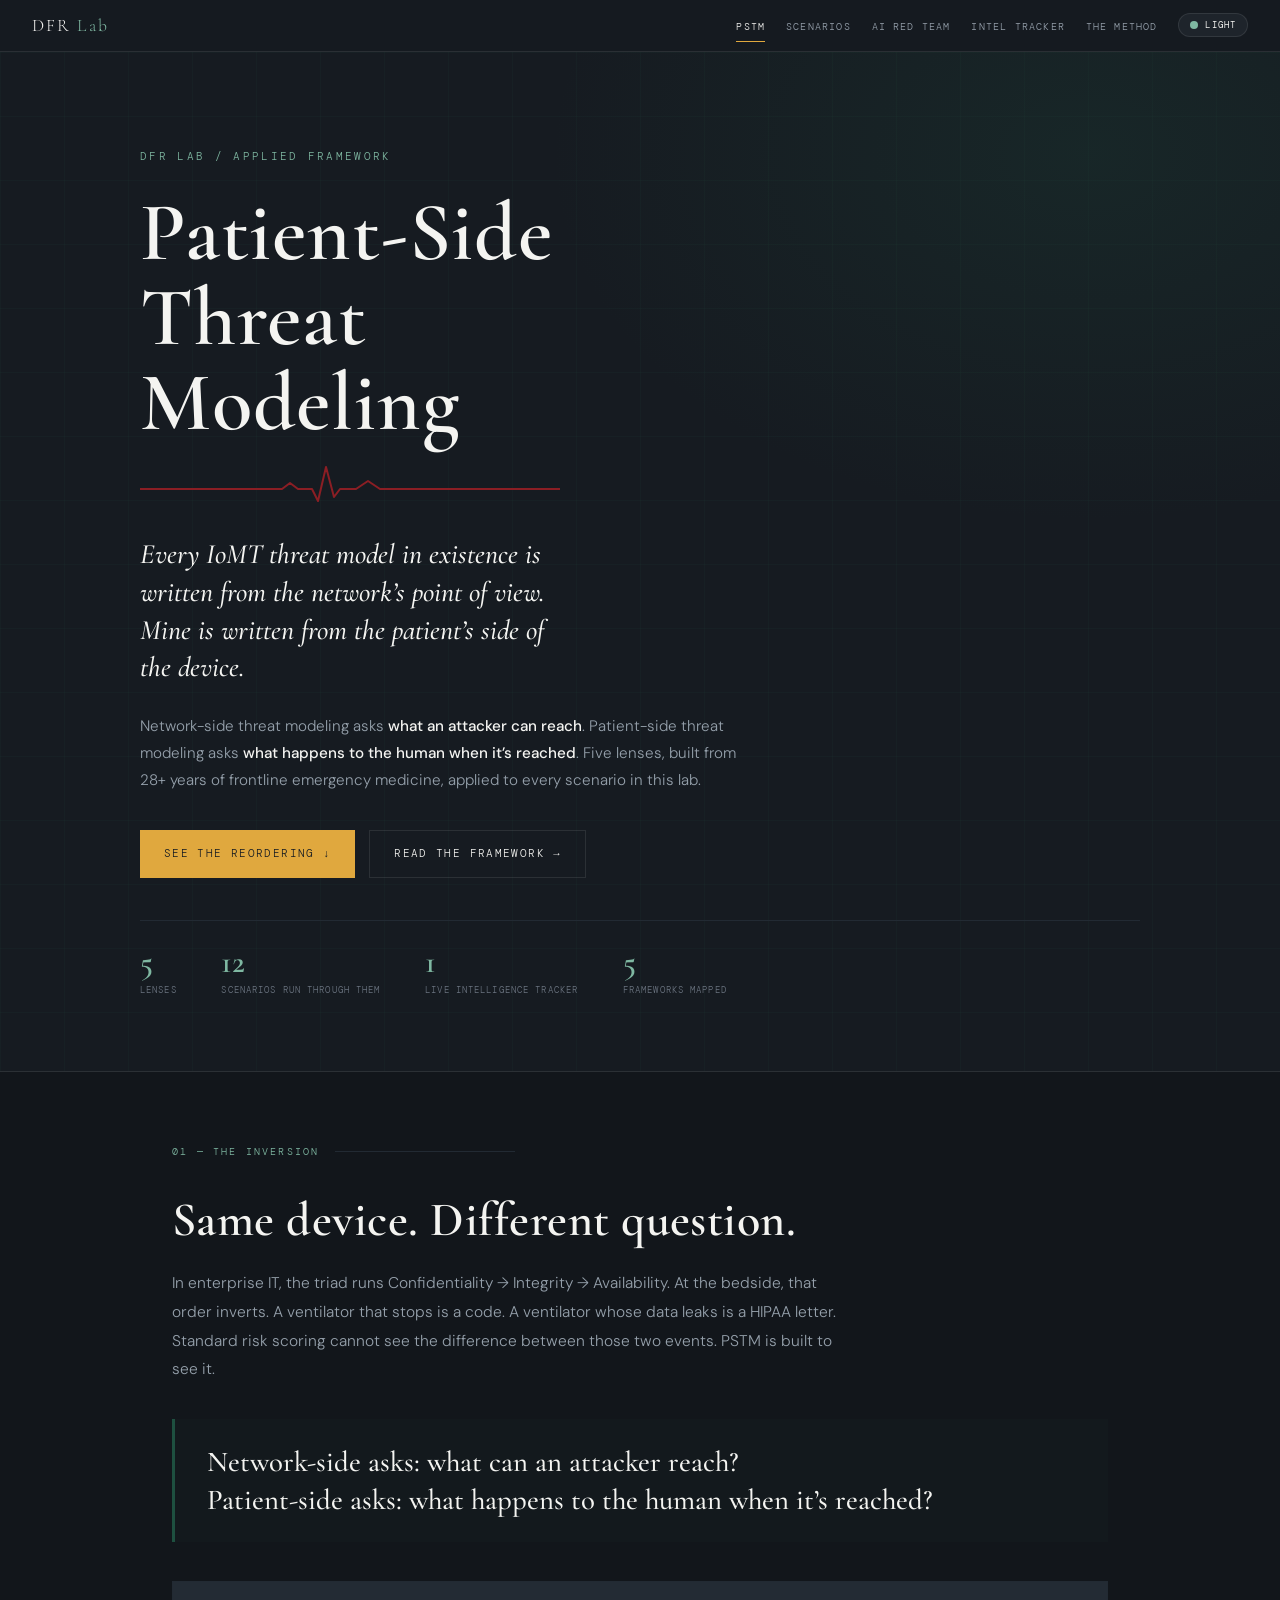
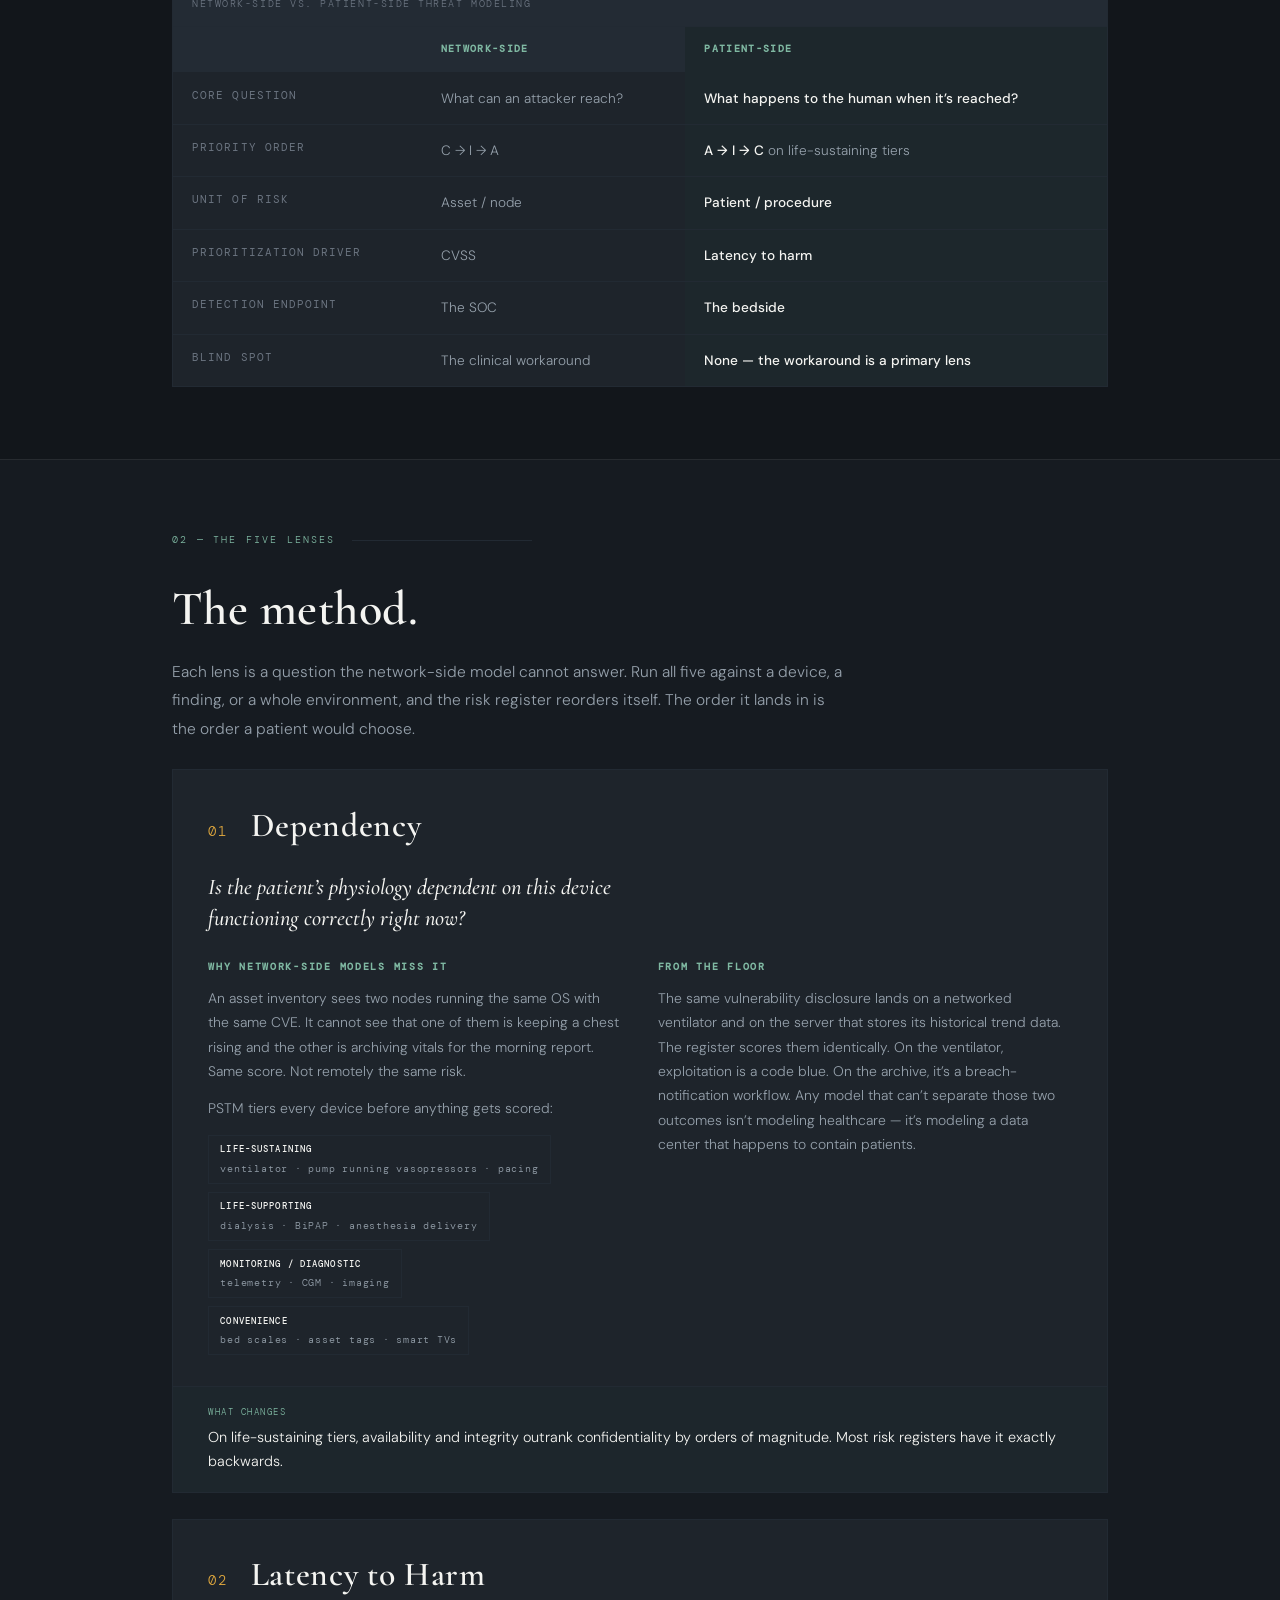
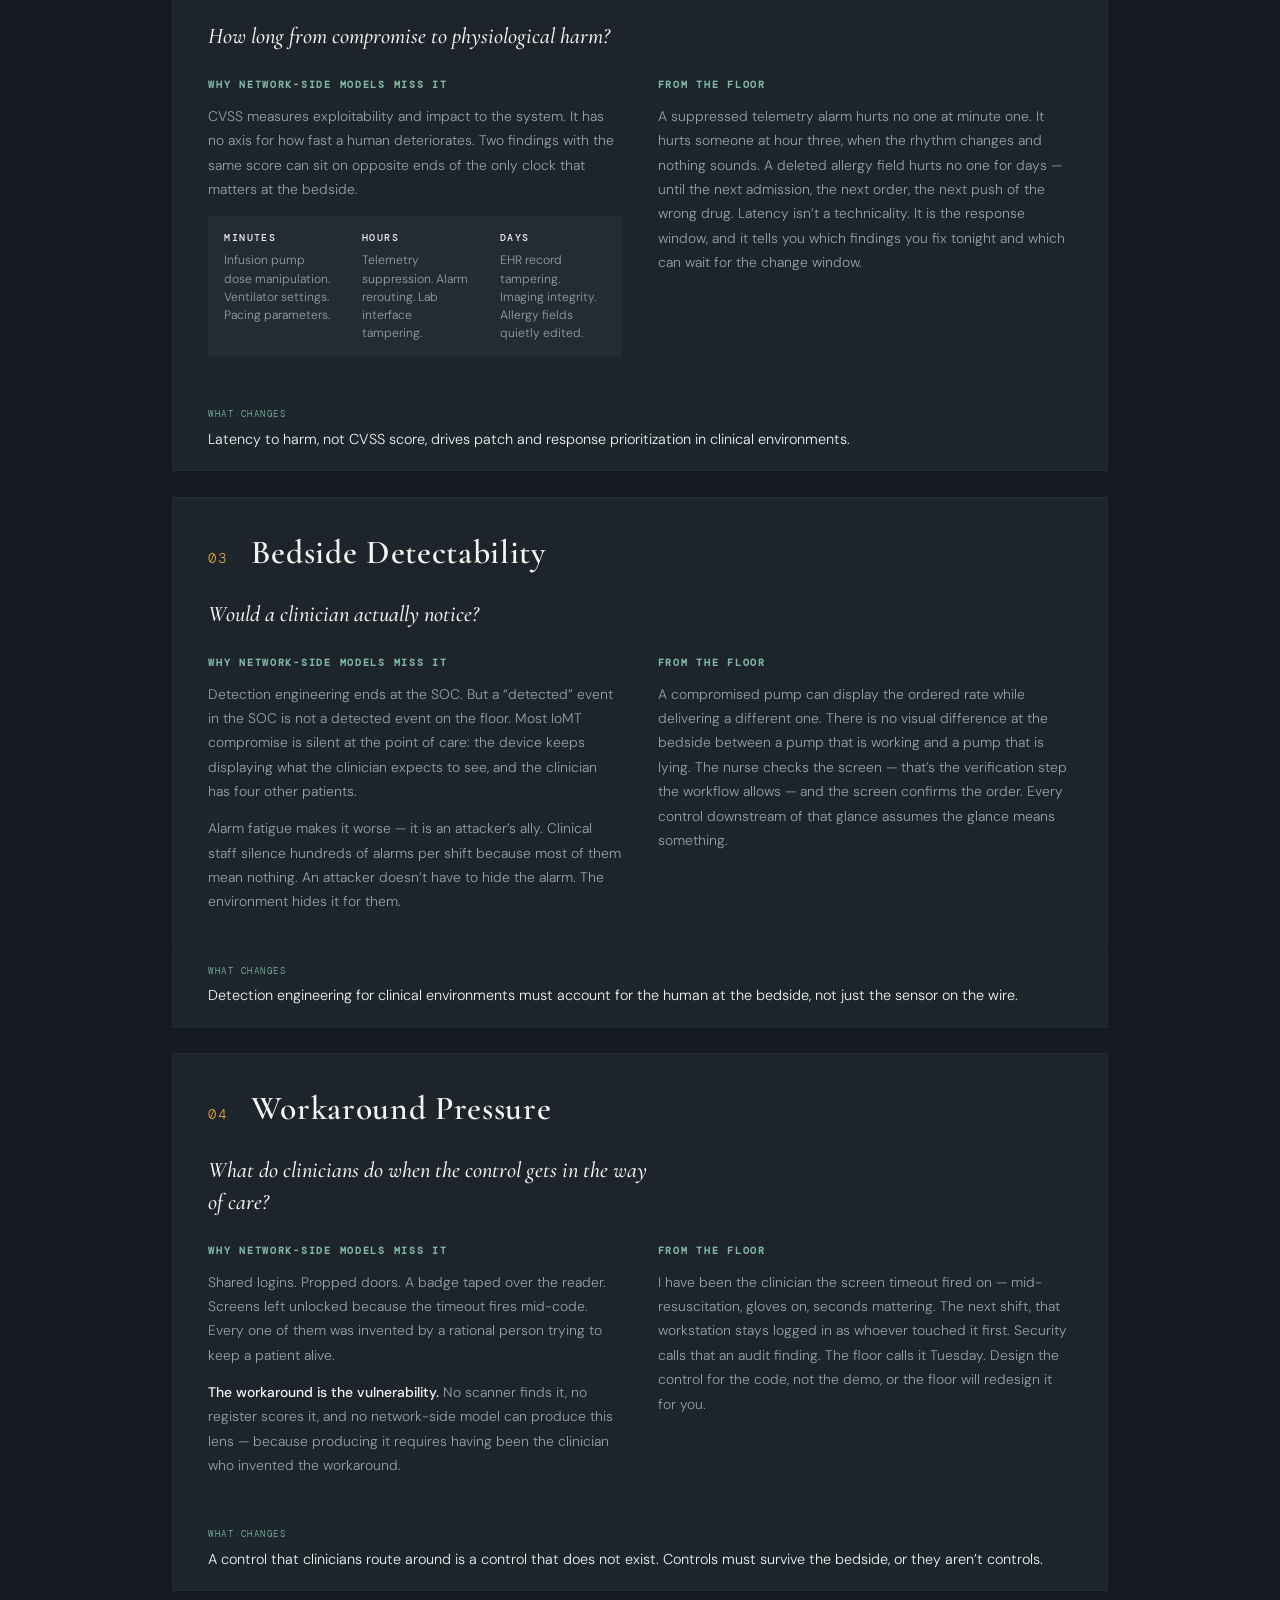
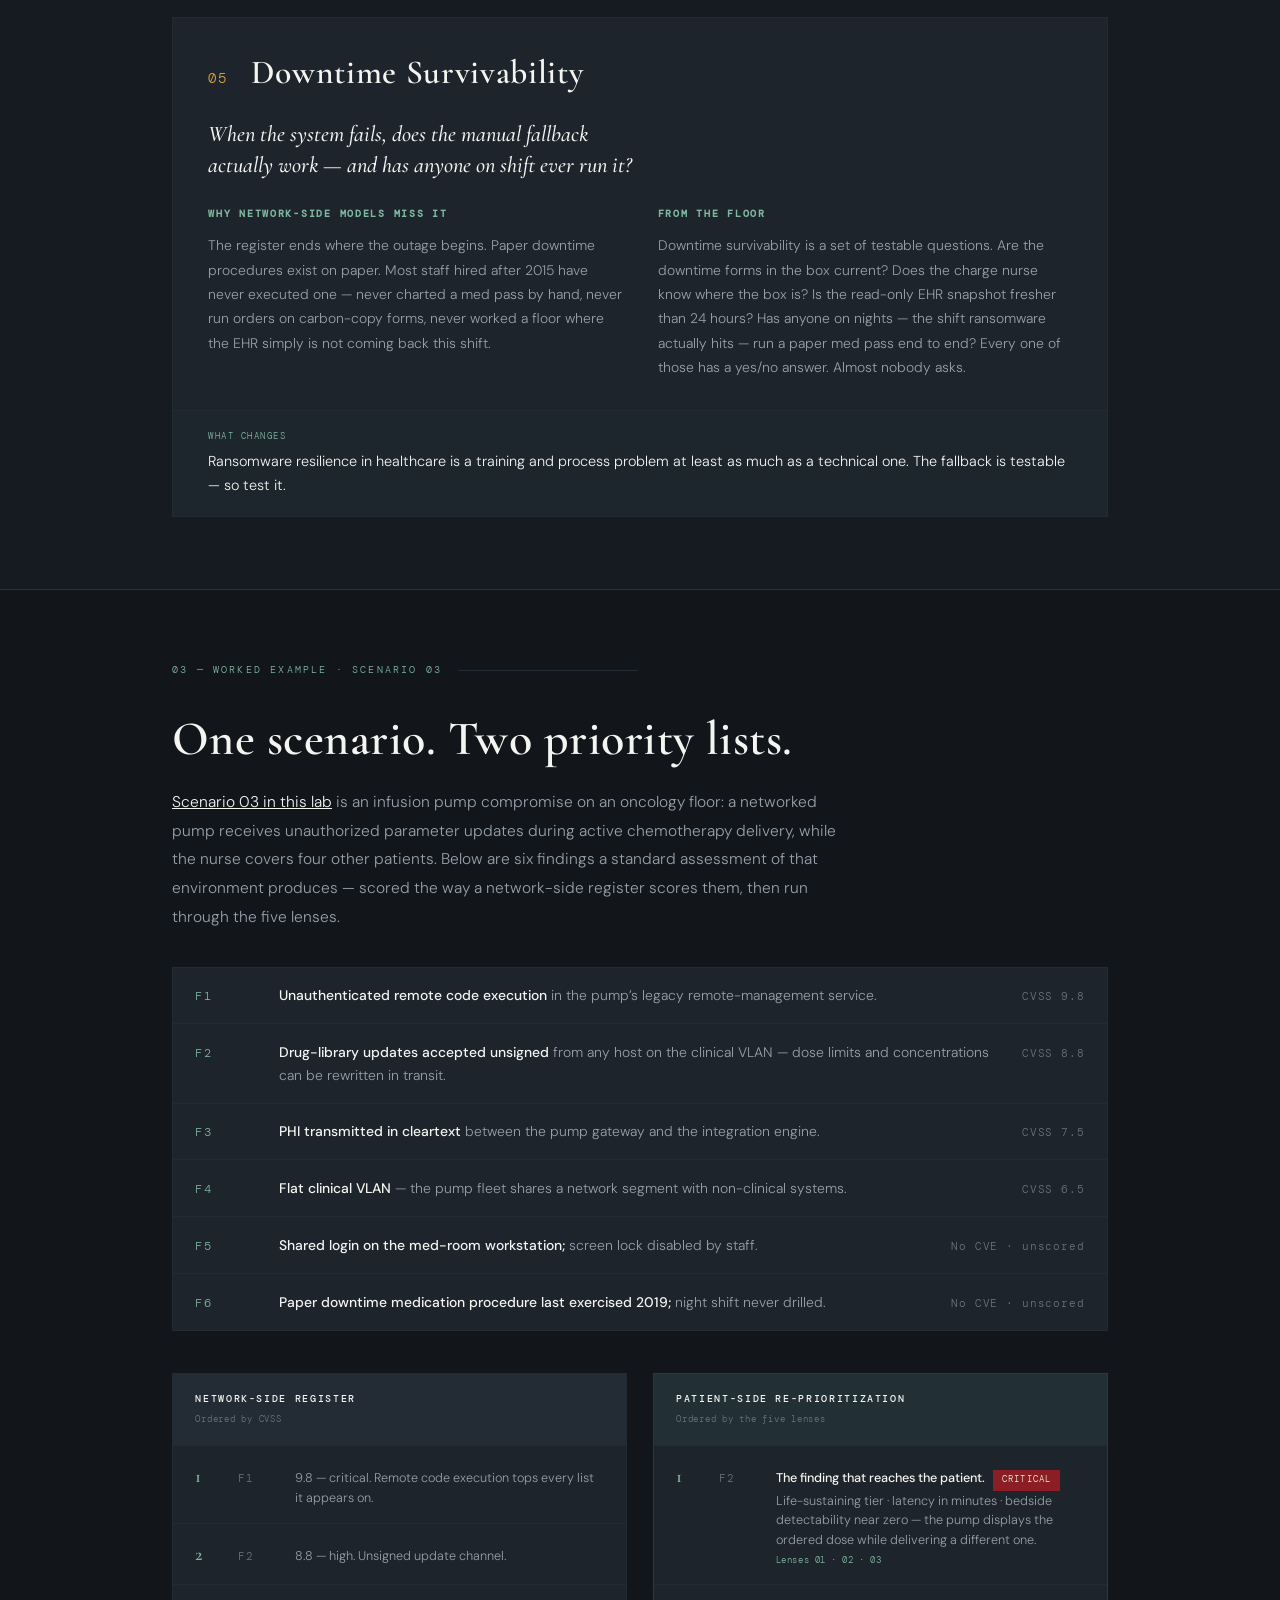
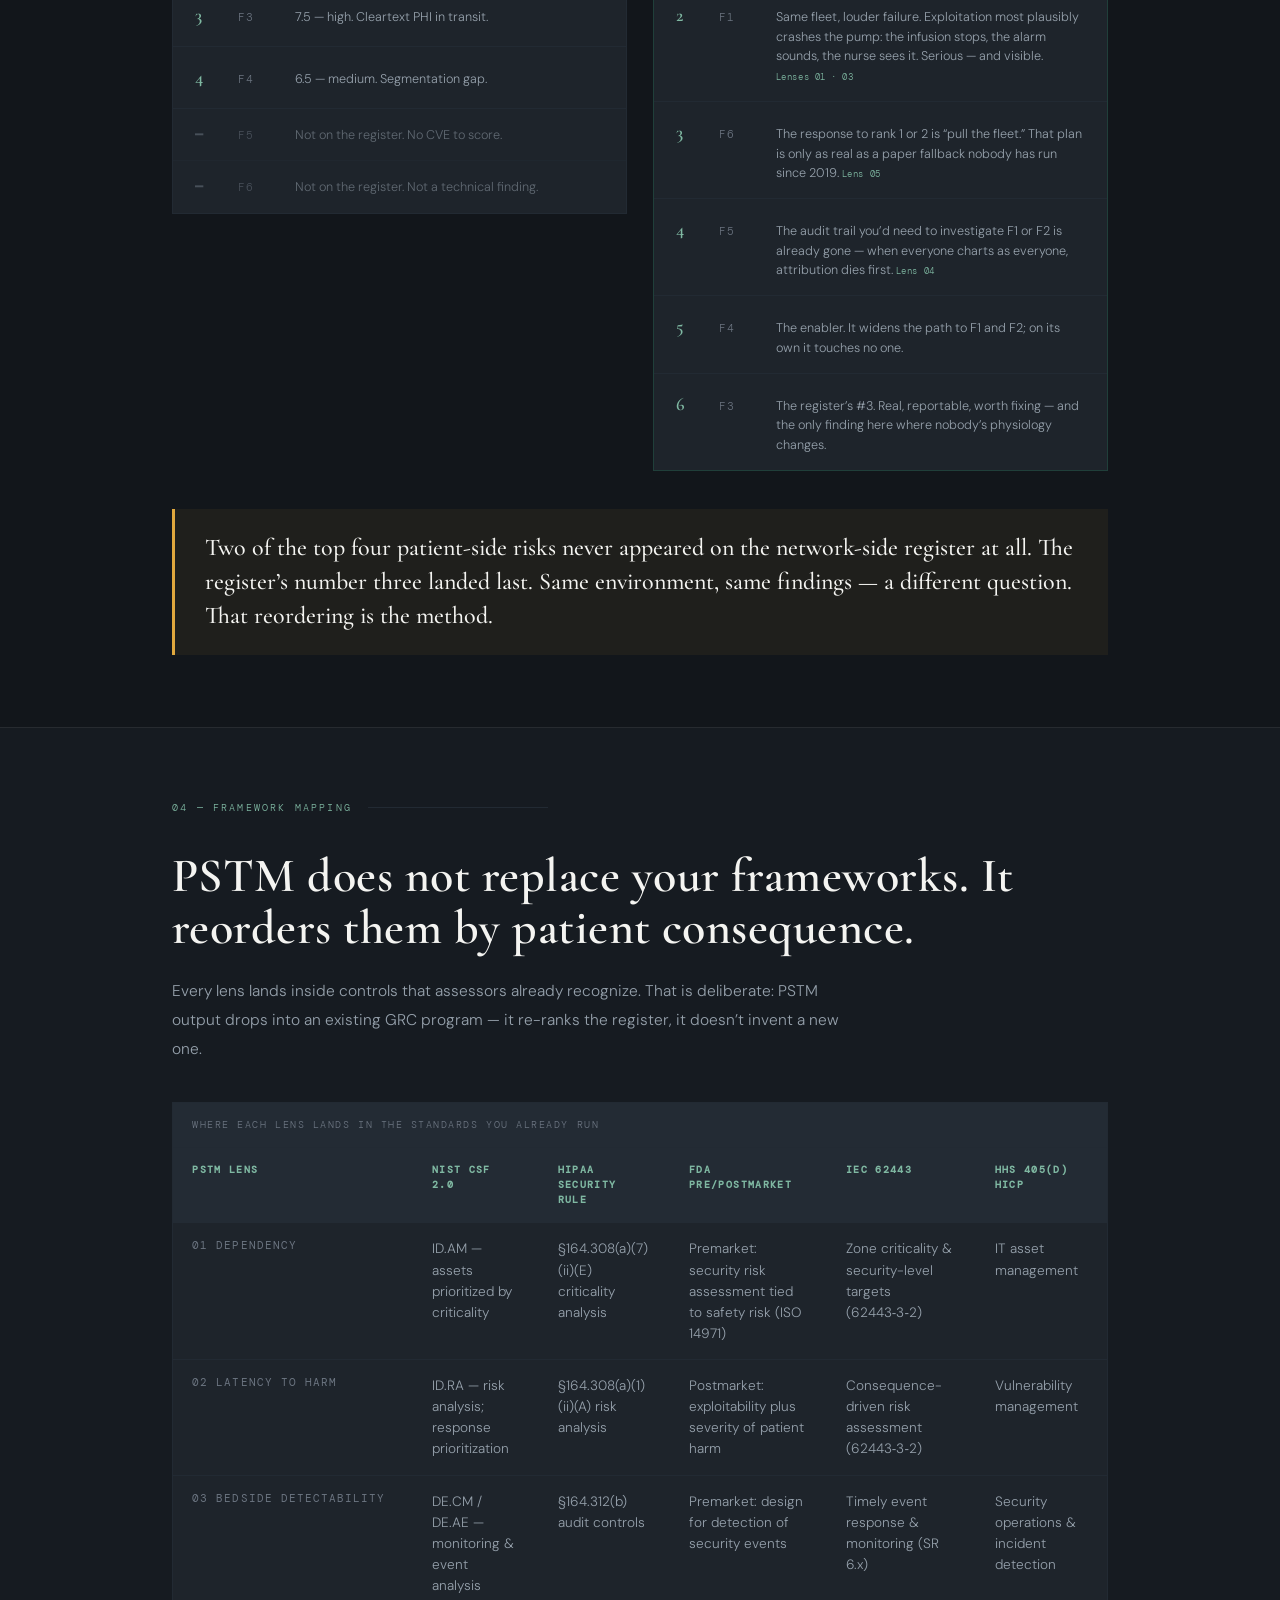
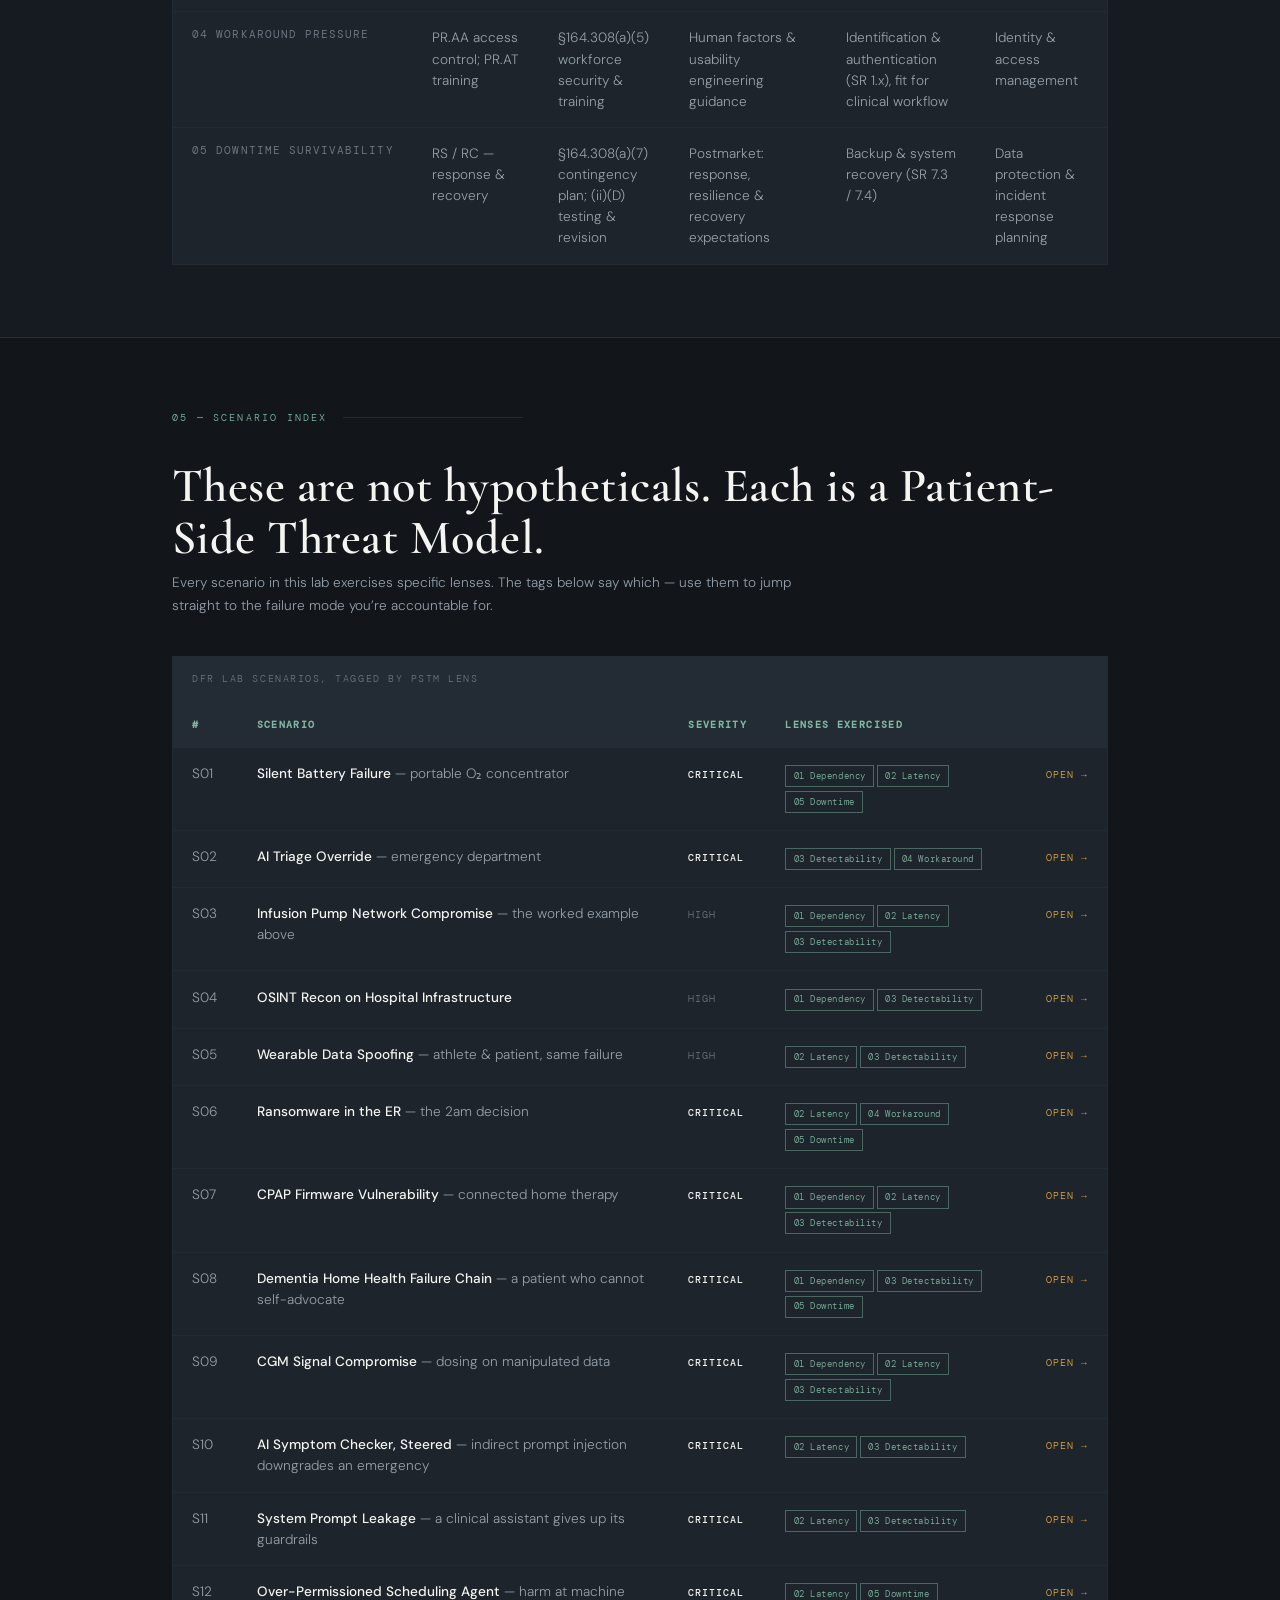
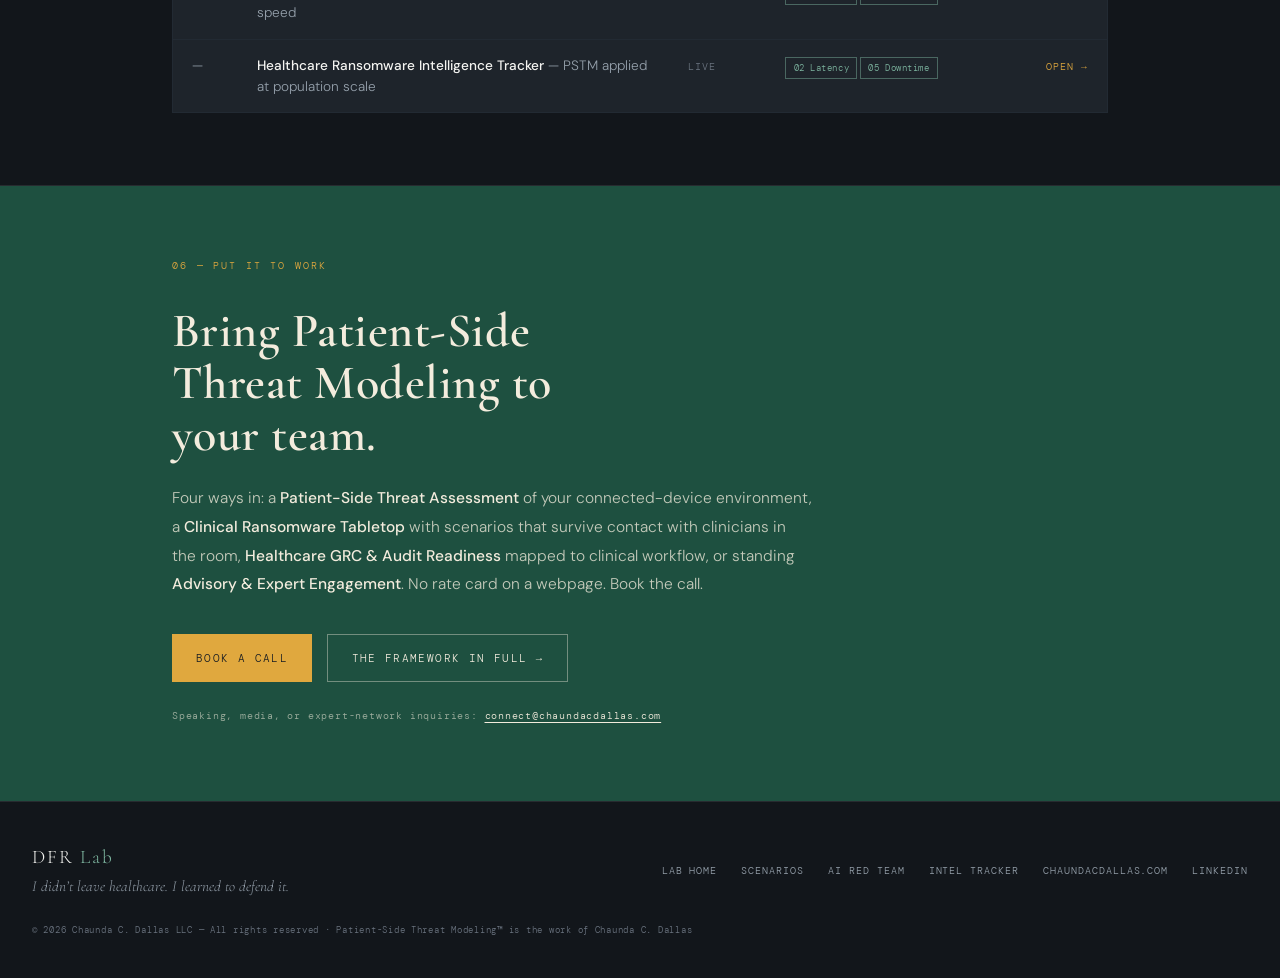
<file: pstm.html>
<!DOCTYPE html>
<html lang="en" data-theme="dark">
<head>
  <meta charset="UTF-8" />
  <meta name="viewport" content="width=device-width, initial-scale=1.0" />
  <title>Patient-Side Threat Modeling — Applied | DFR Lab</title>
  <meta name="description" content="Patient-Side Threat Modeling (PSTM): a five-lens IoMT threat modeling method written from the patient's side of the device. By Chaunda C. Dallas, MSIT — applied across every scenario in the Digital First Responder Lab.">
  <link rel="preconnect" href="https://fonts.googleapis.com">
  <link rel="preconnect" href="https://fonts.gstatic.com" crossorigin>
  <link href="https://fonts.googleapis.com/css2?family=Cormorant+Garamond:ital,wght@0,400;0,600;0,700;1,500&family=DM+Sans:wght@300;400;500;700&family=DM+Mono:wght@400;500&display=swap" rel="stylesheet">
  <link rel="stylesheet" href="styles.css" />
  <style>
    *,*::before,*::after{box-sizing:border-box;margin:0;padding:0;}
    html{scroll-behavior:smooth;}

    /* Accent used for text must clear WCAG AA on both grounds; raw brand green stays for grounds/borders. */
    :root{--acc:#7FB8A2;--amber-text:#E0A83E;--btn-ink:#171C22;}
    [data-theme="light"]{--acc:#1E5040;--amber-text:#8A6414;}

    body{background:var(--bg);color:var(--text);font-family:var(--sans);font-weight:300;line-height:1.65;overflow-x:hidden;transition:background .25s,color .25s;}
    a{color:inherit;}
    ::selection{background:var(--green);color:#F4F4F1;}
    :focus-visible{outline:2px solid var(--acc);outline-offset:3px;}
    @media (prefers-reduced-motion: reduce){html{scroll-behavior:auto;}}

    .skip-link{position:absolute;left:-9999px;top:0;background:var(--green);color:#F4F4F1;padding:.6rem 1rem;z-index:300;font-family:var(--mono);font-size:.7rem;}
    .skip-link:focus{left:0;}

    nav{position:sticky;top:0;z-index:100;background:color-mix(in srgb,var(--bg) 92%,transparent);backdrop-filter:blur(16px);border-bottom:1px solid var(--border);padding:0 2rem;display:flex;align-items:center;justify-content:space-between;gap:1rem;min-height:52px;flex-wrap:wrap;}
    .nav-brand{font-family:var(--display);font-size:1.1rem;letter-spacing:0.12em;text-decoration:none;padding:.6rem 0;}
    .nav-brand span{color:var(--acc);}
    .nav-links{display:flex;gap:1.3rem;list-style:none;align-items:center;flex-wrap:wrap;}
    .nav-links a{font-family:var(--mono);font-size:0.62rem;color:var(--dim);text-decoration:none;letter-spacing:0.12em;text-transform:uppercase;transition:color 0.2s;padding:.5rem 0;}
    .nav-links a:hover{color:var(--acc);}
    .nav-links a[aria-current="page"]{color:var(--text);border-bottom:1px solid var(--amber);}
    .theme-toggle{display:flex;align-items:center;gap:7px;background:var(--surface);border:1px solid var(--border);color:var(--text);border-radius:999px;padding:5px 11px;font-family:var(--mono);font-size:0.58rem;letter-spacing:0.12em;cursor:pointer;text-transform:uppercase;}
    .theme-toggle:hover{border-color:var(--acc);}
    .theme-toggle .dot{width:8px;height:8px;border-radius:50%;background:var(--acc);}

    header{position:relative;padding:6rem 2rem 4.5rem;border-bottom:1px solid var(--border);overflow:hidden;}
    .hero-bg{position:absolute;inset:0;background:radial-gradient(ellipse 70% 60% at 85% 10%,color-mix(in srgb,var(--green) 22%,transparent) 0%,transparent 60%),var(--bg);}
    .hero-grid-lines{position:absolute;inset:0;background-image:linear-gradient(color-mix(in srgb,var(--green) 10%,transparent) 1px,transparent 1px),linear-gradient(90deg,color-mix(in srgb,var(--green) 10%,transparent) 1px,transparent 1px);background-size:64px 64px;}
    .hero-inner{position:relative;z-index:1;max-width:1000px;margin:0 auto;}
    .eyebrow{font-family:var(--mono);font-size:0.66rem;letter-spacing:0.22em;color:var(--acc);text-transform:uppercase;margin-bottom:1.6rem;}
    h1{font-family:var(--display);font-weight:600;font-size:clamp(2.6rem,7vw,5.2rem);line-height:1.02;letter-spacing:0.01em;margin-bottom:1.1rem;max-width:14ch;}
    .ecg{display:block;width:min(420px,80%);height:44px;margin:.4rem 0 1.8rem;}
    .hero-def{font-family:var(--display);font-style:italic;font-weight:500;font-size:clamp(1.25rem,2.6vw,1.75rem);line-height:1.35;max-width:34ch;margin-bottom:1.6rem;}
    .hero-sub{font-size:0.95rem;color:var(--dim);max-width:600px;line-height:1.8;margin-bottom:2.2rem;}
    .hero-sub strong{color:var(--text);font-weight:500;}
    .hero-ctas{display:flex;gap:0.9rem;flex-wrap:wrap;margin-bottom:2.6rem;}
    .btn{display:inline-flex;align-items:center;gap:.55rem;font-family:var(--mono);font-size:0.66rem;letter-spacing:0.13em;text-transform:uppercase;text-decoration:none;padding:0.9rem 1.5rem;transition:opacity .2s,border-color .2s;}
    .btn-amber{background:var(--amber);color:var(--btn-ink);}
    .btn-amber:hover{opacity:.88;}
    .btn-ghost{border:1px solid var(--border);color:var(--text);}
    .btn-ghost:hover{border-color:var(--acc);}
    .hero-stats{display:flex;gap:2.8rem;flex-wrap:wrap;border-top:1px solid var(--line);padding-top:1.6rem;}
    .hstat-num{font-family:var(--display);font-size:2rem;font-weight:600;color:var(--acc);line-height:1;}
    .hstat-lbl{font-family:var(--mono);font-size:0.58rem;color:var(--faint);letter-spacing:0.12em;text-transform:uppercase;margin-top:0.3rem;}

    section{border-bottom:1px solid var(--border);}
    .container{max-width:1000px;margin:0 auto;padding:4.5rem 2rem;}
    .alt{background:var(--bg-2);}
    .eyebrow-section{font-family:var(--mono);font-size:0.62rem;letter-spacing:0.22em;color:var(--acc);text-transform:uppercase;margin-bottom:2.2rem;display:flex;align-items:center;gap:1rem;}
    .eyebrow-section::after{content:'';flex:1;height:1px;background:var(--line);max-width:180px;}
    h2{font-family:var(--display);font-weight:600;font-size:clamp(1.9rem,4.5vw,3rem);line-height:1.08;letter-spacing:0.01em;margin-bottom:1.4rem;}
    .lead{font-size:0.97rem;color:var(--dim);line-height:1.85;max-width:680px;}
    .lead + .lead{margin-top:1.1rem;}
    .lead strong{color:var(--text);font-weight:500;}
    .statement{border-left:3px solid var(--green);padding:1.5rem 2rem;margin:2.2rem 0;background:color-mix(in srgb,var(--green) 7%,transparent);}
    .statement p{font-family:var(--display);font-size:clamp(1.25rem,2.6vw,1.8rem);line-height:1.3;font-weight:500;}

    .tbl-wrap{overflow-x:auto;margin-top:2.4rem;border:1px solid var(--line);}
    table{border-collapse:collapse;width:100%;min-width:600px;background:var(--surface);}
    caption{text-align:left;font-family:var(--mono);font-size:0.6rem;letter-spacing:0.16em;text-transform:uppercase;color:var(--faint);padding:0.9rem 1.2rem;background:var(--surface-2);border-bottom:1px solid var(--line);}
    th,td{padding:0.95rem 1.2rem;text-align:left;border-bottom:1px solid var(--line);vertical-align:top;font-size:0.85rem;line-height:1.55;}
    tr:last-child th,tr:last-child td{border-bottom:none;}
    thead th{font-family:var(--mono);font-size:0.6rem;letter-spacing:0.14em;text-transform:uppercase;color:var(--acc);background:var(--surface-2);border-bottom:1px solid var(--line);}
    tbody th[scope="row"]{font-family:var(--mono);font-size:0.66rem;letter-spacing:0.1em;text-transform:uppercase;color:var(--faint);font-weight:400;white-space:nowrap;}
    td{color:var(--dim);}
    td strong{color:var(--text);font-weight:500;}
    .col-patient{background:color-mix(in srgb,var(--green) 6%,transparent);}

    /* Lenses */
    .lens{border:1px solid var(--line);background:var(--surface);margin-top:1.6rem;}
    .lens-head{display:flex;align-items:baseline;gap:1.4rem;padding:1.7rem 2.2rem 0;flex-wrap:wrap;}
    .lens-no{font-family:var(--mono);font-size:0.9rem;color:var(--amber-text);letter-spacing:0.14em;}
    .lens h3{font-family:var(--display);font-weight:600;font-size:clamp(1.5rem,3vw,2.1rem);letter-spacing:0.02em;}
    .lens-q{font-family:var(--display);font-style:italic;font-weight:500;font-size:clamp(1.1rem,2.2vw,1.4rem);line-height:1.4;padding:1.1rem 2.2rem 0;max-width:52ch;}
    .lens-body{display:grid;grid-template-columns:1fr 1fr;gap:2.2rem;padding:1.6rem 2.2rem 1.9rem;}
    .lens-cell h4{font-family:var(--mono);font-size:0.6rem;letter-spacing:0.18em;color:var(--acc);text-transform:uppercase;margin-bottom:0.7rem;}
    .lens-cell p{font-size:0.87rem;color:var(--dim);line-height:1.75;}
    .lens-cell p + p{margin-top:0.8rem;}
    .lens-cell strong{color:var(--text);font-weight:500;}
    .lens-verdict{border-top:1px solid var(--line);padding:1.15rem 2.2rem;font-size:0.9rem;color:var(--text);background:color-mix(in srgb,var(--green) 5%,transparent);}
    .lens-verdict span{font-family:var(--mono);font-size:0.58rem;letter-spacing:0.16em;text-transform:uppercase;color:var(--acc);display:block;margin-bottom:0.35rem;}
    .tier-row{display:flex;gap:0.5rem;flex-wrap:wrap;margin-top:0.9rem;}
    .tier{font-family:var(--mono);font-size:0.6rem;letter-spacing:0.08em;border:1px solid var(--line);padding:0.4rem 0.7rem;color:var(--dim);}
    .tier b{display:block;color:var(--text);font-weight:500;letter-spacing:0.12em;text-transform:uppercase;font-size:0.58rem;margin-bottom:0.2rem;}
    .lat-grid{display:grid;grid-template-columns:repeat(3,1fr);gap:1px;background:var(--line);border:1px solid var(--line);margin-top:0.9rem;}
    .lat{background:var(--surface-2);padding:0.85rem 0.95rem;}
    .lat b{font-family:var(--mono);font-size:0.62rem;letter-spacing:0.14em;text-transform:uppercase;color:var(--text);font-weight:500;display:block;margin-bottom:0.3rem;}
    .lat span{font-size:0.76rem;color:var(--dim);line-height:1.5;display:block;}

    /* Worked example */
    .finding{display:grid;grid-template-columns:64px 1fr auto;gap:1.2rem;padding:1.05rem 1.4rem;border:1px solid var(--line);border-top:none;background:var(--surface);align-items:baseline;}
    .findings > .finding:first-of-type{border-top:1px solid var(--line);margin-top:2.2rem;}
    .f-id{font-family:var(--mono);font-size:0.72rem;color:var(--acc);letter-spacing:0.1em;}
    .f-text{font-size:0.87rem;color:var(--dim);line-height:1.6;}
    .f-text strong{color:var(--text);font-weight:500;}
    .f-cvss{font-family:var(--mono);font-size:0.66rem;color:var(--faint);letter-spacing:0.08em;white-space:nowrap;}
    .reorder{display:grid;grid-template-columns:1fr 1fr;gap:1.6rem;margin-top:2.6rem;align-items:start;}
    .rcol{border:1px solid var(--line);background:var(--surface);}
    .rcol-patient{border-color:color-mix(in srgb,var(--green) 55%,var(--line));}
    .rcol-head{padding:1.1rem 1.4rem;border-bottom:1px solid var(--line);background:var(--surface-2);}
    .rcol-patient .rcol-head{background:color-mix(in srgb,var(--green) 14%,var(--surface-2));}
    .rcol-head h4{font-family:var(--mono);font-size:0.64rem;letter-spacing:0.16em;text-transform:uppercase;color:var(--text);font-weight:500;}
    .rcol-head p{font-family:var(--mono);font-size:0.58rem;color:var(--faint);letter-spacing:0.08em;margin-top:0.25rem;}
    .rrow{display:grid;grid-template-columns:30px 44px 1fr;gap:0.8rem;padding:0.95rem 1.4rem;border-bottom:1px solid var(--line);align-items:baseline;}
    .rrow:last-child{border-bottom:none;}
    .rrow-rank{font-family:var(--display);font-size:1.15rem;font-weight:600;color:var(--acc);}
    .rrow-id{font-family:var(--mono);font-size:0.66rem;color:var(--faint);letter-spacing:0.08em;}
    .rrow-why{font-size:0.79rem;color:var(--dim);line-height:1.55;}
    .rrow-why strong{color:var(--text);font-weight:500;}
    .rrow-absent{opacity:0.55;}
    .rrow-absent .rrow-rank{color:var(--faint);font-family:var(--mono);font-size:0.8rem;}
    .lens-ref{font-family:var(--mono);font-size:0.58rem;color:var(--acc);letter-spacing:0.06em;white-space:nowrap;}
    /* Crimson use #2 of 2: the one finding that reaches a patient fastest. */
    .tag-crit{display:inline-block;font-family:var(--mono);font-size:0.56rem;letter-spacing:0.14em;text-transform:uppercase;background:var(--crimson);color:#F3ECDD;padding:0.22rem 0.55rem;margin-left:0.5rem;}
    .punchline{margin-top:2.4rem;border-left:3px solid var(--amber);padding:1.4rem 1.9rem;background:color-mix(in srgb,var(--amber) 6%,transparent);}
    .punchline p{font-family:var(--display);font-size:clamp(1.15rem,2.3vw,1.5rem);line-height:1.4;font-weight:500;}

    /* Scenario index */
    .idx-note{font-size:0.85rem;color:var(--dim);max-width:640px;margin-top:-1rem;margin-bottom:2rem;line-height:1.7;}
    .idx-lens{display:inline-block;font-family:var(--mono);font-size:0.58rem;letter-spacing:0.06em;border:1px solid color-mix(in srgb,var(--acc) 45%,transparent);color:var(--acc);padding:0.18rem 0.45rem;margin:0.12rem 0.18rem 0.12rem 0;white-space:nowrap;}
    .idx-link{font-family:var(--mono);font-size:0.6rem;letter-spacing:0.1em;text-transform:uppercase;color:var(--amber-text);text-decoration:none;white-space:nowrap;}
    .idx-link:hover{text-decoration:underline;}
    .sev-txt{font-family:var(--mono);font-size:0.62rem;letter-spacing:0.1em;text-transform:uppercase;color:var(--faint);white-space:nowrap;}
    .sev-txt.is-crit{color:var(--text);font-weight:500;}

    /* CTA band */
    .cta-band{background:var(--green);border-bottom:none;}
    .cta-band .container{padding:4.5rem 2rem 4.8rem;}
    .cta-band h2{color:#F3ECDD;max-width:18ch;}
    .cta-band .lead{color:color-mix(in srgb,#F3ECDD 78%,var(--green));max-width:640px;}
    .cta-band .lead strong{color:#F3ECDD;}
    .cta-eyebrow{font-family:var(--mono);font-size:0.62rem;letter-spacing:0.22em;color:var(--amber);text-transform:uppercase;margin-bottom:2rem;}
    .cta-actions{display:flex;gap:0.9rem;flex-wrap:wrap;margin-top:2.2rem;}
    .cta-band .btn-ghost{border-color:color-mix(in srgb,#F3ECDD 40%,transparent);color:#F3ECDD;}
    .cta-band .btn-ghost:hover{border-color:#F3ECDD;}
    .cta-fine{margin-top:1.6rem;font-family:var(--mono);font-size:0.62rem;letter-spacing:0.08em;color:color-mix(in srgb,#F3ECDD 62%,var(--green));}
    .cta-fine a{color:#F3ECDD;text-decoration:underline;text-underline-offset:3px;}

    footer{padding:2.5rem 2rem;display:flex;align-items:center;justify-content:space-between;flex-wrap:wrap;gap:1.5rem;border-top:1px solid var(--border);background:var(--bg-2);}
    .footer-brand{font-family:var(--display);font-size:1.2rem;letter-spacing:0.1em;}
    .footer-brand span{color:var(--acc);}
    .footer-tag{font-family:var(--display);font-style:italic;font-size:0.95rem;color:var(--dim);}
    .footer-links{display:flex;gap:1.5rem;flex-wrap:wrap;}
    .footer-links a{font-family:var(--mono);font-size:0.6rem;color:var(--dim);text-decoration:none;letter-spacing:0.1em;text-transform:uppercase;transition:color 0.2s;}
    .footer-links a:hover{color:var(--acc);}
    .footer-copy{font-family:var(--mono);font-size:0.58rem;color:var(--faint);letter-spacing:0.08em;flex-basis:100%;}

    @media (max-width:820px){
      .lens-body,.reorder{grid-template-columns:1fr;}
      .lat-grid{grid-template-columns:1fr;}
      header{padding:4.5rem 1.25rem 3.5rem;}
      .container{padding:3.5rem 1.25rem;}
      nav{padding:0 1.25rem;}
      .lens-head,.lens-q{padding-left:1.4rem;padding-right:1.4rem;}
      .lens-body{padding:1.4rem;}
      .lens-verdict{padding:1.1rem 1.4rem;}
      .finding{grid-template-columns:48px 1fr;}
      .f-cvss{grid-column:2;}
    }
  </style>
</head>
<body>
<a class="skip-link" href="#main">Skip to content</a>
<nav aria-label="DFR Lab">
  <a class="nav-brand" href="index.html">DFR <span>Lab</span></a>
  <ul class="nav-links">
    <li><a href="pstm.html" aria-current="page">PSTM</a></li>
    <li><a href="index.html#scenarios">Scenarios</a></li>
    <li><a href="ai-red-team.html">AI Red Team</a></li>
    <li><a href="tracker.html">Intel Tracker</a></li>
    <li><a href="https://chaundacdallas.com/method">The Method</a></li>
    <li><button class="theme-toggle" id="themeBtn" aria-label="Switch light or dark mode"><span class="dot" aria-hidden="true"></span><span id="themeLbl">Light</span></button></li>
  </ul>
</nav>

<header>
  <div class="hero-bg" aria-hidden="true"></div>
  <div class="hero-grid-lines" aria-hidden="true"></div>
  <div class="hero-inner">
    <p class="eyebrow">DFR Lab / Applied Framework</p>
    <h1>Patient-Side Threat Modeling</h1>
    <!-- Crimson use #1 of 2: the single ECG beat. -->
    <svg class="ecg" viewBox="0 0 420 44" aria-hidden="true" focusable="false">
      <path d="M0 26 H130 L142 26 L150 20 L158 26 L172 26 L178 38 L186 4 L194 34 L200 26 L216 26 L228 18 L240 26 H420"
            fill="none" stroke="#8B1E24" stroke-width="2" stroke-linejoin="round" stroke-linecap="round"/>
    </svg>
    <p class="hero-def">Every IoMT threat model in existence is written from the network&rsquo;s point of view. Mine is written from the patient&rsquo;s side of the device.</p>
    <p class="hero-sub">Network-side threat modeling asks <strong>what an attacker can reach</strong>. Patient-side threat modeling asks <strong>what happens to the human when it&rsquo;s reached</strong>. Five lenses, built from 28+ years of frontline emergency medicine, applied to every scenario in this lab.</p>
    <div class="hero-ctas">
      <a class="btn btn-amber" href="#worked">See the reordering &darr;</a>
      <a class="btn btn-ghost" href="https://chaundacdallas.com/method">Read the framework &rarr;</a>
    </div>
    <div class="hero-stats">
      <div><div class="hstat-num">5</div><div class="hstat-lbl">Lenses</div></div>
      <div><div class="hstat-num">12</div><div class="hstat-lbl">Scenarios run through them</div></div>
      <div><div class="hstat-num">1</div><div class="hstat-lbl">Live intelligence tracker</div></div>
      <div><div class="hstat-num">5</div><div class="hstat-lbl">Frameworks mapped</div></div>
    </div>
  </div>
</header>

<main id="main">

<section id="inversion" class="alt">
  <div class="container">
    <p class="eyebrow-section">01 &mdash; The inversion</p>
    <h2>Same device. Different question.</h2>
    <p class="lead">In enterprise IT, the triad runs Confidentiality &rarr; Integrity &rarr; Availability. At the bedside, that order inverts. A ventilator that stops is a code. A ventilator whose data leaks is a HIPAA letter. Standard risk scoring cannot see the difference between those two events. PSTM is built to see it.</p>
    <div class="statement"><p>Network-side asks: what can an attacker reach?<br>Patient-side asks: what happens to the human when it&rsquo;s reached?</p></div>
    <div class="tbl-wrap">
      <table>
        <caption>Network-side vs. patient-side threat modeling</caption>
        <thead>
          <tr><th scope="col"></th><th scope="col">Network-side</th><th scope="col" class="col-patient">Patient-side</th></tr>
        </thead>
        <tbody>
          <tr><th scope="row">Core question</th><td>What can an attacker reach?</td><td class="col-patient"><strong>What happens to the human when it&rsquo;s reached?</strong></td></tr>
          <tr><th scope="row">Priority order</th><td>C &rarr; I &rarr; A</td><td class="col-patient"><strong>A &rarr; I &rarr; C</strong> on life-sustaining tiers</td></tr>
          <tr><th scope="row">Unit of risk</th><td>Asset / node</td><td class="col-patient"><strong>Patient / procedure</strong></td></tr>
          <tr><th scope="row">Prioritization driver</th><td>CVSS</td><td class="col-patient"><strong>Latency to harm</strong></td></tr>
          <tr><th scope="row">Detection endpoint</th><td>The SOC</td><td class="col-patient"><strong>The bedside</strong></td></tr>
          <tr><th scope="row">Blind spot</th><td>The clinical workaround</td><td class="col-patient"><strong>None &mdash; the workaround is a primary lens</strong></td></tr>
        </tbody>
      </table>
    </div>
  </div>
</section>

<section id="lenses">
  <div class="container">
    <p class="eyebrow-section">02 &mdash; The five lenses</p>
    <h2>The method.</h2>
    <p class="lead">Each lens is a question the network-side model cannot answer. Run all five against a device, a finding, or a whole environment, and the risk register reorders itself. The order it lands in is the order a patient would choose.</p>

    <article class="lens" id="lens-1">
      <div class="lens-head"><span class="lens-no">01</span><h3>Dependency</h3></div>
      <p class="lens-q">Is the patient&rsquo;s physiology dependent on this device functioning correctly right now?</p>
      <div class="lens-body">
        <div class="lens-cell">
          <h4>Why network-side models miss it</h4>
          <p>An asset inventory sees two nodes running the same OS with the same CVE. It cannot see that one of them is keeping a chest rising and the other is archiving vitals for the morning report. Same score. Not remotely the same risk.</p>
          <p>PSTM tiers every device before anything gets scored:</p>
          <div class="tier-row">
            <span class="tier"><b>Life-sustaining</b>ventilator &middot; pump running vasopressors &middot; pacing</span>
            <span class="tier"><b>Life-supporting</b>dialysis &middot; BiPAP &middot; anesthesia delivery</span>
            <span class="tier"><b>Monitoring / diagnostic</b>telemetry &middot; CGM &middot; imaging</span>
            <span class="tier"><b>Convenience</b>bed scales &middot; asset tags &middot; smart TVs</span>
          </div>
        </div>
        <div class="lens-cell">
          <h4>From the floor</h4>
          <p>The same vulnerability disclosure lands on a networked ventilator and on the server that stores its historical trend data. The register scores them identically. On the ventilator, exploitation is a code blue. On the archive, it&rsquo;s a breach-notification workflow. Any model that can&rsquo;t separate those two outcomes isn&rsquo;t modeling healthcare &mdash; it&rsquo;s modeling a data center that happens to contain patients.</p>
        </div>
      </div>
      <p class="lens-verdict"><span>What changes</span>On life-sustaining tiers, availability and integrity outrank confidentiality by orders of magnitude. Most risk registers have it exactly backwards.</p>
    </article>

    <article class="lens" id="lens-2">
      <div class="lens-head"><span class="lens-no">02</span><h3>Latency to Harm</h3></div>
      <p class="lens-q">How long from compromise to physiological harm?</p>
      <div class="lens-body">
        <div class="lens-cell">
          <h4>Why network-side models miss it</h4>
          <p>CVSS measures exploitability and impact to the system. It has no axis for how fast a human deteriorates. Two findings with the same score can sit on opposite ends of the only clock that matters at the bedside.</p>
          <div class="lat-grid">
            <div class="lat"><b>Minutes</b><span>Infusion pump dose manipulation. Ventilator settings. Pacing parameters.</span></div>
            <div class="lat"><b>Hours</b><span>Telemetry suppression. Alarm rerouting. Lab interface tampering.</span></div>
            <div class="lat"><b>Days</b><span>EHR record tampering. Imaging integrity. Allergy fields quietly edited.</span></div>
          </div>
        </div>
        <div class="lens-cell">
          <h4>From the floor</h4>
          <p>A suppressed telemetry alarm hurts no one at minute one. It hurts someone at hour three, when the rhythm changes and nothing sounds. A deleted allergy field hurts no one for days &mdash; until the next admission, the next order, the next push of the wrong drug. Latency isn&rsquo;t a technicality. It is the response window, and it tells you which findings you fix tonight and which can wait for the change window.</p>
        </div>
      </div>
      <p class="lens-verdict"><span>What changes</span>Latency to harm, not CVSS score, drives patch and response prioritization in clinical environments.</p>
    </article>

    <article class="lens" id="lens-3">
      <div class="lens-head"><span class="lens-no">03</span><h3>Bedside Detectability</h3></div>
      <p class="lens-q">Would a clinician actually notice?</p>
      <div class="lens-body">
        <div class="lens-cell">
          <h4>Why network-side models miss it</h4>
          <p>Detection engineering ends at the SOC. But a &ldquo;detected&rdquo; event in the SOC is not a detected event on the floor. Most IoMT compromise is silent at the point of care: the device keeps displaying what the clinician expects to see, and the clinician has four other patients.</p>
          <p>Alarm fatigue makes it worse &mdash; it is an attacker&rsquo;s ally. Clinical staff silence hundreds of alarms per shift because most of them mean nothing. An attacker doesn&rsquo;t have to hide the alarm. The environment hides it for them.</p>
        </div>
        <div class="lens-cell">
          <h4>From the floor</h4>
          <p>A compromised pump can display the ordered rate while delivering a different one. There is no visual difference at the bedside between a pump that is working and a pump that is lying. The nurse checks the screen &mdash; that&rsquo;s the verification step the workflow allows &mdash; and the screen confirms the order. Every control downstream of that glance assumes the glance means something.</p>
        </div>
      </div>
      <p class="lens-verdict"><span>What changes</span>Detection engineering for clinical environments must account for the human at the bedside, not just the sensor on the wire.</p>
    </article>

    <article class="lens" id="lens-4">
      <div class="lens-head"><span class="lens-no">04</span><h3>Workaround Pressure</h3></div>
      <p class="lens-q">What do clinicians do when the control gets in the way of care?</p>
      <div class="lens-body">
        <div class="lens-cell">
          <h4>Why network-side models miss it</h4>
          <p>Shared logins. Propped doors. A badge taped over the reader. Screens left unlocked because the timeout fires mid-code. Every one of them was invented by a rational person trying to keep a patient alive.</p>
          <p><strong>The workaround is the vulnerability.</strong> No scanner finds it, no register scores it, and no network-side model can produce this lens &mdash; because producing it requires having been the clinician who invented the workaround.</p>
        </div>
        <div class="lens-cell">
          <h4>From the floor</h4>
          <p>I have been the clinician the screen timeout fired on &mdash; mid-resuscitation, gloves on, seconds mattering. The next shift, that workstation stays logged in as whoever touched it first. Security calls that an audit finding. The floor calls it Tuesday. Design the control for the code, not the demo, or the floor will redesign it for you.</p>
        </div>
      </div>
      <p class="lens-verdict"><span>What changes</span>A control that clinicians route around is a control that does not exist. Controls must survive the bedside, or they aren&rsquo;t controls.</p>
    </article>

    <article class="lens" id="lens-5">
      <div class="lens-head"><span class="lens-no">05</span><h3>Downtime Survivability</h3></div>
      <p class="lens-q">When the system fails, does the manual fallback actually work &mdash; and has anyone on shift ever run it?</p>
      <div class="lens-body">
        <div class="lens-cell">
          <h4>Why network-side models miss it</h4>
          <p>The register ends where the outage begins. Paper downtime procedures exist on paper. Most staff hired after 2015 have never executed one &mdash; never charted a med pass by hand, never run orders on carbon-copy forms, never worked a floor where the EHR simply is not coming back this shift.</p>
        </div>
        <div class="lens-cell">
          <h4>From the floor</h4>
          <p>Downtime survivability is a set of testable questions. Are the downtime forms in the box current? Does the charge nurse know where the box is? Is the read-only EHR snapshot fresher than 24 hours? Has anyone on nights &mdash; the shift ransomware actually hits &mdash; run a paper med pass end to end? Every one of those has a yes/no answer. Almost nobody asks.</p>
        </div>
      </div>
      <p class="lens-verdict"><span>What changes</span>Ransomware resilience in healthcare is a training and process problem at least as much as a technical one. The fallback is testable &mdash; so test it.</p>
    </article>
  </div>
</section>

<section id="worked" class="alt">
  <div class="container">
    <p class="eyebrow-section">03 &mdash; Worked example &middot; Scenario 03</p>
    <h2>One scenario. Two priority lists.</h2>
    <p class="lead"><a href="index.html#scenarios" style="color:var(--text);">Scenario 03 in this lab</a> is an infusion pump compromise on an oncology floor: a networked pump receives unauthorized parameter updates during active chemotherapy delivery, while the nurse covers four other patients. Below are six findings a standard assessment of that environment produces &mdash; scored the way a network-side register scores them, then run through the five lenses.</p>

    <div class="findings">
      <div class="finding"><span class="f-id">F1</span><span class="f-text"><strong>Unauthenticated remote code execution</strong> in the pump&rsquo;s legacy remote-management service.</span><span class="f-cvss">CVSS 9.8</span></div>
      <div class="finding"><span class="f-id">F2</span><span class="f-text"><strong>Drug-library updates accepted unsigned</strong> from any host on the clinical VLAN &mdash; dose limits and concentrations can be rewritten in transit.</span><span class="f-cvss">CVSS 8.8</span></div>
      <div class="finding"><span class="f-id">F3</span><span class="f-text"><strong>PHI transmitted in cleartext</strong> between the pump gateway and the integration engine.</span><span class="f-cvss">CVSS 7.5</span></div>
      <div class="finding"><span class="f-id">F4</span><span class="f-text"><strong>Flat clinical VLAN</strong> &mdash; the pump fleet shares a network segment with non-clinical systems.</span><span class="f-cvss">CVSS 6.5</span></div>
      <div class="finding"><span class="f-id">F5</span><span class="f-text"><strong>Shared login on the med-room workstation;</strong> screen lock disabled by staff.</span><span class="f-cvss">No CVE &middot; unscored</span></div>
      <div class="finding"><span class="f-id">F6</span><span class="f-text"><strong>Paper downtime medication procedure last exercised 2019;</strong> night shift never drilled.</span><span class="f-cvss">No CVE &middot; unscored</span></div>
    </div>

    <div class="reorder">
      <div class="rcol">
        <div class="rcol-head"><h4>Network-side register</h4><p>Ordered by CVSS</p></div>
        <div class="rrow"><span class="rrow-rank">1</span><span class="rrow-id">F1</span><span class="rrow-why">9.8 &mdash; critical. Remote code execution tops every list it appears on.</span></div>
        <div class="rrow"><span class="rrow-rank">2</span><span class="rrow-id">F2</span><span class="rrow-why">8.8 &mdash; high. Unsigned update channel.</span></div>
        <div class="rrow"><span class="rrow-rank">3</span><span class="rrow-id">F3</span><span class="rrow-why">7.5 &mdash; high. Cleartext PHI in transit.</span></div>
        <div class="rrow"><span class="rrow-rank">4</span><span class="rrow-id">F4</span><span class="rrow-why">6.5 &mdash; medium. Segmentation gap.</span></div>
        <div class="rrow rrow-absent"><span class="rrow-rank">&mdash;</span><span class="rrow-id">F5</span><span class="rrow-why">Not on the register. No CVE to score.</span></div>
        <div class="rrow rrow-absent"><span class="rrow-rank">&mdash;</span><span class="rrow-id">F6</span><span class="rrow-why">Not on the register. Not a technical finding.</span></div>
      </div>
      <div class="rcol rcol-patient">
        <div class="rcol-head"><h4>Patient-side re-prioritization</h4><p>Ordered by the five lenses</p></div>
        <div class="rrow"><span class="rrow-rank">1</span><span class="rrow-id">F2</span><span class="rrow-why"><strong>The finding that reaches the patient.</strong><span class="tag-crit">Critical</span><br>Life-sustaining tier &middot; latency in minutes &middot; bedside detectability near zero &mdash; the pump displays the ordered dose while delivering a different one. <span class="lens-ref">Lenses 01 &middot; 02 &middot; 03</span></span></div>
        <div class="rrow"><span class="rrow-rank">2</span><span class="rrow-id">F1</span><span class="rrow-why">Same fleet, louder failure. Exploitation most plausibly crashes the pump: the infusion stops, the alarm sounds, the nurse sees it. Serious &mdash; and visible. <span class="lens-ref">Lenses 01 &middot; 03</span></span></div>
        <div class="rrow"><span class="rrow-rank">3</span><span class="rrow-id">F6</span><span class="rrow-why">The response to rank 1 or 2 is &ldquo;pull the fleet.&rdquo; That plan is only as real as a paper fallback nobody has run since 2019. <span class="lens-ref">Lens 05</span></span></div>
        <div class="rrow"><span class="rrow-rank">4</span><span class="rrow-id">F5</span><span class="rrow-why">The audit trail you&rsquo;d need to investigate F1 or F2 is already gone &mdash; when everyone charts as everyone, attribution dies first. <span class="lens-ref">Lens 04</span></span></div>
        <div class="rrow"><span class="rrow-rank">5</span><span class="rrow-id">F4</span><span class="rrow-why">The enabler. It widens the path to F1 and F2; on its own it touches no one.</span></div>
        <div class="rrow"><span class="rrow-rank">6</span><span class="rrow-id">F3</span><span class="rrow-why">The register&rsquo;s #3. Real, reportable, worth fixing &mdash; and the only finding here where nobody&rsquo;s physiology changes.</span></div>
      </div>
    </div>

    <div class="punchline">
      <p>Two of the top four patient-side risks never appeared on the network-side register at all. The register&rsquo;s number three landed last. Same environment, same findings &mdash; a different question. That reordering is the method.</p>
    </div>
  </div>
</section>

<section id="mapping">
  <div class="container">
    <p class="eyebrow-section">04 &mdash; Framework mapping</p>
    <h2>PSTM does not replace your frameworks. It reorders them by patient consequence.</h2>
    <p class="lead">Every lens lands inside controls that assessors already recognize. That is deliberate: PSTM output drops into an existing GRC program &mdash; it re-ranks the register, it doesn&rsquo;t invent a new one.</p>
    <div class="tbl-wrap">
      <table>
        <caption>Where each lens lands in the standards you already run</caption>
        <thead>
          <tr><th scope="col">PSTM lens</th><th scope="col">NIST CSF 2.0</th><th scope="col">HIPAA Security Rule</th><th scope="col">FDA Pre/Postmarket</th><th scope="col">IEC 62443</th><th scope="col">HHS 405(d) HICP</th></tr>
        </thead>
        <tbody>
          <tr><th scope="row">01 Dependency</th><td>ID.AM &mdash; assets prioritized by criticality</td><td>&sect;164.308(a)(7)(ii)(E) criticality analysis</td><td>Premarket: security risk assessment tied to safety risk (ISO 14971)</td><td>Zone criticality &amp; security-level targets (62443&#8209;3&#8209;2)</td><td>IT asset management</td></tr>
          <tr><th scope="row">02 Latency to harm</th><td>ID.RA &mdash; risk analysis; response prioritization</td><td>&sect;164.308(a)(1)(ii)(A) risk analysis</td><td>Postmarket: exploitability plus severity of patient harm</td><td>Consequence-driven risk assessment (62443&#8209;3&#8209;2)</td><td>Vulnerability management</td></tr>
          <tr><th scope="row">03 Bedside detectability</th><td>DE.CM / DE.AE &mdash; monitoring &amp; event analysis</td><td>&sect;164.312(b) audit controls</td><td>Premarket: design for detection of security events</td><td>Timely event response &amp; monitoring (SR 6.x)</td><td>Security operations &amp; incident detection</td></tr>
          <tr><th scope="row">04 Workaround pressure</th><td>PR.AA access control; PR.AT training</td><td>&sect;164.308(a)(5) workforce security &amp; training</td><td>Human factors &amp; usability engineering guidance</td><td>Identification &amp; authentication (SR 1.x), fit for clinical workflow</td><td>Identity &amp; access management</td></tr>
          <tr><th scope="row">05 Downtime survivability</th><td>RS / RC &mdash; response &amp; recovery</td><td>&sect;164.308(a)(7) contingency plan; (ii)(D) testing &amp; revision</td><td>Postmarket: response, resilience &amp; recovery expectations</td><td>Backup &amp; system recovery (SR 7.3 / 7.4)</td><td>Data protection &amp; incident response planning</td></tr>
        </tbody>
      </table>
    </div>
  </div>
</section>

<section id="index" class="alt">
  <div class="container">
    <p class="eyebrow-section">05 &mdash; Scenario index</p>
    <h2>These are not hypotheticals. Each is a Patient-Side Threat Model.</h2>
    <p class="idx-note">Every scenario in this lab exercises specific lenses. The tags below say which &mdash; use them to jump straight to the failure mode you&rsquo;re accountable for.</p>
    <div class="tbl-wrap">
      <table>
        <caption>DFR Lab scenarios, tagged by PSTM lens</caption>
        <thead>
          <tr><th scope="col">#</th><th scope="col">Scenario</th><th scope="col">Severity</th><th scope="col">Lenses exercised</th><th scope="col"></th></tr>
        </thead>
        <tbody>
          <tr><td>S01</td><td><strong>Silent Battery Failure</strong> &mdash; portable O&#8322; concentrator</td><td><span class="sev-txt is-crit">Critical</span></td><td><span class="idx-lens">01 Dependency</span><span class="idx-lens">02 Latency</span><span class="idx-lens">05 Downtime</span></td><td><a class="idx-link" href="index.html#scenarios">Open &rarr;</a></td></tr>
          <tr><td>S02</td><td><strong>AI Triage Override</strong> &mdash; emergency department</td><td><span class="sev-txt is-crit">Critical</span></td><td><span class="idx-lens">03 Detectability</span><span class="idx-lens">04 Workaround</span></td><td><a class="idx-link" href="index.html#scenarios">Open &rarr;</a></td></tr>
          <tr><td>S03</td><td><strong>Infusion Pump Network Compromise</strong> &mdash; the worked example above</td><td><span class="sev-txt">High</span></td><td><span class="idx-lens">01 Dependency</span><span class="idx-lens">02 Latency</span><span class="idx-lens">03 Detectability</span></td><td><a class="idx-link" href="index.html#scenarios">Open &rarr;</a></td></tr>
          <tr><td>S04</td><td><strong>OSINT Recon on Hospital Infrastructure</strong></td><td><span class="sev-txt">High</span></td><td><span class="idx-lens">01 Dependency</span><span class="idx-lens">03 Detectability</span></td><td><a class="idx-link" href="index.html#scenarios">Open &rarr;</a></td></tr>
          <tr><td>S05</td><td><strong>Wearable Data Spoofing</strong> &mdash; athlete &amp; patient, same failure</td><td><span class="sev-txt">High</span></td><td><span class="idx-lens">02 Latency</span><span class="idx-lens">03 Detectability</span></td><td><a class="idx-link" href="index.html#scenarios">Open &rarr;</a></td></tr>
          <tr><td>S06</td><td><strong>Ransomware in the ER</strong> &mdash; the 2am decision</td><td><span class="sev-txt is-crit">Critical</span></td><td><span class="idx-lens">02 Latency</span><span class="idx-lens">04 Workaround</span><span class="idx-lens">05 Downtime</span></td><td><a class="idx-link" href="index.html#scenarios">Open &rarr;</a></td></tr>
          <tr><td>S07</td><td><strong>CPAP Firmware Vulnerability</strong> &mdash; connected home therapy</td><td><span class="sev-txt is-crit">Critical</span></td><td><span class="idx-lens">01 Dependency</span><span class="idx-lens">02 Latency</span><span class="idx-lens">03 Detectability</span></td><td><a class="idx-link" href="index.html#scenarios">Open &rarr;</a></td></tr>
          <tr><td>S08</td><td><strong>Dementia Home Health Failure Chain</strong> &mdash; a patient who cannot self-advocate</td><td><span class="sev-txt is-crit">Critical</span></td><td><span class="idx-lens">01 Dependency</span><span class="idx-lens">03 Detectability</span><span class="idx-lens">05 Downtime</span></td><td><a class="idx-link" href="index.html#scenarios">Open &rarr;</a></td></tr>
          <tr><td>S09</td><td><strong>CGM Signal Compromise</strong> &mdash; dosing on manipulated data</td><td><span class="sev-txt is-crit">Critical</span></td><td><span class="idx-lens">01 Dependency</span><span class="idx-lens">02 Latency</span><span class="idx-lens">03 Detectability</span></td><td><a class="idx-link" href="index.html#scenarios">Open &rarr;</a></td></tr>
          <tr><td>S10</td><td><strong>AI Symptom Checker, Steered</strong> &mdash; indirect prompt injection downgrades an emergency</td><td><span class="sev-txt is-crit">Critical</span></td><td><span class="idx-lens">02 Latency</span><span class="idx-lens">03 Detectability</span></td><td><a class="idx-link" href="ai-red-team.html">Open &rarr;</a></td></tr>
          <tr><td>S11</td><td><strong>System Prompt Leakage</strong> &mdash; a clinical assistant gives up its guardrails</td><td><span class="sev-txt is-crit">Critical</span></td><td><span class="idx-lens">02 Latency</span><span class="idx-lens">03 Detectability</span></td><td><a class="idx-link" href="ai-red-team.html">Open &rarr;</a></td></tr>
          <tr><td>S12</td><td><strong>Over-Permissioned Scheduling Agent</strong> &mdash; harm at machine speed</td><td><span class="sev-txt is-crit">Critical</span></td><td><span class="idx-lens">02 Latency</span><span class="idx-lens">05 Downtime</span></td><td><a class="idx-link" href="ai-red-team.html">Open &rarr;</a></td></tr>
          <tr><td>&mdash;</td><td><strong>Healthcare Ransomware Intelligence Tracker</strong> &mdash; PSTM applied at population scale</td><td><span class="sev-txt">Live</span></td><td><span class="idx-lens">02 Latency</span><span class="idx-lens">05 Downtime</span></td><td><a class="idx-link" href="tracker.html">Open &rarr;</a></td></tr>
        </tbody>
      </table>
    </div>
  </div>
</section>

<section class="cta-band" id="engage">
  <div class="container">
    <p class="cta-eyebrow">06 &mdash; Put it to work</p>
    <h2>Bring Patient-Side Threat Modeling to your team.</h2>
    <p class="lead">Four ways in: a <strong>Patient-Side Threat Assessment</strong> of your connected-device environment, a <strong>Clinical Ransomware Tabletop</strong> with scenarios that survive contact with clinicians in the room, <strong>Healthcare GRC &amp; Audit Readiness</strong> mapped to clinical workflow, or standing <strong>Advisory &amp; Expert Engagement</strong>. No rate card on a webpage. Book the call.</p>
    <div class="cta-actions">
      <a class="btn btn-amber" href="https://chaundacdallas.com/intake?service=consult">Book a call</a>
      <a class="btn btn-ghost" href="https://chaundacdallas.com/method">The framework in full &rarr;</a>
    </div>
    <p class="cta-fine">Speaking, media, or expert-network inquiries: <a href="mailto:connect@chaundacdallas.com">connect@chaundacdallas.com</a></p>
  </div>
</section>

</main>

<footer>
  <div>
    <div class="footer-brand">DFR <span>Lab</span></div>
    <p class="footer-tag">I didn&rsquo;t leave healthcare. I learned to defend it.</p>
  </div>
  <div class="footer-links">
    <a href="index.html">Lab home</a>
    <a href="index.html#scenarios">Scenarios</a>
    <a href="ai-red-team.html">AI Red Team</a>
    <a href="tracker.html">Intel Tracker</a>
    <a href="https://chaundacdallas.com">chaundacdallas.com</a>
    <a href="https://linkedin.com/in/chaundacdallas" target="_blank" rel="noopener">LinkedIn</a>
  </div>
  <div class="footer-copy">&#169; 2026 Chaunda C. Dallas LLC &mdash; All rights reserved &middot; Patient-Side Threat Modeling&#8482; is the work of Chaunda C. Dallas</div>
</footer>

<script>
(function(){
  var root=document.documentElement,btn=document.getElementById('themeBtn'),lbl=document.getElementById('themeLbl');
  function set(t){root.setAttribute('data-theme',t);lbl.textContent=(t==='dark'?'Light':'Dark');}
  set('dark');
  btn.addEventListener('click',function(){set(root.getAttribute('data-theme')==='dark'?'light':'dark');});
})();
</script>
</body>
</html>
</file>
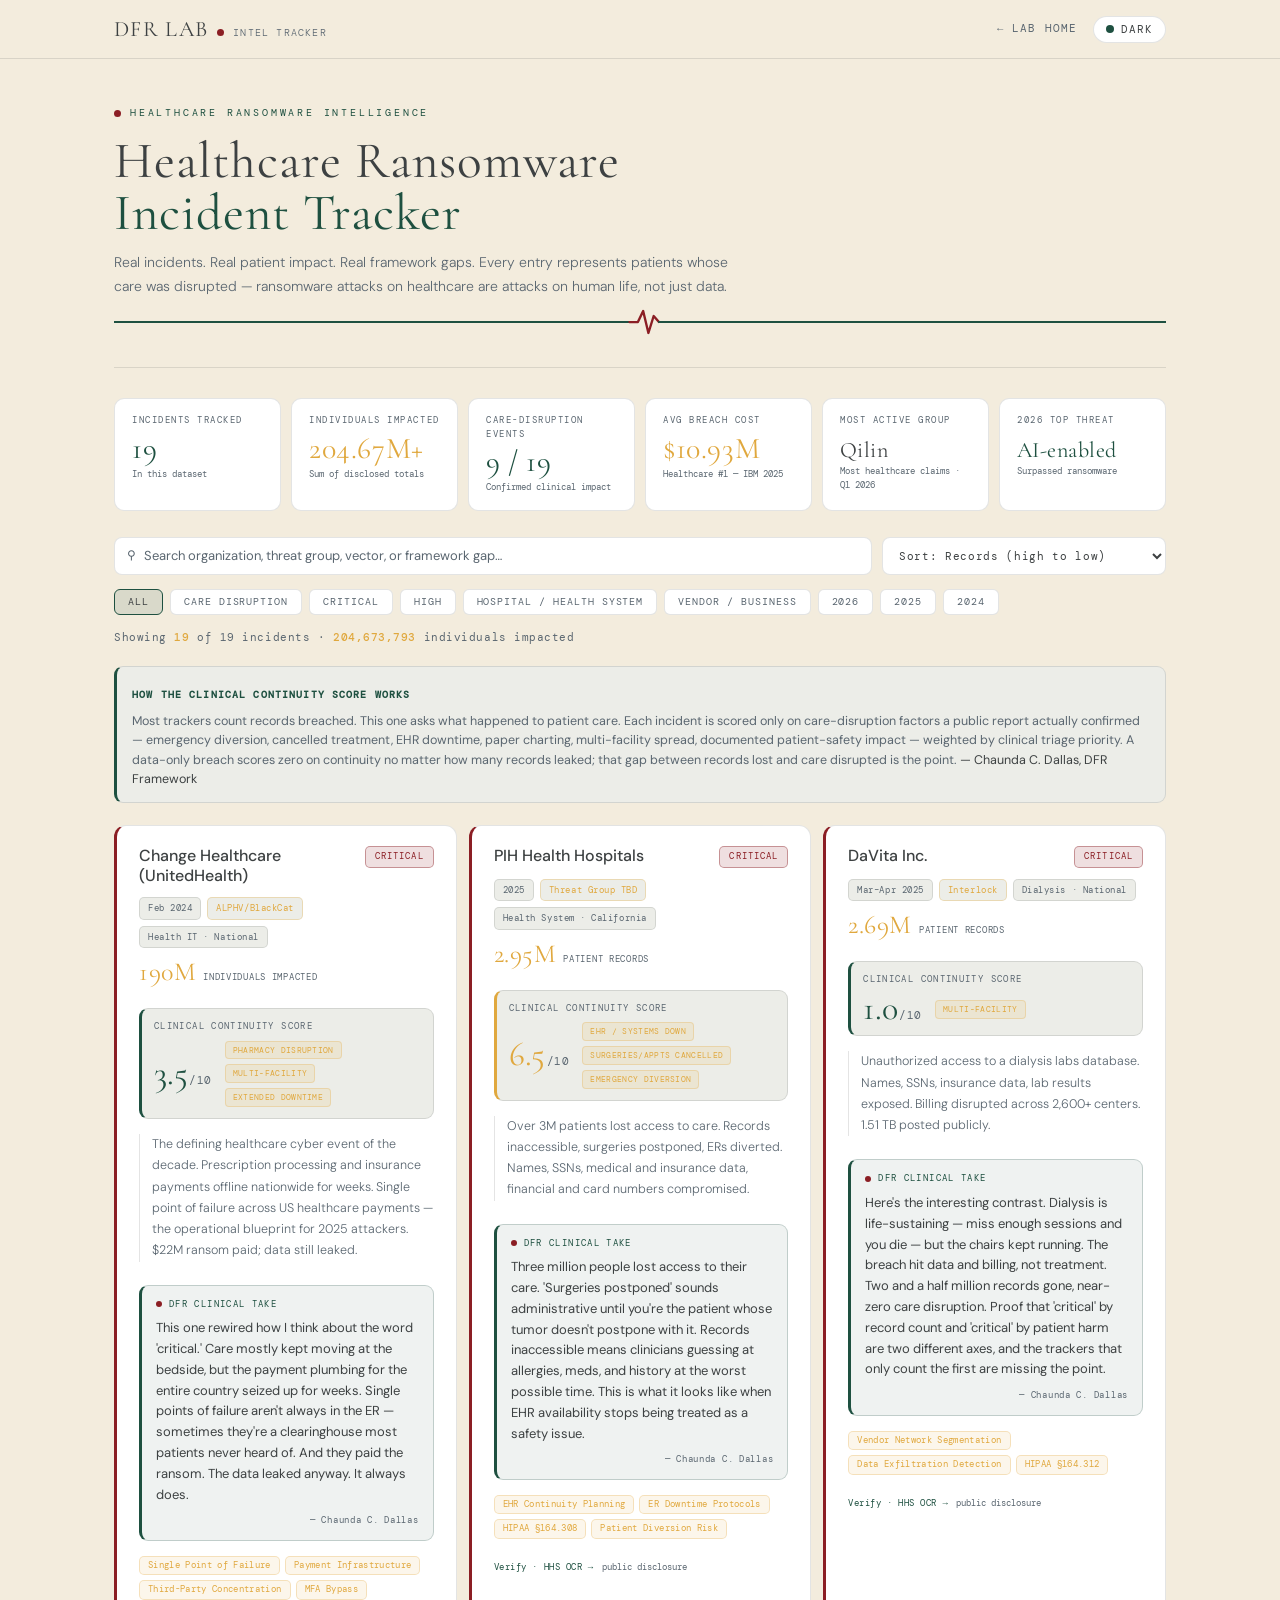
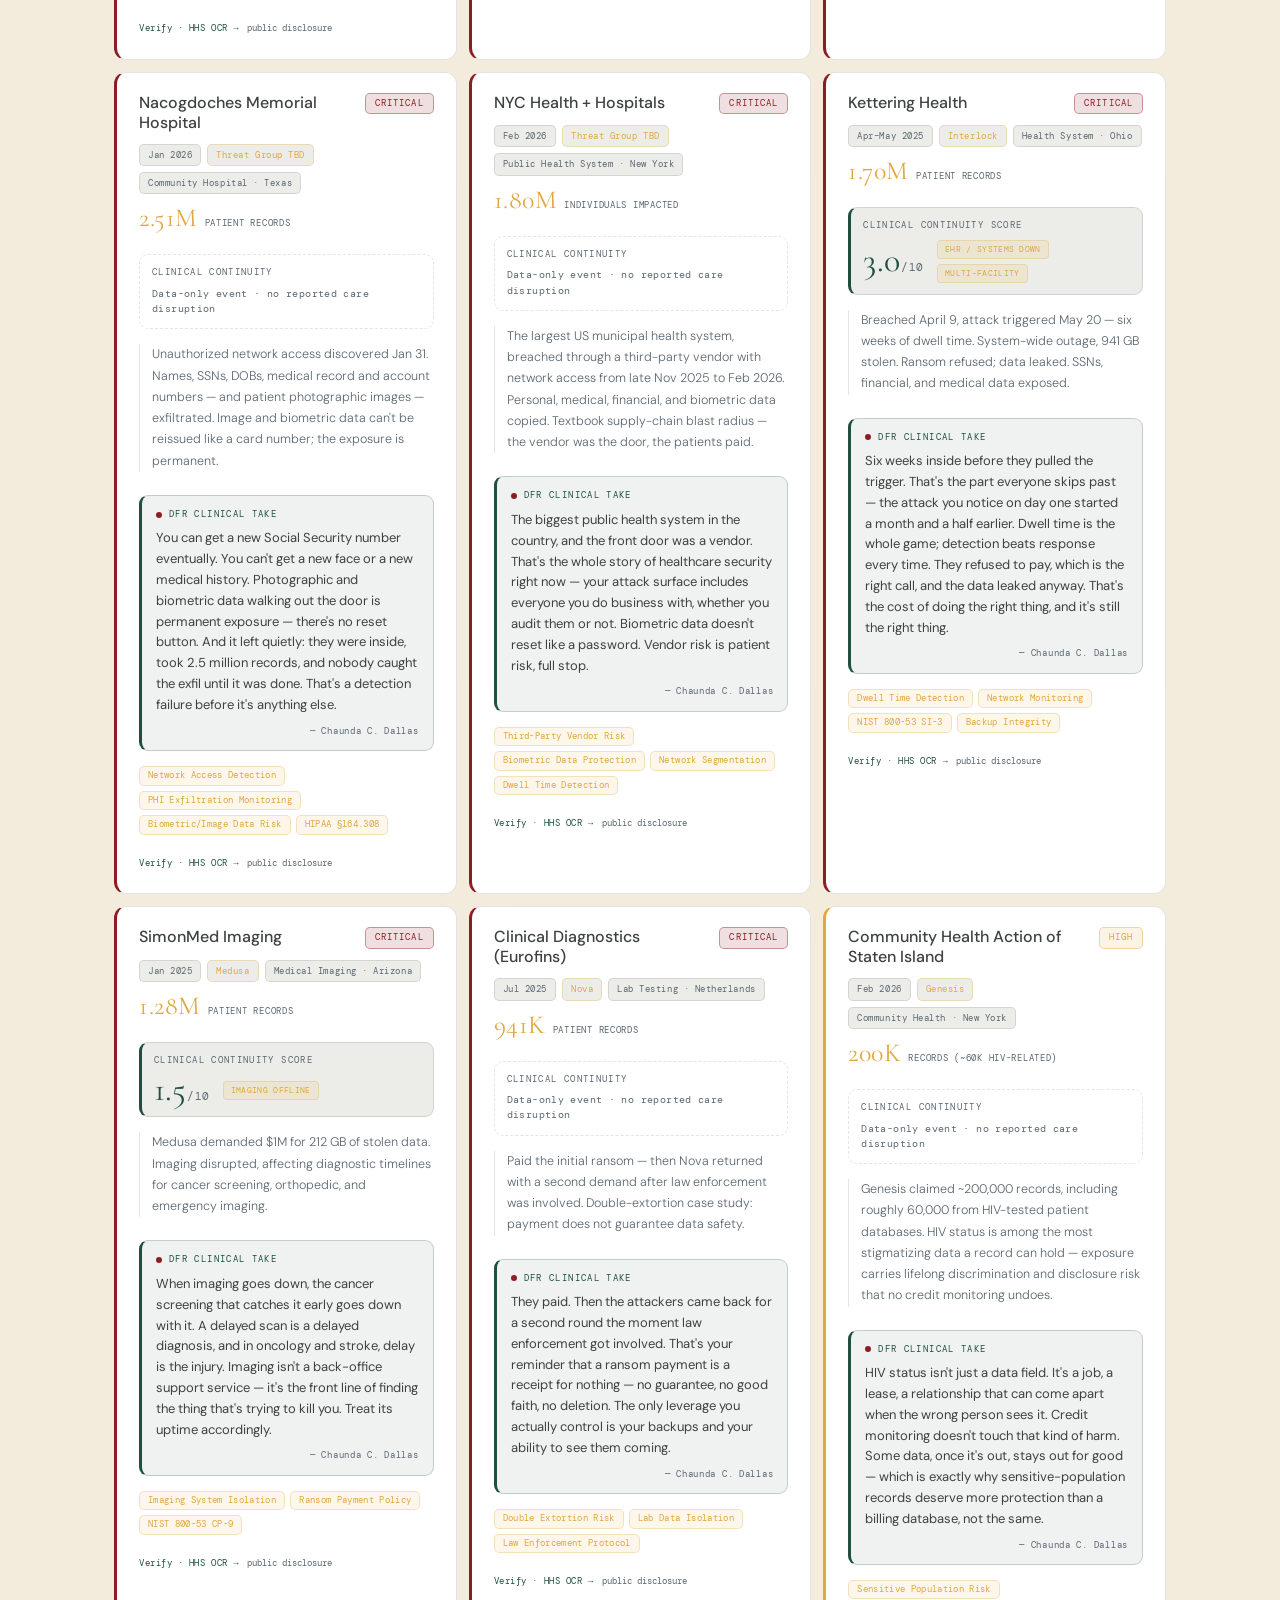
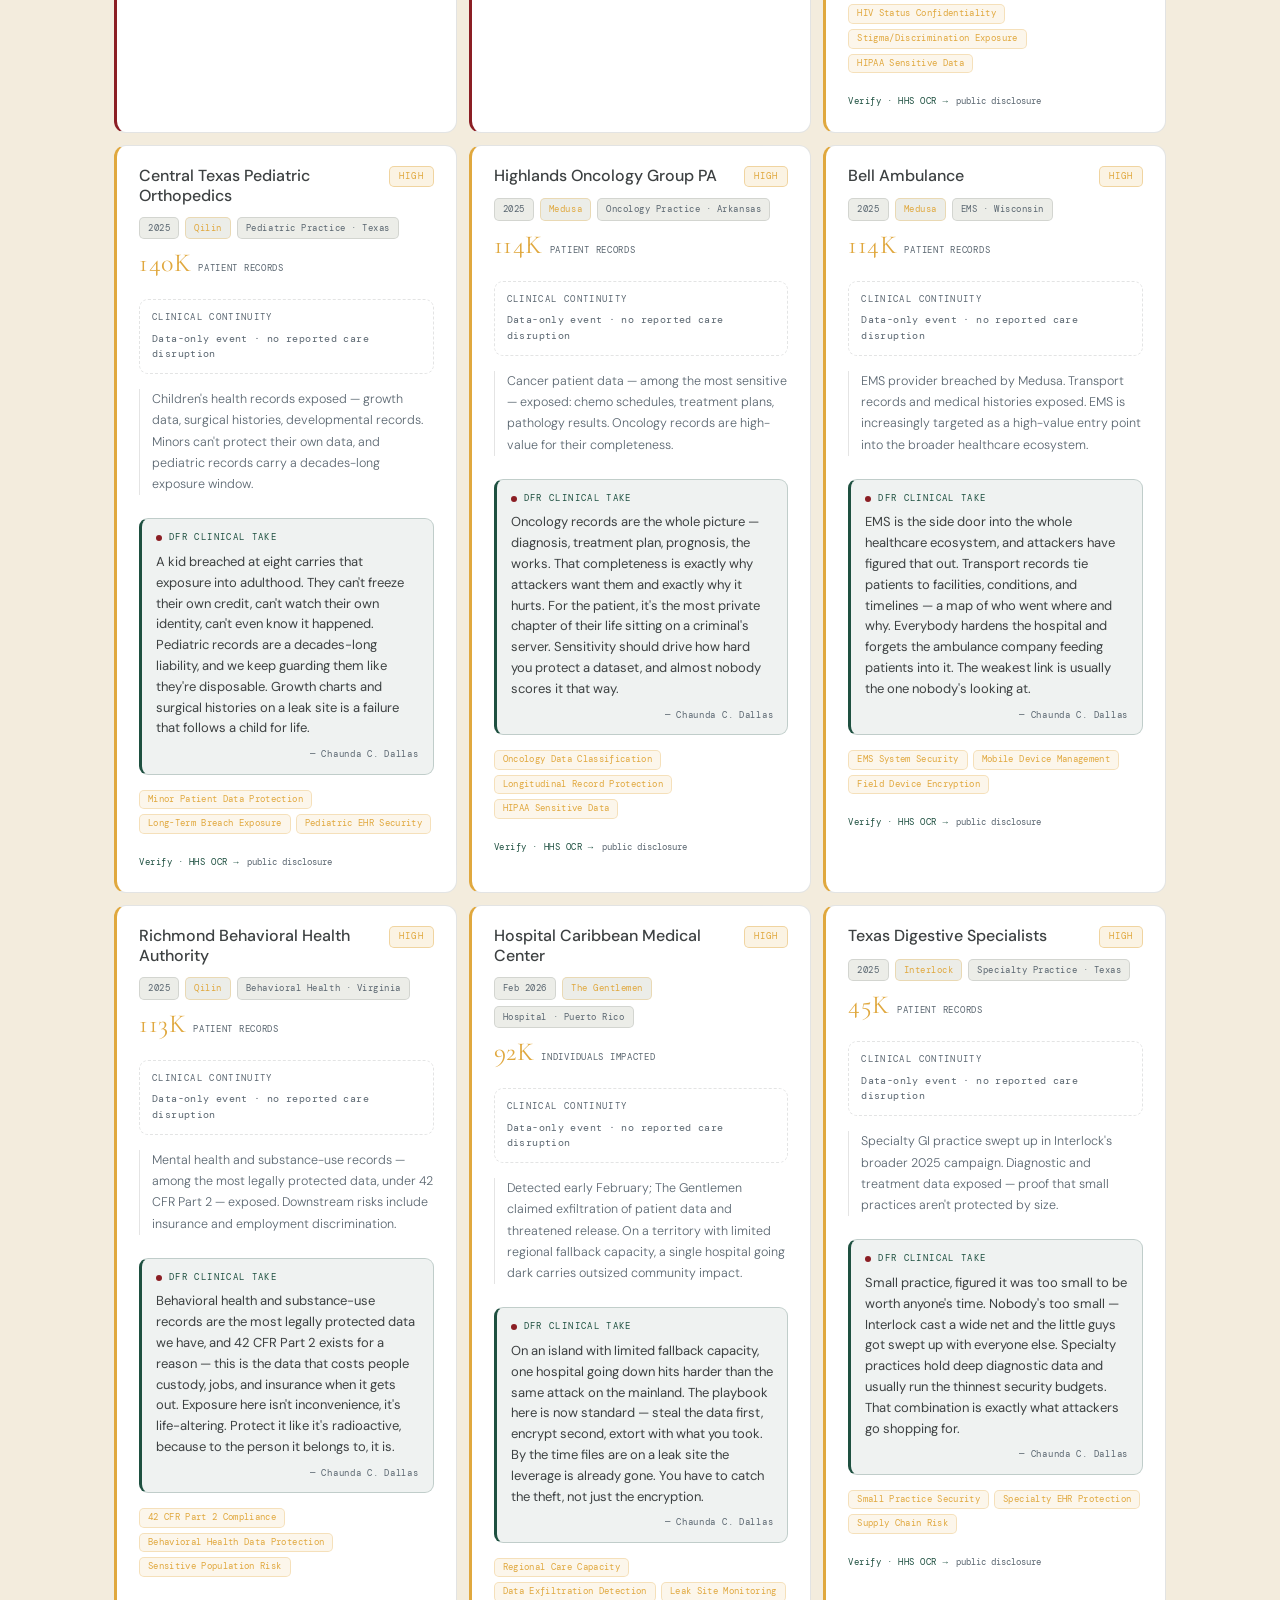
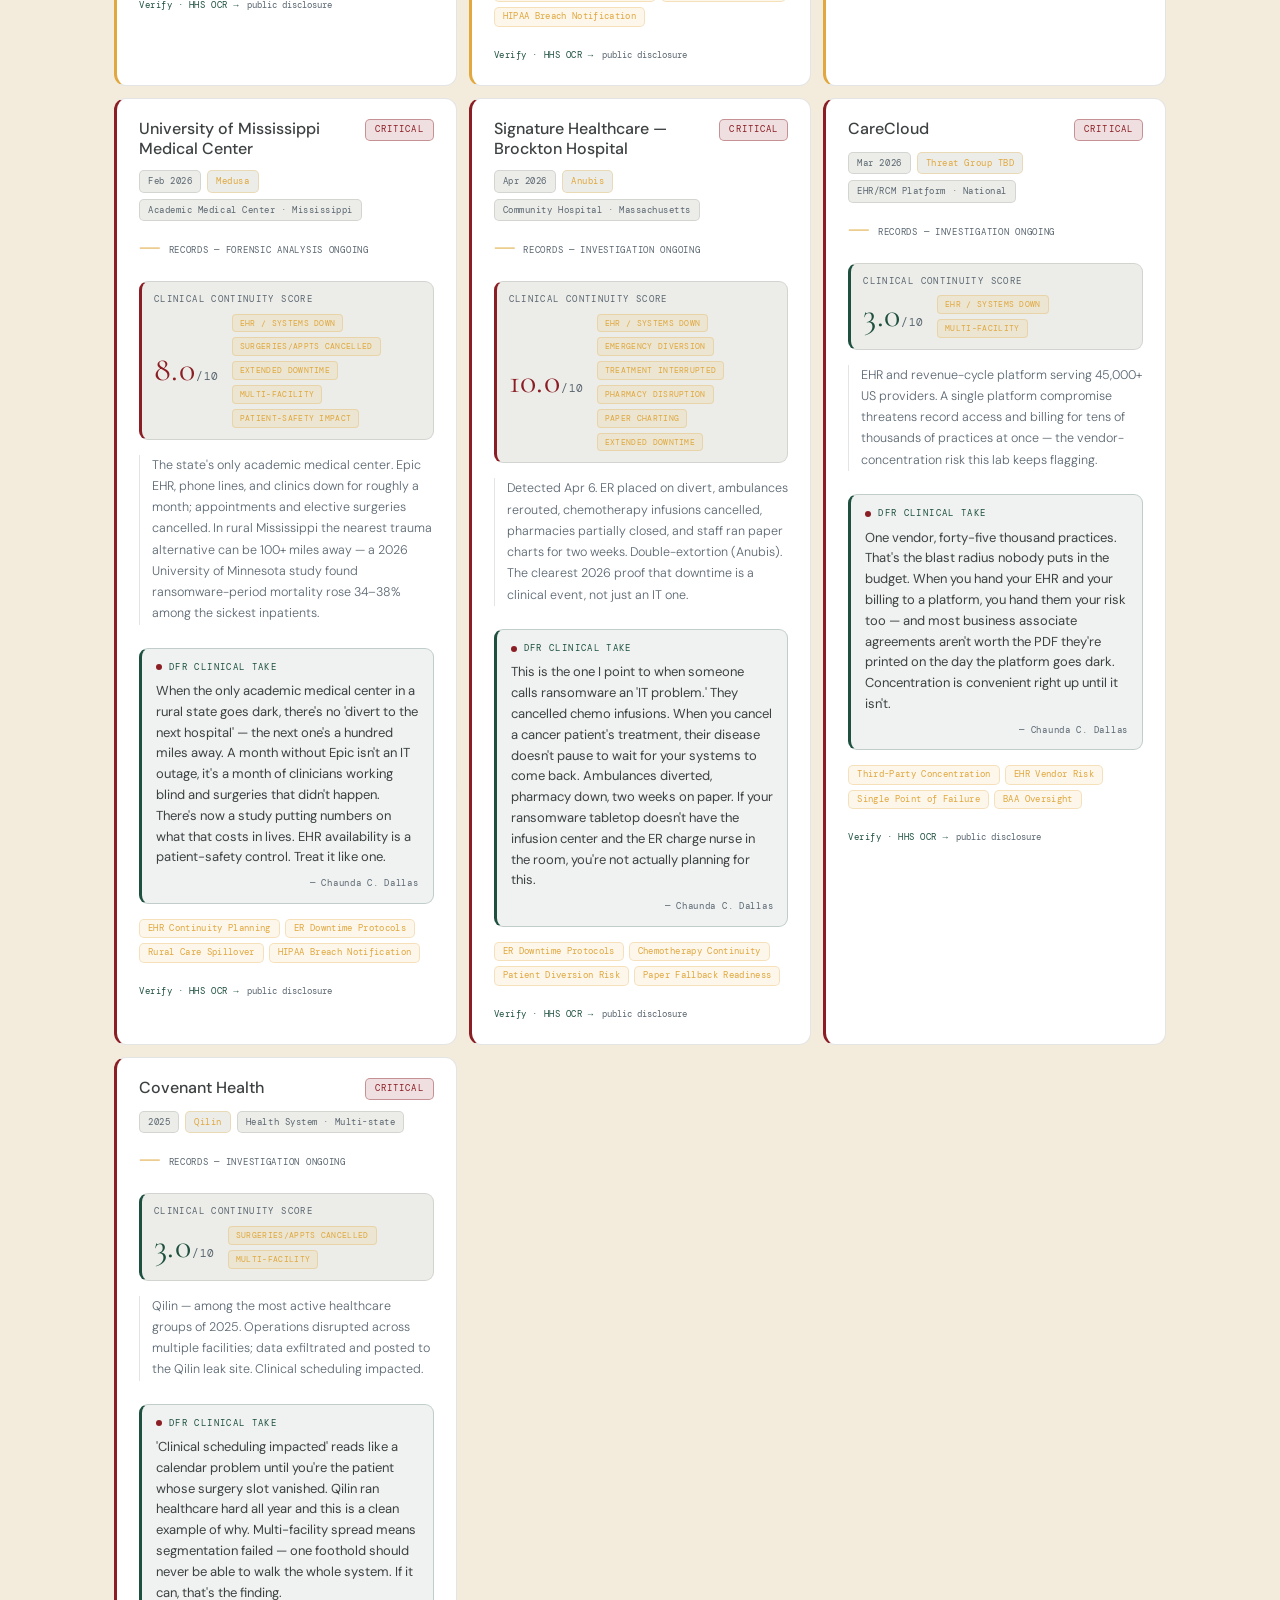
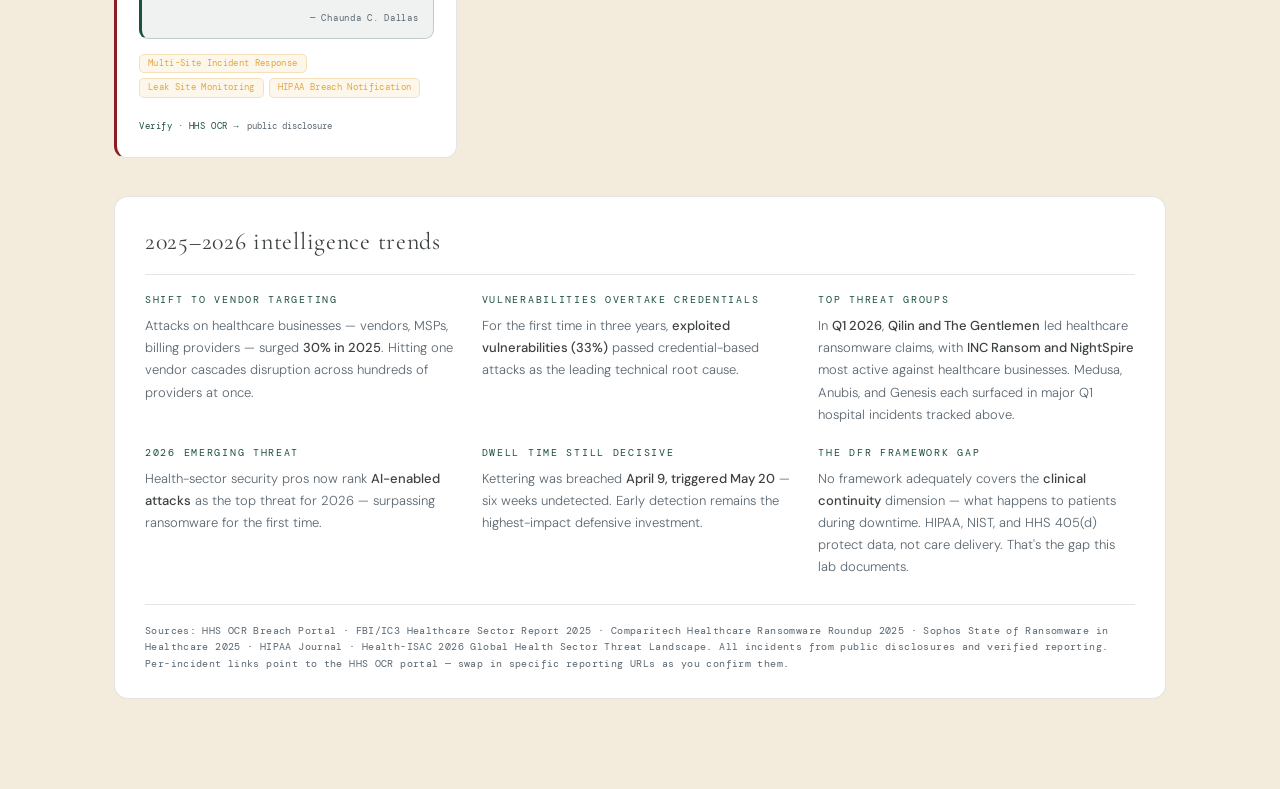
<file: tracker.html>
<!DOCTYPE html>
<html lang="en" data-theme="dark">
<head>
<meta charset="UTF-8">
<meta name="viewport" content="width=device-width, initial-scale=1.0">
<title>Healthcare Ransomware Intelligence Tracker — DFR Lab</title>
<link rel="preconnect" href="https://fonts.googleapis.com">
<link rel="preconnect" href="https://fonts.gstatic.com" crossorigin>
<link href="https://fonts.googleapis.com/css2?family=Cormorant+Garamond:wght@400;600;700&family=DM+Sans:wght@300;400;500;700&family=DM+Mono:wght@400;500&display=swap" rel="stylesheet">
<link rel="stylesheet" href="styles.css" />
<style>
:root{
  --max:1100px;
}

*{box-sizing:border-box;margin:0;padding:0}
body{background:var(--bg);color:var(--text);font-family:'DM Sans',system-ui,sans-serif;line-height:1.6;-webkit-font-smoothing:antialiased;transition:background .25s,color .25s}
.wrap{max-width:var(--max);margin:0 auto;padding:0 24px 90px}
.mono{font-family:'DM Mono',monospace}
::selection{background:var(--emerald);color:var(--bg)}

.bar{position:sticky;top:0;z-index:30;background:color-mix(in srgb,var(--bg) 88%,transparent);backdrop-filter:blur(8px);border-bottom:1px solid var(--border)}
.bar-in{max-width:var(--max);margin:0 auto;padding:0 24px;display:flex;align-items:center;justify-content:space-between;height:58px}
.brand{display:flex;align-items:baseline;gap:9px;font-family:var(--display);letter-spacing:.06em;font-size:22px;line-height:1}
.brand .pulse{width:7px;height:7px;border-radius:50%;background:var(--crimson);display:inline-block;animation:pulse 2s infinite}
.brand .sub{font-family:'DM Mono',monospace;font-size:10px;letter-spacing:.12em;color:var(--dim);text-transform:uppercase}
.barnav{display:flex;align-items:center;gap:16px}
.barnav a{font-family:'DM Mono',monospace;font-size:10.5px;letter-spacing:.1em;color:var(--dim);text-decoration:none;text-transform:uppercase}
.barnav a:hover{color:var(--emerald)}
.toggle{display:flex;align-items:center;gap:7px;background:var(--surface);border:1px solid var(--border);color:var(--text);border-radius:999px;padding:6px 12px;font-family:'DM Mono',monospace;font-size:10.5px;letter-spacing:.1em;cursor:pointer;text-transform:uppercase}
.toggle:hover{border-color:var(--emerald)}
.toggle .dot{width:8px;height:8px;border-radius:50%;background:var(--emerald)}
@keyframes pulse{0%,100%{opacity:1}50%{opacity:.3}}

.ecg{width:100%;height:30px;display:block;margin-top:8px}
.ecg .base{fill:none;stroke:var(--emerald);stroke-width:2;stroke-linecap:round}
.ecg .spike{fill:none;stroke:var(--crimson);stroke-width:2.25;stroke-linecap:round;stroke-linejoin:round}

.header{padding:46px 0 30px;border-bottom:1px solid var(--border);margin-bottom:30px}
.eyebrow{font-family:'DM Mono',monospace;font-size:10px;letter-spacing:.28em;text-transform:uppercase;color:var(--emerald);margin-bottom:14px;display:flex;align-items:center;gap:9px}
h1{font-family:var(--display);font-weight:400;font-size:clamp(2rem,5vw,3.2rem);line-height:1.02;letter-spacing:.02em;margin-bottom:12px}
h1 .accent{color:var(--green)}
.sub{font-size:14px;font-weight:300;color:var(--dim);line-height:1.7;max-width:640px}

.stats{display:grid;grid-template-columns:repeat(auto-fit,minmax(150px,1fr));gap:10px;margin-bottom:26px}
.stat{background:var(--surface);border:1px solid var(--border);border-radius:10px;padding:15px 17px}
.stat .l{font-family:'DM Mono',monospace;font-size:8.5px;letter-spacing:.18em;text-transform:uppercase;color:var(--dim);margin-bottom:6px}
.stat .v{font-family:var(--display);font-size:30px;line-height:1;letter-spacing:.02em}
.stat .v.crimson{color:var(--amber)}
.stat .v.emerald{color:var(--emerald)}
.stat .v.brass{color:var(--brass)}
.stat .s{font-family:'DM Mono',monospace;font-size:9px;color:var(--dim);margin-top:3px}

.controls{display:flex;flex-wrap:wrap;gap:10px;align-items:center;margin-bottom:14px}
.search{flex:1;min-width:220px;display:flex;align-items:center;gap:8px;background:var(--surface);border:1px solid var(--border);border-radius:8px;padding:0 12px;height:38px}
.search input{flex:1;background:transparent;border:none;outline:none;color:var(--text);font-family:'DM Sans',sans-serif;font-size:13px}
.search input::placeholder{color:var(--dim)}
.search .ic{color:var(--dim);font-family:'DM Mono',monospace;font-size:12px}
select.sort{background:var(--surface);border:1px solid var(--border);color:var(--text);border-radius:8px;height:38px;padding:0 12px;font-family:'DM Mono',monospace;font-size:11px;letter-spacing:.06em;cursor:pointer}
.filters{display:flex;gap:7px;flex-wrap:wrap;margin-bottom:14px}
.fbtn{font-family:'DM Mono',monospace;font-size:9.5px;letter-spacing:.1em;text-transform:uppercase;padding:6px 13px;border:1px solid var(--border);background:var(--surface);color:var(--dim);cursor:pointer;border-radius:6px;transition:all .18s}
.fbtn:hover,.fbtn.active{border-color:var(--green);color:var(--text);background:color-mix(in srgb,var(--green) 12%,transparent)}
.summary{font-family:'DM Mono',monospace;font-size:11px;letter-spacing:.05em;color:var(--dim);margin-bottom:20px}
.summary b{color:var(--amber);font-weight:500}

.igrid{display:grid;grid-template-columns:repeat(auto-fill,minmax(330px,1fr));gap:12px}
.icard{background:var(--surface);border:1px solid var(--border);border-radius:12px;padding:20px 22px;display:flex;flex-direction:column;gap:11px;transition:border-color .2s}
.icard:hover{border-color:color-mix(in srgb,var(--green) 45%,var(--border))}
.icard.critical{border-left:3px solid var(--crimson)}
.icard.high{border-left:3px solid var(--brass)}
.ctop{display:flex;align-items:flex-start;justify-content:space-between;gap:10px}
.org{font-family:'DM Sans',sans-serif;font-size:16px;font-weight:500;line-height:1.25}
.badge{font-family:'DM Mono',monospace;font-size:8.5px;letter-spacing:.13em;text-transform:uppercase;padding:3px 9px;border-radius:5px;flex-shrink:0}
.badge.critical{background:color-mix(in srgb,var(--crimson) 14%,transparent);color:var(--crimson);border:1px solid color-mix(in srgb,var(--crimson) 40%,transparent)}
.badge.high{background:color-mix(in srgb,var(--brass) 14%,transparent);color:var(--brass);border:1px solid color-mix(in srgb,var(--brass) 40%,transparent)}
.cmeta{display:flex;flex-wrap:wrap;gap:6px}
.mtag{font-family:'DM Mono',monospace;font-size:9px;letter-spacing:.06em;padding:3px 8px;border:1px solid var(--border);color:var(--dim);border-radius:5px;background:var(--surface-2)}
.mtag.threat{color:var(--amber);border-color:color-mix(in srgb,var(--amber) 30%,transparent);cursor:pointer}
.mtag.threat:hover{background:color-mix(in srgb,var(--amber) 12%,transparent)}
.recs{display:flex;align-items:baseline;gap:7px}
.recs .n{font-family:var(--display);font-size:26px;line-height:1;color:var(--amber);letter-spacing:.02em}
.recs .l{font-family:'DM Mono',monospace;font-size:9px;letter-spacing:.08em;text-transform:uppercase;color:var(--dim)}
.impact{font-size:12.5px;font-weight:300;color:var(--dim);line-height:1.7;border-left:1px solid var(--border);padding-left:12px}
.gaps{display:flex;flex-wrap:wrap;gap:5px}
.gap{font-family:'DM Mono',monospace;font-size:8.5px;letter-spacing:.04em;padding:2px 8px;border:1px solid color-mix(in srgb,var(--brass) 28%,transparent);color:var(--brass);border-radius:5px;background:color-mix(in srgb,var(--brass) 10%,transparent)}
.csrc{margin-top:2px}
.csrc a{font-family:'DM Mono',monospace;font-size:9px;letter-spacing:.06em;color:var(--emerald);text-decoration:none}
.csrc a:hover{text-decoration:underline}
.csrc .vf{font-family:'DM Mono',monospace;font-size:9px;color:var(--dim);margin-left:8px}
.empty{grid-column:1/-1;text-align:center;padding:46px;font-family:'DM Mono',monospace;font-size:12px;color:var(--dim)}

.trends{margin-top:38px;border:1px solid var(--border);background:var(--surface);border-radius:14px;padding:26px 30px}
.trends h2{font-family:var(--display);font-weight:400;font-size:24px;letter-spacing:.03em;margin-bottom:18px;padding-bottom:13px;border-bottom:1px solid var(--border)}
.tgrid{display:grid;grid-template-columns:repeat(auto-fit,minmax(240px,1fr));gap:20px}
.titem .th{font-family:'DM Mono',monospace;font-size:9.5px;letter-spacing:.18em;text-transform:uppercase;color:var(--emerald);margin-bottom:7px}
.titem p{font-size:13px;font-weight:300;color:var(--dim);line-height:1.7}
.titem p strong{color:var(--text);font-weight:500}
.srcnote{margin-top:26px;padding-top:18px;border-top:1px solid var(--border);font-family:'DM Mono',monospace;font-size:9.5px;letter-spacing:.04em;color:var(--dim);line-height:1.7}

@keyframes none2{}
@media (prefers-reduced-motion: reduce){.brand .pulse{animation:none}}
:focus-visible{outline:2px solid var(--emerald);outline-offset:2px;border-radius:4px}
@media(max-width:640px){.igrid{grid-template-columns:1fr}.stats{grid-template-columns:repeat(2,1fr)}}
.dfr{margin:12px 0 4px;padding:11px 12px;border-radius:9px;background:var(--surface-2);border:1px solid var(--border)}
.dfr-h{font-family:'DM Mono',monospace;font-size:8.5px;letter-spacing:.16em;text-transform:uppercase;color:var(--dim);margin-bottom:7px}
.dfr-row{display:flex;align-items:center;gap:13px}
.dfr-n{font-family:var(--display);font-size:34px;line-height:.9;letter-spacing:.01em;flex-shrink:0}
.dfr-n span{font-family:'DM Mono',monospace;font-size:11px;color:var(--dim);letter-spacing:.05em;margin-left:1px}
.dfr-cf{display:flex;flex-wrap:wrap;gap:5px}
.cf{font-family:'DM Mono',monospace;font-size:8px;letter-spacing:.04em;text-transform:uppercase;padding:2px 7px;border-radius:4px;background:color-mix(in srgb,var(--amber) 12%,transparent);color:var(--amber);border:1px solid color-mix(in srgb,var(--amber) 28%,transparent)}
.dfr.sev{border-left:3px solid var(--crimson)} .dfr.sev .dfr-n{color:var(--crimson)}
.dfr.mod{border-left:3px solid var(--brass)} .dfr.mod .dfr-n{color:var(--brass)}
.dfr.low{border-left:3px solid var(--emerald)} .dfr.low .dfr-n{color:var(--emerald)}
.dfr.none{background:transparent;border-style:dashed}
.dfr-flat{font-family:'DM Mono',monospace;font-size:9.5px;letter-spacing:.04em;color:var(--dim)}
.method{margin:0 0 22px;padding:13px 15px;border-radius:9px;background:var(--surface-2);border:1px solid var(--border);border-left:3px solid var(--emerald)}
.method b{font-family:'DM Mono',monospace;font-size:9.5px;letter-spacing:.12em;text-transform:uppercase;color:var(--emerald)}
.method p{font-family:'DM Sans',sans-serif;font-size:12.5px;line-height:1.55;color:var(--dim);margin:6px 0 0}
.method .auth{color:var(--text)}
.take{margin:12px 0 4px;padding:12px 14px;border-radius:9px;background:color-mix(in srgb,var(--emerald) 7%,transparent);border:1px solid color-mix(in srgb,var(--emerald) 22%,transparent);border-left:3px solid var(--emerald)}
.take-h{font-family:'DM Mono',monospace;font-size:8.5px;letter-spacing:.16em;text-transform:uppercase;color:var(--emerald);margin-bottom:7px;display:flex;align-items:center;gap:7px}
.take-pulse{width:6px;height:6px;border-radius:50%;background:var(--crimson);display:inline-block;animation:pulse 2s infinite}
.take p{font-family:'DM Sans',sans-serif;font-size:13px;line-height:1.6;color:var(--text);margin:0}
.take-sig{font-family:'DM Mono',monospace;font-size:9px;letter-spacing:.08em;color:var(--dim);margin-top:8px;text-align:right}
</style>
</head>
<body>

<div class="bar">
  <div class="bar-in">
    <div class="brand">DFR LAB<span class="pulse" aria-hidden="true"></span><span class="sub">Intel Tracker</span></div>
    <div class="barnav">
      <a href="index.html">&larr; Lab home</a>
      <button class="toggle" id="themeBtn" aria-label="Switch light or dark mode"><span class="dot" aria-hidden="true"></span><span id="themeLbl">Light</span></button>
    </div>
  </div>
</div>

<div class="wrap">
  <div class="header">
    <div class="eyebrow"><span class="brand"><span class="pulse" aria-hidden="true"></span></span> Healthcare Ransomware Intelligence</div>
    <h1>Healthcare Ransomware<br><span class="accent">Incident Tracker</span></h1>
    <p class="sub">Real incidents. Real patient impact. Real framework gaps. Every entry represents patients whose care was disrupted — ransomware attacks on healthcare are attacks on human life, not just data.</p>
    <svg class="ecg" viewBox="0 0 1000 30" preserveAspectRatio="none" aria-hidden="true">
      <polyline class="base" points="0,15 470,15 482,15 490,15"></polyline>
      <polyline class="spike" points="490,15 498,15 503,4 508,26 513,9 518,15"></polyline>
      <polyline class="base" points="518,15 1000,15"></polyline>
    </svg>
  </div>

  <div class="stats">
    <div class="stat"><div class="l">Incidents tracked</div><div class="v emerald" id="st-count">0</div><div class="s">In this dataset</div></div>
    <div class="stat"><div class="l">Individuals impacted</div><div class="v crimson" id="st-records">0</div><div class="s">Sum of disclosed totals</div></div>
    <div class="stat"><div class="l">Care-disruption events</div><div class="v emerald" id="st-care">0</div><div class="s">Confirmed clinical impact</div></div>
    <div class="stat"><div class="l">Avg breach cost</div><div class="v brass">$10.93M</div><div class="s">Healthcare #1 — IBM 2025</div></div>
    <div class="stat"><div class="l">Most active group</div><div class="v" style="font-size:22px;padding-top:5px">Qilin</div><div class="s">Most healthcare claims · Q1 2026</div></div>
    <div class="stat"><div class="l">2026 top threat</div><div class="v emerald" style="font-size:22px;padding-top:5px">AI-enabled</div><div class="s">Surpassed ransomware</div></div>
  </div>

  <div class="controls">
    <div class="search"><span class="ic" aria-hidden="true">&#9906;</span><input id="search" type="search" placeholder="Search organization, threat group, vector, or framework gap…" aria-label="Search incidents"></div>
    <select class="sort" id="sort" aria-label="Sort incidents">
      <option value="records">Sort: Records (high to low)</option>
      <option value="dfr">Sort: Clinical Continuity Score</option>
      <option value="date">Sort: Date (newest)</option>
      <option value="severity">Sort: Severity</option>
      <option value="org">Sort: Organization (A–Z)</option>
    </select>
  </div>

  <div class="filters" id="filters">
    <button class="fbtn active" data-f="all">All</button>
    <button class="fbtn" data-f="care">Care disruption</button>
    <button class="fbtn" data-f="critical">Critical</button>
    <button class="fbtn" data-f="high">High</button>
    <button class="fbtn" data-f="hospital">Hospital / Health System</button>
    <button class="fbtn" data-f="vendor">Vendor / Business</button>
    <button class="fbtn" data-f="2026">2026</button>
    <button class="fbtn" data-f="2025">2025</button>
    <button class="fbtn" data-f="2024">2024</button>
  </div>

  <div class="summary" id="summary"></div>

  <div class="method">
    <b>How the Clinical Continuity Score works</b>
    <p>Most trackers count records breached. This one asks what happened to patient care. Each incident is scored only on care-disruption factors a public report actually confirmed — emergency diversion, cancelled treatment, EHR downtime, paper charting, multi-facility spread, documented patient-safety impact — weighted by clinical triage priority. A data-only breach scores zero on continuity no matter how many records leaked; that gap between records lost and care disrupted is the point. <span class="auth">— Chaunda C. Dallas, DFR Framework</span></p>
  </div>

  <div class="igrid" id="grid"></div>

  <div class="trends">
    <h2>2025–2026 intelligence trends</h2>
    <div class="tgrid">
      <div class="titem"><div class="th">Shift to vendor targeting</div><p>Attacks on healthcare businesses — vendors, MSPs, billing providers — surged <strong>30% in 2025</strong>. Hitting one vendor cascades disruption across hundreds of providers at once.</p></div>
      <div class="titem"><div class="th">Vulnerabilities overtake credentials</div><p>For the first time in three years, <strong>exploited vulnerabilities (33%)</strong> passed credential-based attacks as the leading technical root cause.</p></div>
      <div class="titem"><div class="th">Top threat groups</div><p>In <strong>Q1 2026</strong>, <strong>Qilin and The Gentlemen</strong> led healthcare ransomware claims, with <strong>INC Ransom and NightSpire</strong> most active against healthcare businesses. Medusa, Anubis, and Genesis each surfaced in major Q1 hospital incidents tracked above.</p></div>
      <div class="titem"><div class="th">2026 emerging threat</div><p>Health-sector security pros now rank <strong>AI-enabled attacks</strong> as the top threat for 2026 — surpassing ransomware for the first time.</p></div>
      <div class="titem"><div class="th">Dwell time still decisive</div><p>Kettering was breached <strong>April 9, triggered May 20</strong> — six weeks undetected. Early detection remains the highest-impact defensive investment.</p></div>
      <div class="titem"><div class="th">The DFR framework gap</div><p>No framework adequately covers the <strong>clinical continuity</strong> dimension — what happens to patients during downtime. HIPAA, NIST, and HHS 405(d) protect data, not care delivery. That's the gap this lab documents.</p></div>
    </div>
    <div class="srcnote">Sources: HHS OCR Breach Portal · FBI/IC3 Healthcare Sector Report 2025 · Comparitech Healthcare Ransomware Roundup 2025 · Sophos State of Ransomware in Healthcare 2025 · HIPAA Journal · Health-ISAC 2026 Global Health Sector Threat Landscape. All incidents from public disclosures and verified reporting. Per-incident links point to the HHS OCR portal — swap in specific reporting URLs as you confirm them.</div>
  </div>
</div>

<script>
const incidents=[
  {"org":"University of Mississippi Medical Center","records":0,"recLabel":"records — forensic analysis ongoing","date":"Feb 2026","sortDate":202602,"year":"2026","sector":"hospital","severity":"critical","threat":"Medusa","setting":"Academic Medical Center · Mississippi","impact":"The state's only academic medical center. Epic EHR, phone lines, and clinics down for roughly a month; appointments and elective surgeries cancelled. In rural Mississippi the nearest trauma alternative can be 100+ miles away — a 2026 University of Minnesota study found ransomware-period mortality rose 34–38% among the sickest inpatients.","gaps":["EHR Continuity Planning","ER Downtime Protocols","Rural Care Spillover","HIPAA Breach Notification"],"cf":["ehr","surgery","extended","multi","safety"],"take":"When the only academic medical center in a rural state goes dark, there's no 'divert to the next hospital' — the next one's a hundred miles away. A month without Epic isn't an IT outage, it's a month of clinicians working blind and surgeries that didn't happen. There's now a study putting numbers on what that costs in lives. EHR availability is a patient-safety control. Treat it like one."},
  {"org":"Nacogdoches Memorial Hospital","records":2507073,"recLabel":"patient records","date":"Jan 2026","sortDate":202601,"year":"2026","sector":"hospital","severity":"critical","threat":"Threat Group TBD","setting":"Community Hospital · Texas","impact":"Unauthorized network access discovered Jan 31. Names, SSNs, DOBs, medical record and account numbers — and patient photographic images — exfiltrated. Image and biometric data can't be reissued like a card number; the exposure is permanent.","gaps":["Network Access Detection","PHI Exfiltration Monitoring","Biometric/Image Data Risk","HIPAA §164.308"],"cf":[],"take":"You can get a new Social Security number eventually. You can't get a new face or a new medical history. Photographic and biometric data walking out the door is permanent exposure — there's no reset button. And it left quietly: they were inside, took 2.5 million records, and nobody caught the exfil until it was done. That's a detection failure before it's anything else."},
  {"org":"NYC Health + Hospitals","records":1800000,"recLabel":"individuals impacted","date":"Feb 2026","sortDate":202602,"year":"2026","sector":"hospital","severity":"critical","threat":"Threat Group TBD","setting":"Public Health System · New York","impact":"The largest US municipal health system, breached through a third-party vendor with network access from late Nov 2025 to Feb 2026. Personal, medical, financial, and biometric data copied. Textbook supply-chain blast radius — the vendor was the door, the patients paid.","gaps":["Third-Party Vendor Risk","Biometric Data Protection","Network Segmentation","Dwell Time Detection"],"cf":[],"take":"The biggest public health system in the country, and the front door was a vendor. That's the whole story of healthcare security right now — your attack surface includes everyone you do business with, whether you audit them or not. Biometric data doesn't reset like a password. Vendor risk is patient risk, full stop."},
  {"org":"Signature Healthcare — Brockton Hospital","records":0,"recLabel":"records — investigation ongoing","date":"Apr 2026","sortDate":202604,"year":"2026","sector":"hospital","severity":"critical","threat":"Anubis","setting":"Community Hospital · Massachusetts","impact":"Detected Apr 6. ER placed on divert, ambulances rerouted, chemotherapy infusions cancelled, pharmacies partially closed, and staff ran paper charts for two weeks. Double-extortion (Anubis). The clearest 2026 proof that downtime is a clinical event, not just an IT one.","gaps":["ER Downtime Protocols","Chemotherapy Continuity","Patient Diversion Risk","Paper Fallback Readiness"],"cf":["ehr","divert","treatment","pharmacy","paper","extended"],"take":"This is the one I point to when someone calls ransomware an 'IT problem.' They cancelled chemo infusions. When you cancel a cancer patient's treatment, their disease doesn't pause to wait for your systems to come back. Ambulances diverted, pharmacy down, two weeks on paper. If your ransomware tabletop doesn't have the infusion center and the ER charge nurse in the room, you're not actually planning for this."},
  {"org":"CareCloud","records":0,"recLabel":"records — investigation ongoing","date":"Mar 2026","sortDate":202603,"year":"2026","sector":"vendor","severity":"critical","threat":"Threat Group TBD","setting":"EHR/RCM Platform · National","impact":"EHR and revenue-cycle platform serving 45,000+ US providers. A single platform compromise threatens record access and billing for tens of thousands of practices at once — the vendor-concentration risk this lab keeps flagging.","gaps":["Third-Party Concentration","EHR Vendor Risk","Single Point of Failure","BAA Oversight"],"cf":["ehr","multi"],"take":"One vendor, forty-five thousand practices. That's the blast radius nobody puts in the budget. When you hand your EHR and your billing to a platform, you hand them your risk too — and most business associate agreements aren't worth the PDF they're printed on the day the platform goes dark. Concentration is convenient right up until it isn't."},
  {"org":"Community Health Action of Staten Island","records":200000,"recLabel":"records (~60k HIV-related)","date":"Feb 2026","sortDate":202602,"year":"2026","sector":"hospital","severity":"high","threat":"Genesis","setting":"Community Health · New York","impact":"Genesis claimed ~200,000 records, including roughly 60,000 from HIV-tested patient databases. HIV status is among the most stigmatizing data a record can hold — exposure carries lifelong discrimination and disclosure risk that no credit monitoring undoes.","gaps":["Sensitive Population Risk","HIV Status Confidentiality","Stigma/Discrimination Exposure","HIPAA Sensitive Data"],"cf":[],"take":"HIV status isn't just a data field. It's a job, a lease, a relationship that can come apart when the wrong person sees it. Credit monitoring doesn't touch that kind of harm. Some data, once it's out, stays out for good — which is exactly why sensitive-population records deserve more protection than a billing database, not the same."},
  {"org":"Hospital Caribbean Medical Center","records":92000,"recLabel":"individuals impacted","date":"Feb 2026","sortDate":202602,"year":"2026","sector":"hospital","severity":"high","threat":"The Gentlemen","setting":"Hospital · Puerto Rico","impact":"Detected early February; The Gentlemen claimed exfiltration of patient data and threatened release. On a territory with limited regional fallback capacity, a single hospital going dark carries outsized community impact.","gaps":["Regional Care Capacity","Data Exfiltration Detection","Leak Site Monitoring","HIPAA Breach Notification"],"cf":[],"take":"On an island with limited fallback capacity, one hospital going down hits harder than the same attack on the mainland. The playbook here is now standard — steal the data first, encrypt second, extort with what you took. By the time files are on a leak site the leverage is already gone. You have to catch the theft, not just the encryption."},
  {"org":"Change Healthcare (UnitedHealth)","records":190000000,"recLabel":"individuals impacted","date":"Feb 2024","sortDate":202402,"year":"2024","sector":"vendor","severity":"critical","threat":"ALPHV/BlackCat","setting":"Health IT · National","impact":"The defining healthcare cyber event of the decade. Prescription processing and insurance payments offline nationwide for weeks. Single point of failure across US healthcare payments — the operational blueprint for 2025 attackers. $22M ransom paid; data still leaked.","gaps":["Single Point of Failure","Payment Infrastructure","Third-Party Concentration","MFA Bypass"],"cf":["pharmacy","multi","extended"],"take":"This one rewired how I think about the word 'critical.' Care mostly kept moving at the bedside, but the payment plumbing for the entire country seized up for weeks. Single points of failure aren't always in the ER — sometimes they're a clearinghouse most patients never heard of. And they paid the ransom. The data leaked anyway. It always does."},
  {"org":"PIH Health Hospitals","records":2947264,"recLabel":"patient records","date":"2025","sortDate":202506,"year":"2025","sector":"hospital","severity":"critical","threat":"Threat Group TBD","setting":"Health System · California","impact":"Over 3M patients lost access to care. Records inaccessible, surgeries postponed, ERs diverted. Names, SSNs, medical and insurance data, financial and card numbers compromised.","gaps":["EHR Continuity Planning","ER Downtime Protocols","HIPAA §164.308","Patient Diversion Risk"],"cf":["ehr","surgery","divert"],"take":"Three million people lost access to their care. 'Surgeries postponed' sounds administrative until you're the patient whose tumor doesn't postpone with it. Records inaccessible means clinicians guessing at allergies, meds, and history at the worst possible time. This is what it looks like when EHR availability stops being treated as a safety issue."},
  {"org":"DaVita Inc.","records":2689826,"recLabel":"patient records","date":"Mar–Apr 2025","sortDate":202503,"year":"2025","sector":"vendor","severity":"critical","threat":"Interlock","setting":"Dialysis · National","impact":"Unauthorized access to a dialysis labs database. Names, SSNs, insurance data, lab results exposed. Billing disrupted across 2,600+ centers. 1.51 TB posted publicly.","gaps":["Vendor Network Segmentation","Data Exfiltration Detection","HIPAA §164.312"],"cf":["multi"],"take":"Here's the interesting contrast. Dialysis is life-sustaining — miss enough sessions and you die — but the chairs kept running. The breach hit data and billing, not treatment. Two and a half million records gone, near-zero care disruption. Proof that 'critical' by record count and 'critical' by patient harm are two different axes, and the trackers that only count the first are missing the point."},
  {"org":"Kettering Health","records":1695382,"recLabel":"patient records","date":"Apr–May 2025","sortDate":202505,"year":"2025","sector":"hospital","severity":"critical","threat":"Interlock","setting":"Health System · Ohio","impact":"Breached April 9, attack triggered May 20 — six weeks of dwell time. System-wide outage, 941 GB stolen. Ransom refused; data leaked. SSNs, financial, and medical data exposed.","gaps":["Dwell Time Detection","Network Monitoring","NIST 800-53 SI-3","Backup Integrity"],"cf":["ehr","multi"],"take":"Six weeks inside before they pulled the trigger. That's the part everyone skips past — the attack you notice on day one started a month and a half earlier. Dwell time is the whole game; detection beats response every time. They refused to pay, which is the right call, and the data leaked anyway. That's the cost of doing the right thing, and it's still the right thing."},
  {"org":"SimonMed Imaging","records":1275669,"recLabel":"patient records","date":"Jan 2025","sortDate":202501,"year":"2025","sector":"vendor","severity":"critical","threat":"Medusa","setting":"Medical Imaging · Arizona","impact":"Medusa demanded $1M for 212 GB of stolen data. Imaging disrupted, affecting diagnostic timelines for cancer screening, orthopedic, and emergency imaging.","gaps":["Imaging System Isolation","Ransom Payment Policy","NIST 800-53 CP-9"],"cf":["imaging"],"take":"When imaging goes down, the cancer screening that catches it early goes down with it. A delayed scan is a delayed diagnosis, and in oncology and stroke, delay is the injury. Imaging isn't a back-office support service — it's the front line of finding the thing that's trying to kill you. Treat its uptime accordingly."},
  {"org":"Clinical Diagnostics (Eurofins)","records":941000,"recLabel":"patient records","date":"Jul 2025","sortDate":202507,"year":"2025","sector":"vendor","severity":"critical","threat":"Nova","setting":"Lab Testing · Netherlands","impact":"Paid the initial ransom — then Nova returned with a second demand after law enforcement was involved. Double-extortion case study: payment does not guarantee data safety.","gaps":["Double Extortion Risk","Lab Data Isolation","Law Enforcement Protocol"],"cf":[],"take":"They paid. Then the attackers came back for a second round the moment law enforcement got involved. That's your reminder that a ransom payment is a receipt for nothing — no guarantee, no good faith, no deletion. The only leverage you actually control is your backups and your ability to see them coming."},
  {"org":"Covenant Health","records":0,"recLabel":"records — investigation ongoing","date":"2025","sortDate":202506,"year":"2025","sector":"hospital","severity":"critical","threat":"Qilin","setting":"Health System · Multi-state","impact":"Qilin — among the most active healthcare groups of 2025. Operations disrupted across multiple facilities; data exfiltrated and posted to the Qilin leak site. Clinical scheduling impacted.","gaps":["Multi-Site Incident Response","Leak Site Monitoring","HIPAA Breach Notification"],"cf":["surgery","multi"],"take":"'Clinical scheduling impacted' reads like a calendar problem until you're the patient whose surgery slot vanished. Qilin ran healthcare hard all year and this is a clean example of why. Multi-facility spread means segmentation failed — one foothold should never be able to walk the whole system. If it can, that's the finding."},
  {"org":"Central Texas Pediatric Orthopedics","records":140000,"recLabel":"patient records","date":"2025","sortDate":202506,"year":"2025","sector":"vendor","severity":"high","threat":"Qilin","setting":"Pediatric Practice · Texas","impact":"Children's health records exposed — growth data, surgical histories, developmental records. Minors can't protect their own data, and pediatric records carry a decades-long exposure window.","gaps":["Minor Patient Data Protection","Long-Term Breach Exposure","Pediatric EHR Security"],"cf":[],"take":"A kid breached at eight carries that exposure into adulthood. They can't freeze their own credit, can't watch their own identity, can't even know it happened. Pediatric records are a decades-long liability, and we keep guarding them like they're disposable. Growth charts and surgical histories on a leak site is a failure that follows a child for life."},
  {"org":"Highlands Oncology Group PA","records":114000,"recLabel":"patient records","date":"2025","sortDate":202506,"year":"2025","sector":"vendor","severity":"high","threat":"Medusa","setting":"Oncology Practice · Arkansas","impact":"Cancer patient data — among the most sensitive — exposed: chemo schedules, treatment plans, pathology results. Oncology records are high-value for their completeness.","gaps":["Oncology Data Classification","Longitudinal Record Protection","HIPAA Sensitive Data"],"cf":[],"take":"Oncology records are the whole picture — diagnosis, treatment plan, prognosis, the works. That completeness is exactly why attackers want them and exactly why it hurts. For the patient, it's the most private chapter of their life sitting on a criminal's server. Sensitivity should drive how hard you protect a dataset, and almost nobody scores it that way."},
  {"org":"Bell Ambulance","records":114000,"recLabel":"patient records","date":"2025","sortDate":202506,"year":"2025","sector":"vendor","severity":"high","threat":"Medusa","setting":"EMS · Wisconsin","impact":"EMS provider breached by Medusa. Transport records and medical histories exposed. EMS is increasingly targeted as a high-value entry point into the broader healthcare ecosystem.","gaps":["EMS System Security","Mobile Device Management","Field Device Encryption"],"cf":[],"take":"EMS is the side door into the whole healthcare ecosystem, and attackers have figured that out. Transport records tie patients to facilities, conditions, and timelines — a map of who went where and why. Everybody hardens the hospital and forgets the ambulance company feeding patients into it. The weakest link is usually the one nobody's looking at."},
  {"org":"Richmond Behavioral Health Authority","records":113000,"recLabel":"patient records","date":"2025","sortDate":202506,"year":"2025","sector":"hospital","severity":"high","threat":"Qilin","setting":"Behavioral Health · Virginia","impact":"Mental health and substance-use records — among the most legally protected data, under 42 CFR Part 2 — exposed. Downstream risks include insurance and employment discrimination.","gaps":["42 CFR Part 2 Compliance","Behavioral Health Data Protection","Sensitive Population Risk"],"cf":[],"take":"Behavioral health and substance-use records are the most legally protected data we have, and 42 CFR Part 2 exists for a reason — this is the data that costs people custody, jobs, and insurance when it gets out. Exposure here isn't inconvenience, it's life-altering. Protect it like it's radioactive, because to the person it belongs to, it is."},
  {"org":"Texas Digestive Specialists","records":44579,"recLabel":"patient records","date":"2025","sortDate":202506,"year":"2025","sector":"vendor","severity":"high","threat":"Interlock","setting":"Specialty Practice · Texas","impact":"Specialty GI practice swept up in Interlock's broader 2025 campaign. Diagnostic and treatment data exposed — proof that small practices aren't protected by size.","gaps":["Small Practice Security","Specialty EHR Protection","Supply Chain Risk"],"cf":[],"take":"Small practice, figured it was too small to be worth anyone's time. Nobody's too small — Interlock cast a wide net and the little guys got swept up with everyone else. Specialty practices hold deep diagnostic data and usually run the thinnest security budgets. That combination is exactly what attackers go shopping for."}
];
const HHS="https://ocrportal.hhs.gov/ocr/breach/breach_report.jsf";

function fmt(n){ if(n>=1e6) return (n/1e6).toFixed(n%1e6===0?0:2).replace(/\.00$/,'')+'M'; if(n>=1e3) return Math.round(n/1e3)+'K'; return n.toLocaleString(); }
// DFR Clinical Continuity Score — weights encode triage priority:
// life-critical interruptions outrank administrative ones, the way they would at the bedside.
// Score = capped sum of the care-disruption factors a public report actually confirmed.
const DFR_W={treatment:3.5,divert:2.5,surgery:2,ehr:2,safety:2,pharmacy:1.5,imaging:1.5,paper:1,multi:1,extended:1};
const DFR_LBL={treatment:"Treatment interrupted",divert:"Emergency diversion",surgery:"Surgeries/appts cancelled",ehr:"EHR / systems down",safety:"Patient-safety impact",pharmacy:"Pharmacy disruption",imaging:"Imaging offline",paper:"Paper charting",multi:"Multi-facility",extended:"Extended downtime"};
function dfrScore(i){const raw=(i.cf||[]).reduce((s,k)=>s+(DFR_W[k]||0),0);return Math.min(10,Math.round(raw*10)/10);}
function dfrTier(v){return v>=7?"sev":v>=4?"mod":v>0?"low":"none";}
function scoreBlock(i){
  const v=dfrScore(i),t=dfrTier(i.cf&&i.cf.length?v:0);
  if(t==='none') return '<div class="dfr none"><div class="dfr-h">Clinical Continuity</div><div class="dfr-flat">Data-only event · no reported care disruption</div></div>';
  const chips=(i.cf||[]).map(k=>`<span class="cf">${DFR_LBL[k]||k}</span>`).join('');
  return `<div class="dfr ${t}"><div class="dfr-h">Clinical Continuity Score</div><div class="dfr-row"><div class="dfr-n">${v.toFixed(1)}<span>/10</span></div><div class="dfr-cf">${chips}</div></div></div>`;
}
const sevRank={critical:0,high:1,medium:2};
let state={filter:'all',q:'',sort:'records'};

function matches(i){
  const f=state.filter;
  let ok=true;
  if(f==='critical'||f==='high') ok=i.severity===f;
  else if(f==='care') ok=(i.cf&&i.cf.length>0);
  else if(f==='hospital'||f==='vendor') ok=i.sector===f;
  else if(f==='2026'||f==='2025'||f==='2024') ok=i.year===f;
  if(ok && state.q){
    const hay=(i.org+' '+i.threat+' '+i.setting+' '+i.impact+' '+i.gaps.join(' ')).toLowerCase();
    ok=hay.includes(state.q.toLowerCase());
  }
  return ok;
}
function sortFn(a,b){
  if(state.sort==='records') return b.records-a.records;
  if(state.sort==='dfr') return dfrScore(b)-dfrScore(a)||b.records-a.records;
  if(state.sort==='date') return b.sortDate-a.sortDate;
  if(state.sort==='severity') return sevRank[a.severity]-sevRank[b.severity]||b.records-a.records;
  if(state.sort==='org') return a.org.localeCompare(b.org);
  return 0;
}
function render(){
  const list=incidents.filter(matches).sort(sortFn);
  const grid=document.getElementById('grid');
  if(!list.length){ grid.innerHTML='<div class="empty">No incidents match this filter.</div>'; }
  else {
    grid.innerHTML=list.map(i=>`
      <div class="icard ${i.severity}">
        <div class="ctop"><div class="org">${i.org}</div><span class="badge ${i.severity}">${i.severity}</span></div>
        <div class="cmeta"><span class="mtag">${i.date}</span><span class="mtag threat" data-threat="${i.threat}">${i.threat}</span><span class="mtag">${i.setting}</span></div>
        <div class="recs"><div class="n">${i.records>0?fmt(i.records):'—'}</div><div class="l">${i.recLabel}</div></div>
        ${scoreBlock(i)}
        <div class="impact">${i.impact}</div>
        ${i.take?`<div class="take"><div class="take-h"><span class="take-pulse"></span> DFR Clinical Take</div><p>${i.take}</p><div class="take-sig">— Chaunda C. Dallas</div></div>`:''}
        <div class="gaps">${i.gaps.map(g=>`<span class="gap">${g}</span>`).join('')}</div>
        <div class="csrc"><a href="${HHS}" target="_blank" rel="noopener">Verify · HHS OCR &rarr;</a><span class="vf">public disclosure</span></div>
      </div>`).join('');
    grid.querySelectorAll('.mtag.threat').forEach(t=>t.addEventListener('click',()=>{document.getElementById('search').value=t.dataset.threat;state.q=t.dataset.threat;render();}));
  }
  const totalRec=list.reduce((s,i)=>s+i.records,0);
  document.getElementById('summary').innerHTML=`Showing <b>${list.length}</b> of ${incidents.length} incidents · <b>${totalRec.toLocaleString()}</b> individuals impacted`;
  document.getElementById('st-count').textContent=incidents.length;
  document.getElementById('st-records').textContent=fmt(incidents.reduce((s,i)=>s+i.records,0))+'+';
  document.getElementById('st-care').textContent=incidents.filter(i=>i.cf&&i.cf.length).length+' / '+incidents.length;
}
document.getElementById('filters').addEventListener('click',e=>{const b=e.target.closest('.fbtn');if(!b)return;document.querySelectorAll('.fbtn').forEach(x=>x.classList.remove('active'));b.classList.add('active');state.filter=b.dataset.f;render();});
document.getElementById('search').addEventListener('input',e=>{state.q=e.target.value;render();});
document.getElementById('sort').addEventListener('change',e=>{state.sort=e.target.value;render();});

(function(){var root=document.documentElement,btn=document.getElementById('themeBtn'),lbl=document.getElementById('themeLbl');
function set(t){root.setAttribute('data-theme',t);lbl.textContent=(t==='dark'?'Light':'Dark');}
try{var p=window.matchMedia&&window.matchMedia('(prefers-color-scheme: light)').matches;set(p?'light':'dark');}catch(e){set('dark');}
btn.addEventListener('click',function(){set(root.getAttribute('data-theme')==='dark'?'light':'dark');});})();
render();
</script>
</body>
</html>
</file>
<file: styles.css>
/* ==========================================================================
   DIGITAL FIRST RESPONDER LAB - UNIFIED BRAND IDENTITY MIGRATION
   ========================================================================== */

:root {
  /* Dark Theme (Default Baseline) */
  --bg: #161B21; 
  --bg-2: #12161b; 
  --surface: #1E242B; 
  --surface-2: #232B34; 
  --surface-3: #2a323c;
  
  --text: #3D4142; /* Slate fallback for light overrides, mapped structurally below */
  
  /* Locked Brand Tokens Integration */
  --green: #1E5040;      /* Identity color: headers, logo, nav, links, primary UI */
  --amber: #E0A83E;      /* CTAs, highlights, hover states, accents */
  --crimson: #8B1E24;    /* ECG/pulse elements ONLY */
  --cream: #F3ECDD;      /* Backgrounds */
  --slate: #3D4142;      /* Body text, secondary UI */

  /* Map Legacy Variables to New Purposed Design Tokens */
  --emerald: var(--green);
  --brass: var(--amber);
  --sport: var(--slate);
  --border: rgba(255, 255, 255, 0.09);
  
  /* Typography Configuration */
  --mono: 'DM Mono', monospace; 
  --sans: 'DM Sans', sans-serif; 
  --display: 'Cormorant Garamond', serif;
  
  /* Layout Containers */
  --max-width-default: 1080px;
}

/* Maintain dark mode default presentation as requested */
:root {
  --bg: #161B21;
  --surface: #1E242B;
  --surface-2: #232B34;
  --text: #F4F4F1;
  --dim: #95A0AB;
  --faint: #6b7480;
  --line: #222a33;
}

[data-theme="light"] {
  /* Light Theme Overrides using Locked Tokens */
  --bg: var(--cream); 
  --bg-2: #ECEDE8; 
  --surface: #FFFFFF; 
  --surface-2: #ECEDE8; 
  --surface-3: #E2E3DD;
  
  --text: var(--slate); 
  --dim: #5A6670; 
  --faint: #8A929B; 
  --line: #dcdcd6;
  
  --emerald: var(--green); 
  --brass: var(--amber);
  
  --border: rgba(61, 65, 66, 0.14);
}
</file>
